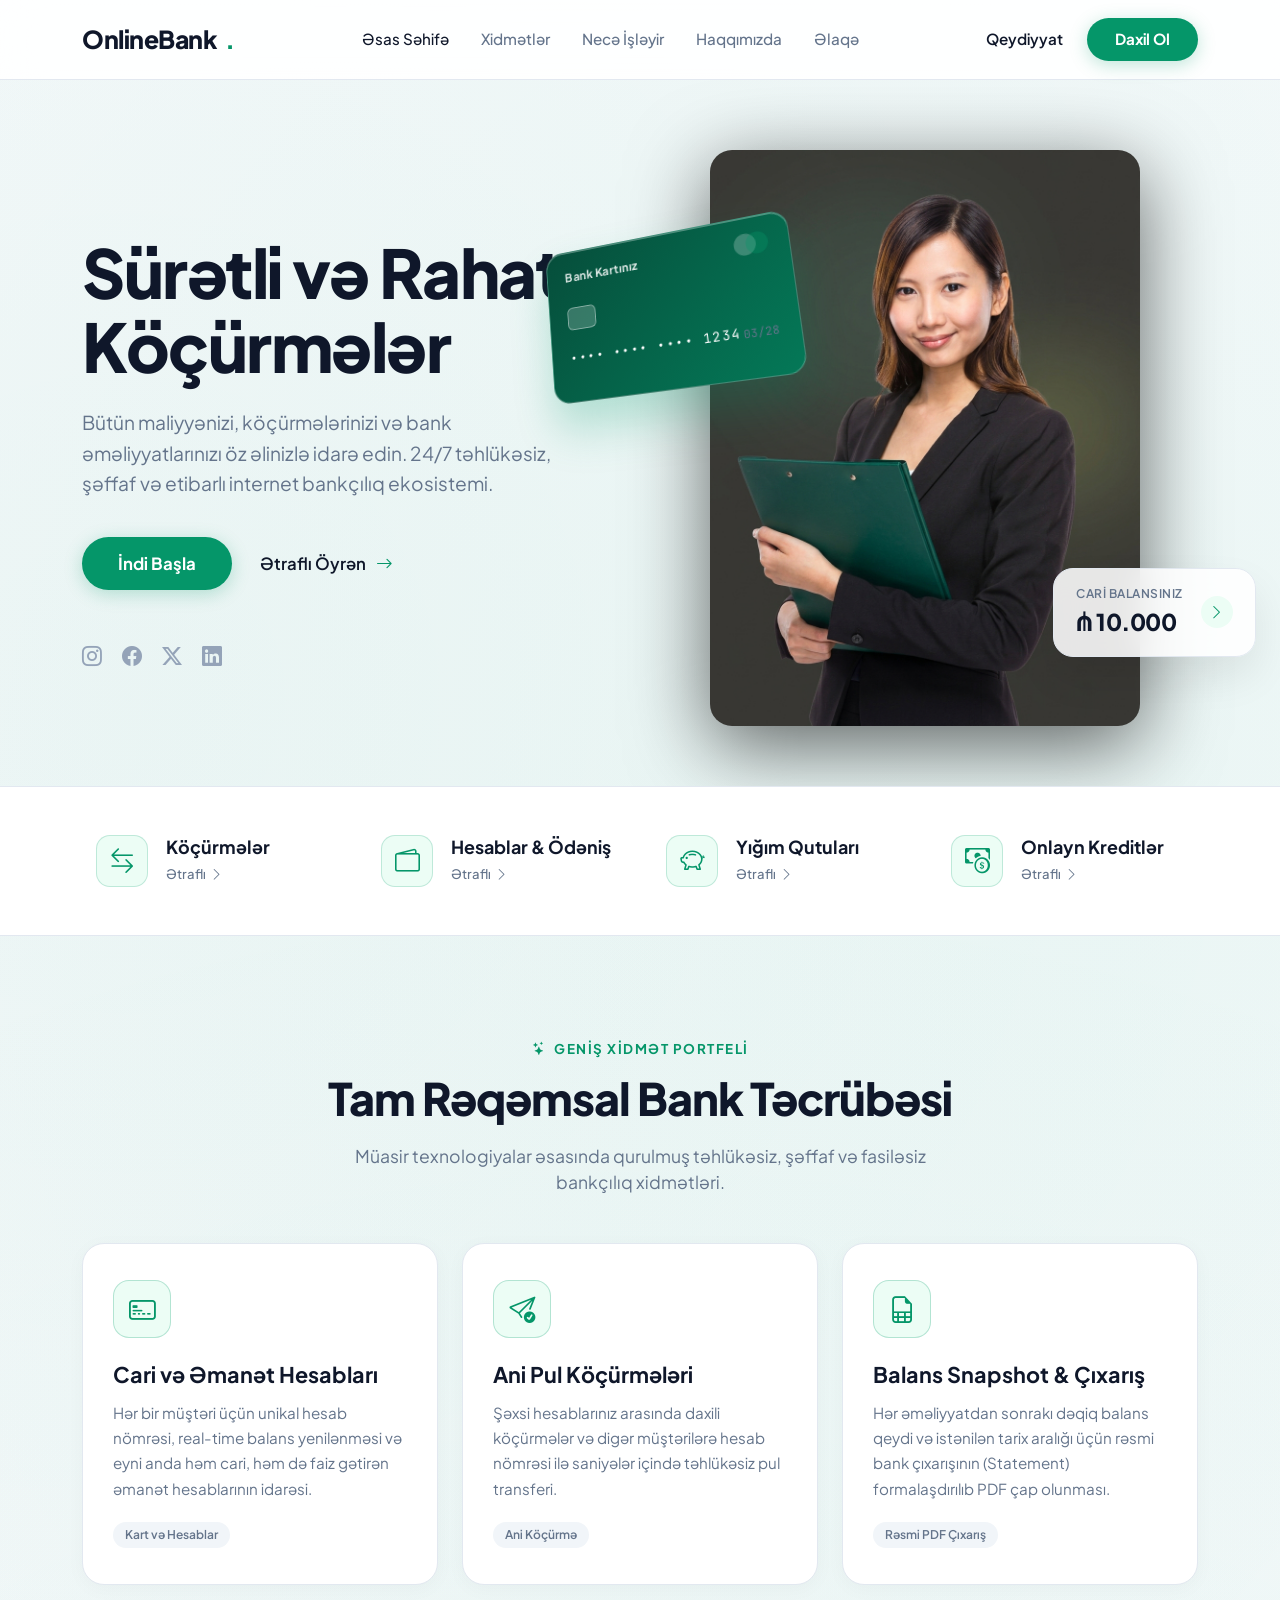
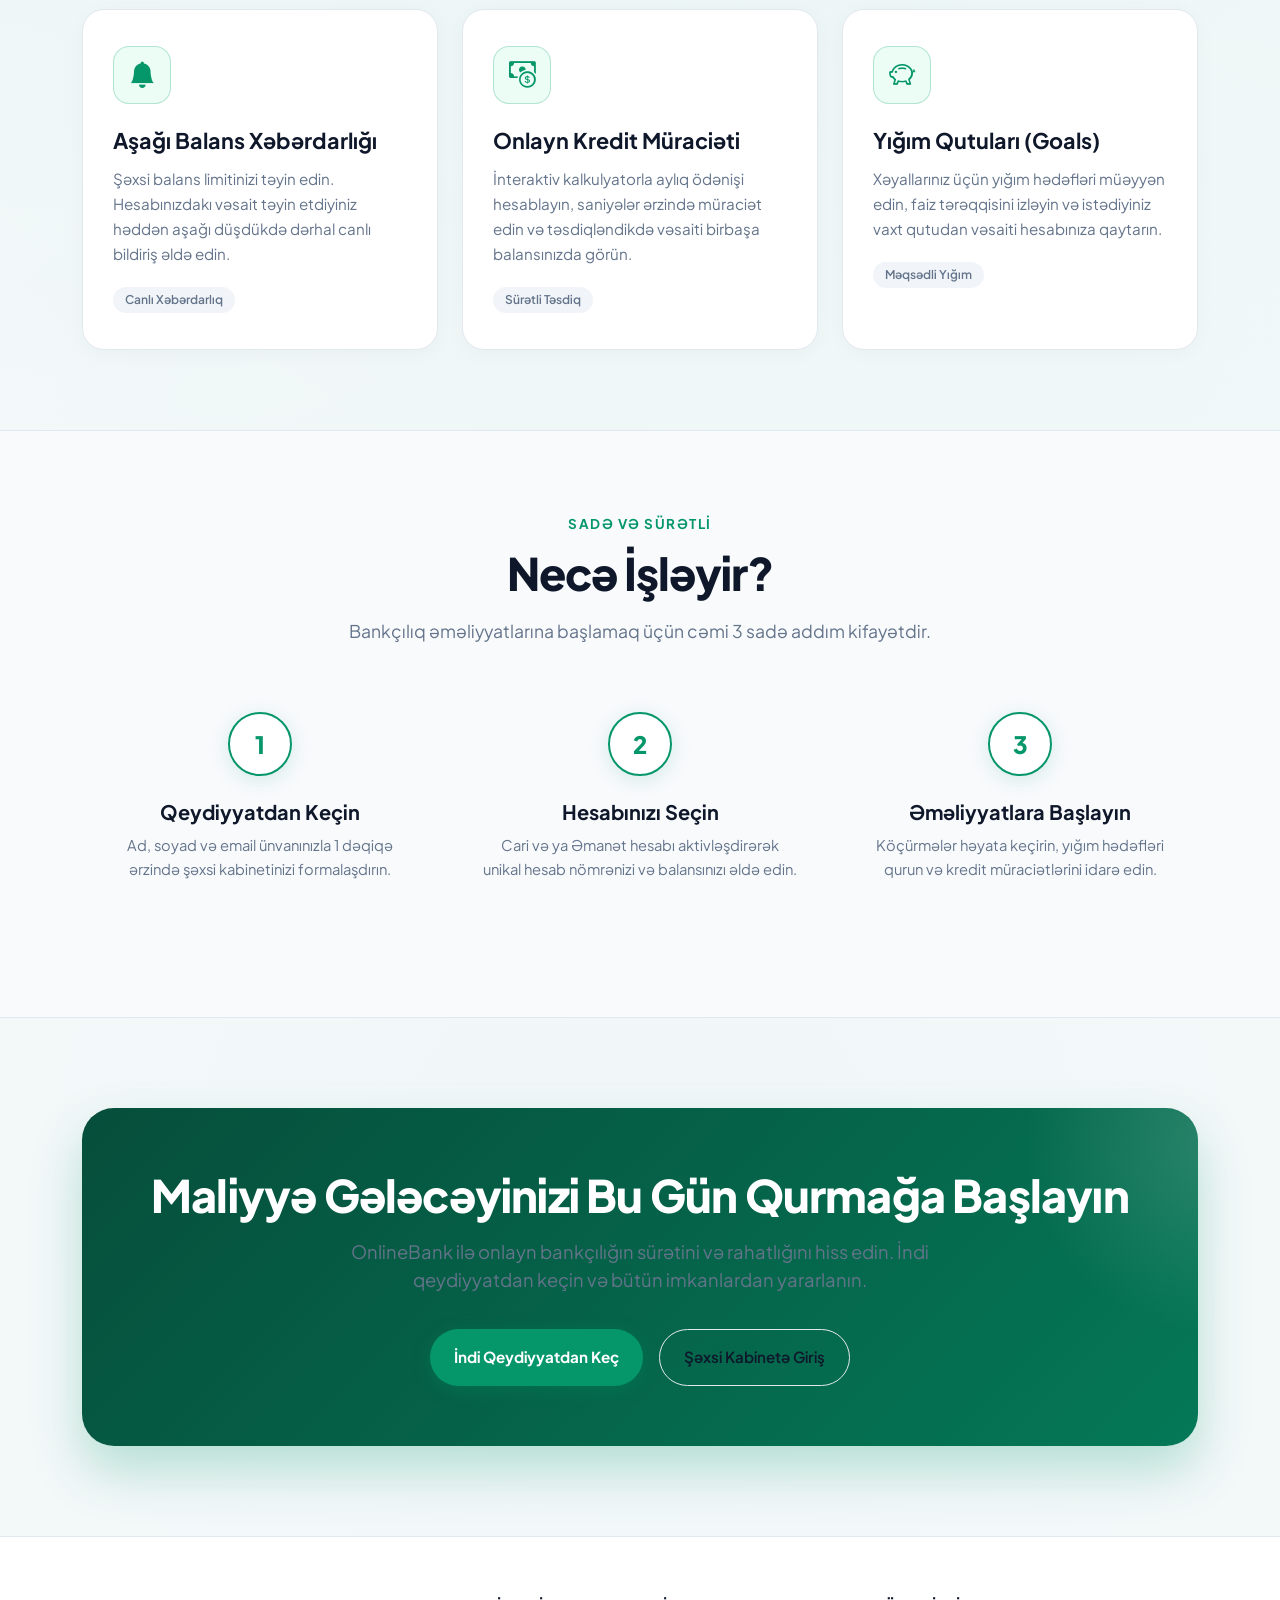
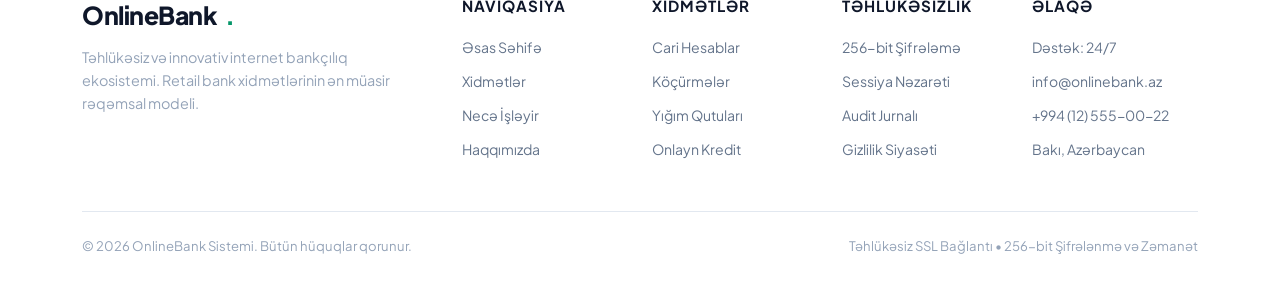
<file: Online Banking Frontend/index.html>
<!DOCTYPE html>
<html lang="az" data-bs-theme="light">
<head>
    <meta charset="UTF-8">
    <meta name="viewport" content="width=device-width, initial-scale=1.0">
    <title>OnlineBank | Modern Onlayn Bankçılıq Sistemi</title>

    <!-- Google Fonts: Plus Jakarta Sans & JetBrains Mono -->
    <link rel="preconnect" href="https://fonts.googleapis.com">
    <link rel="preconnect" href="https://fonts.gstatic.com" crossorigin>
    <link href="https://fonts.googleapis.com/css2?family=JetBrains+Mono:wght@400;600;700&family=Plus+Jakarta+Sans:wght@300;400;500;600;700;800&display=swap" rel="stylesheet">

    <!-- Bootstrap 5 CSS -->
    <link href="https://cdn.jsdelivr.net/npm/bootstrap@5.3.3/dist/css/bootstrap.min.css" rel="stylesheet">
    
    <!-- Bootstrap Icons -->
    <link rel="stylesheet" href="https://cdn.jsdelivr.net/npm/bootstrap-icons@1.11.3/font/bootstrap-icons.css">

    <!-- Custom Design System Stylesheet -->
    <link rel="stylesheet" href="css/style.css">
</head>
<body>

    <!-- ======================================================================
         SITE HEADER / NAVBAR (OnlineBank Style)
         ====================================================================== -->
    <header class="site-header">
        <div class="container">
            <div class="d-flex align-items-center justify-content-between">
                
                <!-- Left: Brand Logo -->
                <a href="index.html" class="brand-logo">
                    OnlineBank<span class="brand-dot">.</span>
                </a>

                <!-- Center: Navigation Links -->
                <ul class="nav-links-center">
                    <li><a href="#" class="active">Əsas Səhifə</a></li>
                    <li><a href="#services">Xidmətlər</a></li>
                    <li><a href="#how-it-works">Necə İşləyir</a></li>
                    <li><a href="#about">Haqqımızda</a></li>
                    <li><a href="#contact">Əlaqə</a></li>
                </ul>

                <!-- Right: Action Buttons -->
                <div class="nav-action-right" id="navAuthArea">
                    <a href="#" class="btn-link-create" data-bs-toggle="modal" data-bs-target="#registerModal">Qeydiyyat</a>
                    <button type="button" class="btn-pill-lime" data-bs-toggle="modal" data-bs-target="#loginModal">
                        Daxil Ol
                    </button>
                </div>

            </div>
        </div>
    </header>

    <!-- ======================================================================
         HERO SECTION (Matching Reference Screenshot)
         ====================================================================== -->
    <section class="hero-section">
        <div class="container">
            <div class="row align-items-center">
                
                <!-- Left: Hero Content -->
                <div class="col-lg-6 hero-content">
                    <h1 class="hero-title">
                        Sürətli və Rahat<br>
                        Köçürmələr
                    </h1>

                    <p class="hero-subtitle">
                        Bütün maliyyənizi, köçürmələrinizi və bank əməliyyatlarınızı öz əlinizlə idarə edin. 24/7 təhlükəsiz, şəffaf və etibarlı internet bankçılıq ekosistemi.
                    </p>

                    <!-- CTA Buttons -->
                    <div class="hero-cta-group">
                        <button type="button" class="btn-pill-lime hero-btn-started" data-bs-toggle="modal" data-bs-target="#registerModal">
                            İndi Başla
                        </button>
                        <a href="#services" class="hero-link-learn">
                            <span>Ətraflı Öyrən</span>
                            <i class="bi bi-arrow-right"></i>
                        </a>
                    </div>

                    <!-- Social Icons -->
                    <ul class="hero-social-list">
                        <li><a href="#" aria-label="Instagram"><i class="bi bi-instagram"></i></a></li>
                        <li><a href="#" aria-label="Facebook"><i class="bi bi-facebook"></i></a></li>
                        <li><a href="#" aria-label="Twitter"><i class="bi bi-twitter-x"></i></a></li>
                        <li><a href="#" aria-label="LinkedIn"><i class="bi bi-linkedin"></i></a></li>
                    </ul>
                </div>

                <!-- Right: Visual Composition with Banker, Floating Card & Balance Widget -->
                <div class="col-lg-6 hero-visual-wrapper">
                    
                    <!-- Floating 3D Credit Card -->
                    <div class="floating-card-3d">
                        <div class="fcard-top">
                            <span class="fcard-title">Bank Kartınız</span>
                            <div class="fcard-mc-circles">
                                <span class="mc-circle mc-red"></span>
                                <span class="mc-circle mc-yellow"></span>
                            </div>
                        </div>

                        <div class="fcard-chip"></div>

                        <div class="fcard-bottom">
                            <span class="fcard-number">•••• •••• •••• 1234</span>
                            <span class="fcard-expiry">03/28</span>
                        </div>
                    </div>

                    <!-- Hero Banker Image -->
                    <div class="hero-image-container">
                        <img src="images/hero_banker.jpg" alt="Bank Təmsilçisi" class="hero-person-img">
                    </div>

                    <!-- Floating Balance Pill Widget -->
                    <div class="floating-balance-pill" data-bs-toggle="modal" data-bs-target="#loginModal" title="Giriş edərək balansınızı görün">
                        <div>
                            <div class="fbal-label">Cari Balansınız</div>
                            <div class="fbal-amount">₼ 10.000</div>
                        </div>
                        <div class="fbal-arrow">
                            <i class="bi bi-chevron-right"></i>
                        </div>
                    </div>

                </div>

            </div>
        </div>
    </section>

    <!-- ======================================================================
         FEATURE STRIP (4 Pillars: Köçürmələr, Hesablar, Yığım, Kreditlər)
         ====================================================================== -->
    <section class="feature-strip-section" id="pillars">
        <div class="container">
            <div class="row g-4">
                
                <!-- 1. Transfer -->
                <div class="col-md-6 col-lg-3">
                    <div class="feature-pillar-item">
                        <div class="pillar-icon-box">
                            <i class="bi bi-arrow-left-right"></i>
                        </div>
                        <div>
                            <h3 class="pillar-title">Köçürmələr</h3>
                            <a href="#services" class="pillar-learn-link">
                                <span>Ətraflı</span>
                                <i class="bi bi-chevron-right"></i>
                            </a>
                        </div>
                    </div>
                </div>

                <!-- 2. Payment & Accounts -->
                <div class="col-md-6 col-lg-3">
                    <div class="feature-pillar-item">
                        <div class="pillar-icon-box">
                            <i class="bi bi-wallet2"></i>
                        </div>
                        <div>
                            <h3 class="pillar-title">Hesablar & Ödəniş</h3>
                            <a href="#services" class="pillar-learn-link">
                                <span>Ətraflı</span>
                                <i class="bi bi-chevron-right"></i>
                            </a>
                        </div>
                    </div>
                </div>

                <!-- 3. Online Shopping & Savings -->
                <div class="col-md-6 col-lg-3">
                    <div class="feature-pillar-item">
                        <div class="pillar-icon-box">
                            <i class="bi bi-piggy-bank"></i>
                        </div>
                        <div>
                            <h3 class="pillar-title">Yığım Qutuları</h3>
                            <a href="#services" class="pillar-learn-link">
                                <span>Ətraflı</span>
                                <i class="bi bi-chevron-right"></i>
                            </a>
                        </div>
                    </div>
                </div>

                <!-- 4. Investment & Loans -->
                <div class="col-md-6 col-lg-3">
                    <div class="feature-pillar-item">
                        <div class="pillar-icon-box">
                            <i class="bi bi-cash-coin"></i>
                        </div>
                        <div>
                            <h3 class="pillar-title">Onlayn Kreditlər</h3>
                            <a href="#services" class="pillar-learn-link">
                                <span>Ətraflı</span>
                                <i class="bi bi-chevron-right"></i>
                            </a>
                        </div>
                    </div>
                </div>

            </div>
        </div>
    </section>

            </div>
        </div>
    </section>

    <!-- ======================================================================
         EXTENDED SERVICES & MANDATORY FEATURES (F1 - F8)
         ====================================================================== -->
    <section class="services-section" id="services">
        <div class="container">
            
            <div class="text-center mb-5">
                <span class="section-header-tag">
                    <i class="bi bi-stars"></i>
                    Geniş Xidmət Portfeli
                </span>
                <h2 class="section-title">Tam Rəqəmsal Bank Təcrübəsi</h2>
                <p class="section-desc mx-auto">
                    Müasir texnologiyalar əsasında qurulmuş təhlükəsiz, şəffaf və fasiləsiz bankçılıq xidmətləri.
                </p>
            </div>

            <div class="row g-4">
                
                <!-- F2: Multiple Account Types -->
                <div class="col-md-6 col-lg-4">
                    <div class="feature-card-luxury">
                        <div class="feature-card-icon">
                            <i class="bi bi-credit-card-2-front"></i>
                        </div>
                        <h4 class="feature-card-title">Cari və Əmanət Hesabları</h4>
                        <p class="feature-card-text">
                            Hər bir müştəri üçün unikal hesab nömrəsi, real-time balans yenilənməsi və eyni anda həm cari, həm də faiz gətirən əmanət hesablarının idarəsi.
                        </p>
                        <span class="feature-badge-tag">Kart və Hesablar</span>
                    </div>
                </div>

                <!-- F3: Fund Transfer -->
                <div class="col-md-6 col-lg-4">
                    <div class="feature-card-luxury">
                        <div class="feature-card-icon">
                            <i class="bi bi-send-check"></i>
                        </div>
                        <h4 class="feature-card-title">Ani Pul Köçürmələri</h4>
                        <p class="feature-card-text">
                            Şəxsi hesablarınız arasında daxili köçürmələr və digər müştərilərə hesab nömrəsi ilə saniyələr içində təhlükəsiz pul transferi.
                        </p>
                        <span class="feature-badge-tag">Ani Köçürmə</span>
                    </div>
                </div>

                <!-- F4 & F5: Balance Snapshot & Statements -->
                <div class="col-md-6 col-lg-4">
                    <div class="feature-card-luxury">
                        <div class="feature-card-icon">
                            <i class="bi bi-file-earmark-spreadsheet"></i>
                        </div>
                        <h4 class="feature-card-title">Balans Snapshot & Çıxarış</h4>
                        <p class="feature-card-text">
                            Hər əməliyyatdan sonrakı dəqiq balans qeydi və istənilən tarix aralığı üçün rəsmi bank çıxarışının (Statement) formalaşdırılıb PDF çap olunması.
                        </p>
                        <span class="feature-badge-tag">Rəsmi PDF Çıxarış</span>
                    </div>
                </div>

                <!-- F7: Balance Alerts -->
                <div class="col-md-6 col-lg-4">
                    <div class="feature-card-luxury">
                        <div class="feature-card-icon">
                            <i class="bi bi-bell-fill"></i>
                        </div>
                        <h4 class="feature-card-title">Aşağı Balans Xəbərdarlığı</h4>
                        <p class="feature-card-text">
                            Şəxsi balans limitinizi təyin edin. Hesabınızdakı vəsait təyin etdiyiniz həddən aşağı düşdükdə dərhal canlı bildiriş əldə edin.
                        </p>
                        <span class="feature-badge-tag">Canlı Xəbərdarlıq</span>
                    </div>
                </div>

                <!-- F8: Loan Application -->
                <div class="col-md-6 col-lg-4">
                    <div class="feature-card-luxury">
                        <div class="feature-card-icon">
                            <i class="bi bi-cash-coin"></i>
                        </div>
                        <h4 class="feature-card-title">Onlayn Kredit Müraciəti</h4>
                        <p class="feature-card-text">
                            İnteraktiv kalkulyatorla aylıq ödənişi hesablayın, saniyələr ərzində müraciət edin və təsdiqləndikdə vəsaiti birbaşa balansınızda görün.
                        </p>
                        <span class="feature-badge-tag">Sürətli Təsdiq</span>
                    </div>
                </div>

                <!-- Savings Goals Tracker -->
                <div class="col-md-6 col-lg-4">
                    <div class="feature-card-luxury">
                        <div class="feature-card-icon">
                            <i class="bi bi-piggy-bank"></i>
                        </div>
                        <h4 class="feature-card-title">Yığım Qutuları (Goals)</h4>
                        <p class="feature-card-text">
                            Xəyallarınız üçün yığım hədəfləri müəyyən edin, faiz tərəqqisini izləyin və istədiyiniz vaxt qutudan vəsaiti hesabınıza qaytarın.
                        </p>
                        <span class="feature-badge-tag">Məqsədli Yığım</span>
                    </div>
                </div>

            </div>
        </div>
    </section>

    <!-- ======================================================================
         HOW IT WORKS (3 Steps)
         ====================================================================== -->
    <section class="steps-section" id="how-it-works">
        <div class="container">
            
            <div class="text-center mb-5">
                <span class="section-header-tag">Sadə Və Sürətli</span>
                <h2 class="section-title">Necə İşləyir?</h2>
                <p class="section-desc mx-auto">Bankçılıq əməliyyatlarına başlamaq üçün cəmi 3 sadə addım kifayətdir.</p>
            </div>

            <div class="row g-4">
                
                <div class="col-md-4">
                    <div class="step-card">
                        <div class="step-number-circle">1</div>
                        <h4 class="step-title">Qeydiyyatdan Keçin</h4>
                        <p class="step-text">Ad, soyad və email ünvanınızla 1 dəqiqə ərzində şəxsi kabinetinizi formalaşdırın.</p>
                    </div>
                </div>

                <div class="col-md-4">
                    <div class="step-card">
                        <div class="step-number-circle">2</div>
                        <h4 class="step-title">Hesabınızı Seçin</h4>
                        <p class="step-text">Cari və ya Əmanət hesabı aktivləşdirərək unikal hesab nömrənizi və balansınızı əldə edin.</p>
                    </div>
                </div>

                <div class="col-md-4">
                    <div class="step-card">
                        <div class="step-number-circle">3</div>
                        <h4 class="step-title">Əməliyyatlara Başlayın</h4>
                        <p class="step-text">Köçürmələr həyata keçirin, yığım hədəfləri qurun və kredit müraciətlərini idarə edin.</p>
                    </div>
                </div>

            </div>
        </div>
    </section>

    <!-- ======================================================================
         CTA BANNER
         ====================================================================== -->
    <section class="cta-banner-section" id="about">
        <div class="container">
            <div class="cta-banner-box">
                <h2 class="cta-heading">Maliyyə Gələcəyinizi Bu Gün Qurmağa Başlayın</h2>
                <p class="cta-subtext">
                    OnlineBank ilə onlayn bankçılığın sürətini və rahatlığını hiss edin. İndi qeydiyyatdan keçin və bütün imkanlardan yararlanın.
                </p>
                <div class="d-flex justify-content-center gap-3 flex-wrap">
                    <button type="button" class="btn-pill-lime px-4 py-3" data-bs-toggle="modal" data-bs-target="#registerModal">
                        İndi Qeydiyyatdan Keç
                    </button>
                    <button type="button" class="btn-pill-outline px-4 py-3" data-bs-toggle="modal" data-bs-target="#loginModal">
                        Şəxsi Kabinetə Giriş
                    </button>
                </div>
            </div>
        </div>
    </section>

    <!-- ======================================================================
         FOOTER
         ====================================================================== -->
    <footer class="site-footer" id="contact">
        <div class="container">
            <div class="row g-4">
                
                <div class="col-lg-4">
                    <a href="index.html" class="brand-logo">
                        OnlineBank<span class="brand-dot">.</span>
                    </a>
                    <p class="footer-brand-desc">
                        Təhlükəsiz və innovativ internet bankçılıq ekosistemi. Retail bank xidmətlərinin ən müasir rəqəmsal modeli.
                    </p>
                </div>

                <div class="col-6 col-md-3 col-lg-2">
                    <h5 class="footer-heading">Naviqasiya</h5>
                    <ul class="footer-links-list">
                        <li><a href="#">Əsas Səhifə</a></li>
                        <li><a href="#services">Xidmətlər</a></li>
                        <li><a href="#how-it-works">Necə İşləyir</a></li>
                        <li><a href="#about">Haqqımızda</a></li>
                    </ul>
                </div>

                <div class="col-6 col-md-3 col-lg-2">
                    <h5 class="footer-heading">Xidmətlər</h5>
                    <ul class="footer-links-list">
                        <li><a href="accounts.html">Cari Hesablar</a></li>
                        <li><a href="transfer.html">Köçürmələr</a></li>
                        <li><a href="savings-goal.html">Yığım Qutuları</a></li>
                        <li><a href="loans.html">Onlayn Kredit</a></li>
                    </ul>
                </div>

                <div class="col-6 col-md-3 col-lg-2">
                    <h5 class="footer-heading">Təhlükəsizlik</h5>
                    <ul class="footer-links-list">
                        <li><a href="#">256-bit Şifrələmə</a></li>
                        <li><a href="#">Sessiya Nəzarəti</a></li>
                        <li><a href="#">Audit Jurnalı</a></li>
                        <li><a href="#">Gizlilik Siyasəti</a></li>
                    </ul>
                </div>

                <div class="col-6 col-md-3 col-lg-2">
                    <h5 class="footer-heading">Əlaqə</h5>
                    <ul class="footer-links-list">
                        <li><span class="text-muted small">Dəstək: 24/7</span></li>
                        <li><span class="text-muted small">info@onlinebank.az</span></li>
                        <li><span class="text-muted small">+994 (12) 555-00-22</span></li>
                        <li><span class="text-muted small">Bakı, Azərbaycan</span></li>
                    </ul>
                </div>

            </div>

            <div class="footer-bottom-bar">
                <span>&copy; 2026 OnlineBank Sistemi. Bütün hüquqlar qorunur.</span>
                <span>Təhlükəsiz SSL Bağlantı • 256-bit Şifrələnmə və Zəmanət</span>
            </div>
        </div>
    </footer>

    <!-- ======================================================================
         MODAL 1: LOGIN (Daxil Ol)
         ====================================================================== -->
    <div class="modal fade" id="loginModal" tabindex="-1" aria-labelledby="loginModalLabel" aria-hidden="true">
        <div class="modal-dialog modal-dialog-centered">
            <div class="modal-content custom-auth-modal">
                
                <div class="modal-header auth-modal-header">
                    <div>
                        <h4 class="modal-title fw-bold text-white mb-1" id="loginModalLabel">Şəxsi Kabinetə Giriş</h4>
                        <div class="text-muted small">Məlumatlarınızı daxil edərək hesabınıza daxil olun</div>
                    </div>
                    <button type="button" class="btn-close btn-close-white" data-bs-dismiss="modal" aria-label="Bağla"></button>
                </div>

                <div class="modal-body auth-modal-body">
                    <!-- Error / Success Alert -->
                    <div id="loginAlert" class="alert auth-alert-box d-none" role="alert"></div>

                    <form id="loginForm">
                        <div class="mb-3">
                            <label for="loginEmail" class="form-label-custom">
                                <i class="bi bi-envelope"></i> Email Ünvanı
                            </label>
                            <input type="email" class="form-control form-control-custom" id="loginEmail" placeholder="adınız@example.com" required>
                        </div>

                        <div class="mb-3">
                            <label for="loginPassword" class="form-label-custom">
                                <i class="bi bi-key"></i> Şifrə
                            </label>
                            <div class="input-group input-group-custom">
                                <input type="password" class="form-control form-control-custom" id="loginPassword" placeholder="••••••••" required>
                                <button type="button" class="btn btn-toggle-pwd" id="toggleLoginPwd">
                                    <i class="bi bi-eye" id="toggleLoginPwdIcon"></i>
                                </button>
                            </div>
                        </div>

                        <div class="d-flex justify-content-between align-items-center mb-4">
                            <div class="form-check">
                                <input class="form-check-input" type="checkbox" id="loginRememberMe">
                                <label class="form-check-label small" for="loginRememberMe">
                                    Məni xatırla
                                </label>
                            </div>
                            <a href="#" class="text-decoration-none small hover-lime" id="forgotPasswordLink">Şifrəni unutmusunuz?</a>
                        </div>

                        <button type="submit" class="btn-pill-lime w-100 py-3" id="loginSubmitBtn">
                            <span>Daxil Ol</span>
                        </button>
                    </form>

                    <div class="text-center mt-4 pt-3 border-top border-secondary border-opacity-25">
                        <span class="text-muted small">Hələ hesabınız yoxdur?</span>
                        <a href="#" class="text-decoration-none fw-bold small ms-1 hover-lime" data-bs-toggle="modal" data-bs-target="#registerModal">
                            Qeydiyyatdan Keçin
                        </a>
                    </div>
                </div>

            </div>
        </div>
    </div>

    <!-- ======================================================================
         MODAL 2: REGISTER (Qeydiyyat)
         ====================================================================== -->
    <div class="modal fade" id="registerModal" tabindex="-1" aria-labelledby="registerModalLabel" aria-hidden="true">
        <div class="modal-dialog modal-dialog-centered modal-lg">
            <div class="modal-content custom-auth-modal">
                
                <div class="modal-header auth-modal-header">
                    <div>
                        <h4 class="modal-title fw-bold text-white mb-1" id="registerModalLabel">Yeni Hesab Yaradın</h4>
                        <div class="text-muted small">Onlayn Bankçılıq sisteminə 1 dəqiqə ərzində qoşulun</div>
                    </div>
                    <button type="button" class="btn-close btn-close-white" data-bs-dismiss="modal" aria-label="Bağla"></button>
                </div>

                <div class="modal-body auth-modal-body">
                    <!-- Error / Success Alert -->
                    <div id="registerAlert" class="alert auth-alert-box d-none" role="alert"></div>

                    <form id="registerForm">
                        <div class="row g-3">
                            
                            <div class="col-md-6">
                                <label for="regFirstName" class="form-label-custom">
                                    <i class="bi bi-person"></i> Ad
                                </label>
                                <input type="text" class="form-control form-control-custom" id="regFirstName" placeholder="Adınız" required>
                            </div>

                            <div class="col-md-6">
                                <label for="regLastName" class="form-label-custom">
                                    <i class="bi bi-person"></i> Soyad
                                </label>
                                <input type="text" class="form-control form-control-custom" id="regLastName" placeholder="Soyadınız" required>
                            </div>

                            <div class="col-md-6">
                                <label for="regUserName" class="form-label-custom">
                                    <i class="bi bi-at"></i> İstifadəçi Adı
                                </label>
                                <input type="text" class="form-control form-control-custom" id="regUserName" placeholder="istifadeci_adi" required>
                            </div>

                            <div class="col-md-6">
                                <label for="regPhone" class="form-label-custom">
                                    <i class="bi bi-telephone"></i> Mobil Nömrə
                                </label>
                                <input type="tel" class="form-control form-control-custom" id="regPhone" placeholder="+994 50 123 45 67" required>
                            </div>

                            <div class="col-12">
                                <label for="regEmail" class="form-label-custom">
                                    <i class="bi bi-envelope"></i> Email Ünvanı
                                </label>
                                <input type="email" class="form-control form-control-custom" id="regEmail" placeholder="adınız@example.com" required>
                            </div>

                            <div class="col-md-6">
                                <label for="regPassword" class="form-label-custom">
                                    <i class="bi bi-lock"></i> Şifrə
                                </label>
                                <div class="input-group input-group-custom">
                                    <input type="password" class="form-control form-control-custom" id="regPassword" placeholder="••••••••" required>
                                    <button type="button" class="btn btn-toggle-pwd" id="toggleRegPwd">
                                        <i class="bi bi-eye" id="toggleRegPwdIcon"></i>
                                    </button>
                                </div>
                            </div>

                            <div class="col-md-6">
                                <label for="regConfirmPassword" class="form-label-custom">
                                    <i class="bi bi-shield-lock"></i> Şifrənin Təkrarı
                                </label>
                                <div class="input-group input-group-custom">
                                    <input type="password" class="form-control form-control-custom" id="regConfirmPassword" placeholder="••••••••" required>
                                    <button type="button" class="btn btn-toggle-pwd" id="toggleRegConfirmPwd">
                                        <i class="bi bi-eye" id="toggleRegConfirmPwdIcon"></i>
                                    </button>
                                </div>
                            </div>

                        </div>

                        <div class="mt-4">
                            <button type="submit" class="btn-pill-lime w-100 py-3" id="regSubmitBtn">
                                <span>Qeydiyyatı Tamamla</span>
                            </button>
                        </div>
                    </form>

                    <div class="text-center mt-4 pt-3 border-top border-secondary border-opacity-25">
                        <span class="text-muted small">Artıq qeydiyyatınız var?</span>
                        <a href="#" class="text-decoration-none fw-bold small ms-1 hover-lime" data-bs-toggle="modal" data-bs-target="#loginModal">
                            Daxil Olun
                        </a>
                    </div>
                </div>

            </div>
        </div>
    </div>

    <!-- ======================================================================
         MODAL 3: FORGOT PASSWORD (Şifrənin Bərpası)
         ====================================================================== -->
    <div class="modal fade" id="forgotPasswordModal" tabindex="-1" aria-labelledby="forgotPasswordModalLabel" aria-hidden="true">
        <div class="modal-dialog modal-dialog-centered">
            <div class="modal-content custom-auth-modal">
                
                <div class="modal-header auth-modal-header">
                    <div>
                        <h4 class="modal-title fw-bold text-white mb-1" id="forgotPasswordModalLabel">
                            <i class="bi bi-shield-lock text-success me-2"></i>Şifrənin Bərpası
                        </h4>
                        <div class="text-muted small" id="forgotModalSubtitle">Hesabınızın şifrəsini 2 sadə addımda yeniləyin</div>
                    </div>
                    <button type="button" class="btn-close btn-close-white" data-bs-dismiss="modal" aria-label="Bağla"></button>
                </div>

                <div class="modal-body auth-modal-body">
                    <!-- Error / Success Alert -->
                    <div id="forgotAlert" class="alert auth-alert-box d-none" role="alert"></div>

                    <!-- STEP 1: Enter Email -->
                    <div id="forgotStep1">
                        <p class="text-muted small mb-3">
                            Narahat olmayın! Qeydiyyatdan keçdiyiniz email ünvanını yazın, sizə şifrəni yeniləmək üçün 6 rəqəmli təsdiq kodu göndərək.
                        </p>

                        <form id="forgotSendCodeForm">
                            <div class="mb-4">
                                <label for="forgotEmail" class="form-label-custom">
                                    <i class="bi bi-envelope"></i> Email Ünvanı
                                </label>
                                <input type="email" class="form-control form-control-custom" id="forgotEmail" placeholder="adınız@example.com" required>
                            </div>

                            <button type="submit" class="btn-pill-lime w-100 py-3" id="forgotSendCodeBtn">
                                <span>Kodu Göndər</span>
                                <i class="bi bi-arrow-right ms-1"></i>
                            </button>
                        </form>
                    </div>

                    <!-- STEP 2: Enter OTP & New Password -->
                    <div id="forgotStep2" class="d-none">
                        <div class="alert alert-info py-2 px-3 small mb-3 d-flex align-items-center gap-2">
                            <i class="bi bi-info-circle-fill"></i>
                            <span>Təsdiq kodu email ünvanınıza göndərildi. Gələn 6 rəqəmli kodu və yeni şifrənizi daxil edin.</span>
                        </div>

                        <form id="forgotResetPasswordForm">
                            <div class="mb-3">
                                <label for="resetOtpCode" class="form-label-custom">
                                    <i class="bi bi-shield-check"></i> 6 Rəqəmli Təsdiq Kodu
                                </label>
                                <input type="text" maxlength="6" class="form-control form-control-custom text-center font-monospace fs-5" id="resetOtpCode" placeholder="••••••" required>
                            </div>

                            <div class="mb-3">
                                <label for="resetNewPassword" class="form-label-custom">
                                    <i class="bi bi-lock"></i> Yeni Şifrə
                                </label>
                                <div class="input-group input-group-custom">
                                    <input type="password" class="form-control form-control-custom" id="resetNewPassword" placeholder="Ən azı 6 simvol" required minlength="6">
                                    <button type="button" class="btn btn-toggle-pwd" id="toggleResetPwd">
                                        <i class="bi bi-eye" id="toggleResetPwdIcon"></i>
                                    </button>
                                </div>
                            </div>

                            <div class="mb-4">
                                <label for="resetConfirmPassword" class="form-label-custom">
                                    <i class="bi bi-shield-lock"></i> Yeni Şifrənin Təkrarı
                                </label>
                                <div class="input-group input-group-custom">
                                    <input type="password" class="form-control form-control-custom" id="resetConfirmPassword" placeholder="Şifrəni təkrar daxil edin" required minlength="6">
                                    <button type="button" class="btn btn-toggle-pwd" id="toggleResetConfirmPwd">
                                        <i class="bi bi-eye" id="toggleResetConfirmPwdIcon"></i>
                                    </button>
                                </div>
                            </div>

                            <button type="submit" class="btn-pill-lime w-100 py-3" id="resetPasswordSubmitBtn">
                                <span>Şifrəni Yenilə</span>
                                <i class="bi bi-check2-circle ms-1"></i>
                            </button>
                        </form>
                    </div>

                    <div class="text-center mt-4 pt-3 border-top border-secondary border-opacity-25">
                        <a href="#" class="text-decoration-none small hover-lime" id="backToLoginFromForgot">
                            <i class="bi bi-arrow-left me-1"></i> Giriş ekranına qayıt
                        </a>
                    </div>
                </div>

            </div>
        </div>
    </div>

    <!-- Bootstrap 5 JS Bundle -->
    <script src="https://cdn.jsdelivr.net/npm/bootstrap@5.3.3/dist/js/bootstrap.bundle.min.js"></script>

    <!-- API Config & Landing Page Auth Controller -->
    <script src="js/config.js"></script>
    <script>
        document.addEventListener("DOMContentLoaded", function () {
            // Check if already authenticated (strict per-tab session isolation)
            const token = getAuthToken();
            const fullName = getAuthFullName();
            const navAuthArea = document.getElementById("navAuthArea");

            if (token && navAuthArea) {
                const roles = getAuthRoles();
                const targetPage = roles.includes("Admin") ? "admin.html" : "dashboard.html";
                const userInitial = fullName ? fullName.charAt(0).toUpperCase() : "U";

                navAuthArea.innerHTML = `
                    <div class="d-flex align-items-center gap-3">
                        <a href="${targetPage}" class="btn-pill-lime">
                            <i class="bi bi-speedometer2 me-1"></i> Panelə Keç
                        </a>
                        <div class="dropdown">
                            <button class="btn btn-sm btn-outline-secondary rounded-pill px-3 dropdown-toggle text-white" type="button" data-bs-toggle="dropdown">
                                <span class="badge bg-light text-dark rounded-circle me-1">${userInitial}</span> ${fullName || 'Hesab'}
                            </button>
                            <ul class="dropdown-menu dropdown-menu-end dropdown-menu-dark">
                                <li><a class="dropdown-item" href="${targetPage}">İdarəetmə Paneli</a></li>
                                <li><a class="dropdown-item" href="accounts.html">Hesablarım</a></li>
                                <li><hr class="dropdown-divider"></li>
                                <li><a class="dropdown-item text-danger" href="#" id="landingLogoutBtn">Çıxış</a></li>
                            </ul>
                        </div>
                    </div>
                `;

                const landingLogoutBtn = document.getElementById("landingLogoutBtn");
                if (landingLogoutBtn) {
                    landingLogoutBtn.addEventListener("click", function (e) {
                        e.preventDefault();
                        localStorage.clear();
                        sessionStorage.clear();
                        window.location.reload();
                    });
                }
            }

            // Password Toggle Helper
            function setupPwdToggle(btnId, inputId, iconId) {
                const btn = document.getElementById(btnId);
                const input = document.getElementById(inputId);
                const icon = document.getElementById(iconId);
                if (btn && input && icon) {
                    btn.addEventListener("click", function () {
                        const isPwd = input.getAttribute("type") === "password";
                        input.setAttribute("type", isPwd ? "text" : "password");
                        icon.classList.replace(isPwd ? "bi-eye" : "bi-eye-slash", isPwd ? "bi-eye-slash" : "bi-eye");
                    });
                }
            }

            setupPwdToggle("toggleLoginPwd", "loginPassword", "toggleLoginPwdIcon");
            setupPwdToggle("toggleRegPwd", "regPassword", "toggleRegPwdIcon");
            setupPwdToggle("toggleRegConfirmPwd", "regConfirmPassword", "toggleRegConfirmPwdIcon");

            // Handle Login Form Submit
            const loginForm = document.getElementById("loginForm");
            const loginAlert = document.getElementById("loginAlert");
            const loginSubmitBtn = document.getElementById("loginSubmitBtn");

            if (loginForm) {
                loginForm.addEventListener("submit", async function (e) {
                    e.preventDefault();
                    if (loginAlert) loginAlert.classList.add("d-none");

                    const email = document.getElementById("loginEmail").value.trim();
                    const password = document.getElementById("loginPassword").value;
                    const rememberMe = document.getElementById("loginRememberMe").checked;

                    const originalBtnHtml = loginSubmitBtn.innerHTML;
                    loginSubmitBtn.disabled = true;
                    loginSubmitBtn.innerHTML = `<span>Daxil olunur...</span> <span class="spinner-border spinner-border-sm ms-2"></span>`;

                    try {
                        const response = await fetch(`${API_BASE_URL}/auth/login`, {
                            method: "POST",
                            headers: { "Content-Type": "application/json" },
                            body: JSON.stringify({ email, password, rememberMe })
                        });

                        const data = await response.json();

                        if (!response.ok) {
                            throw new Error(data.message || "Email və ya şifrə yanlışdır.");
                        }

                        // Save tokens (always in sessionStorage, in localStorage only if rememberMe)
                        sessionStorage.setItem("token", data.token);
                        sessionStorage.setItem("fullName", data.fullName);
                        sessionStorage.setItem("roles", JSON.stringify(data.roles));

                        if (rememberMe) {
                            localStorage.setItem("token", data.token);
                            localStorage.setItem("fullName", data.fullName);
                            localStorage.setItem("roles", JSON.stringify(data.roles));
                        } else {
                            localStorage.removeItem("token");
                            localStorage.removeItem("fullName");
                            localStorage.removeItem("roles");
                        }

                        loginAlert.className = "alert alert-success auth-alert-box";
                        loginAlert.textContent = "Uğurla daxil oldunuz! Yönləndirilirsiniz...";
                        loginAlert.classList.remove("d-none");

                        setTimeout(() => {
                            if (data.roles && data.roles.includes("Admin")) {
                                window.location.href = "admin.html";
                            } else {
                                window.location.href = "dashboard.html";
                            }
                        }, 700);

                    } catch (error) {
                        loginAlert.className = "alert alert-danger auth-alert-box";
                        loginAlert.textContent = error.message;
                        loginAlert.classList.remove("d-none");
                    } finally {
                        loginSubmitBtn.disabled = false;
                        loginSubmitBtn.innerHTML = originalBtnHtml;
                    }
                });
            }

            // Handle Register Form Submit
            const registerForm = document.getElementById("registerForm");
            const registerAlert = document.getElementById("registerAlert");
            const regSubmitBtn = document.getElementById("regSubmitBtn");

            if (registerForm) {
                registerForm.addEventListener("submit", async function (e) {
                    e.preventDefault();
                    if (registerAlert) registerAlert.classList.add("d-none");

                    const firstName = document.getElementById("regFirstName").value.trim();
                    const lastName = document.getElementById("regLastName").value.trim();
                    const userName = document.getElementById("regUserName").value.trim();
                    const phoneNumber = document.getElementById("regPhone").value.trim();
                    const email = document.getElementById("regEmail").value.trim();
                    const password = document.getElementById("regPassword").value;
                    const confirmPassword = document.getElementById("regConfirmPassword").value;

                    if (password !== confirmPassword) {
                        registerAlert.className = "alert alert-danger auth-alert-box";
                        registerAlert.textContent = "Daxil edilən şifrələr bir-biri ilə uyğun gəlmir.";
                        registerAlert.classList.remove("d-none");
                        return;
                    }

                    const originalBtnHtml = regSubmitBtn.innerHTML;
                    regSubmitBtn.disabled = true;
                    regSubmitBtn.innerHTML = `<span>Hesab yaradılır...</span> <span class="spinner-border spinner-border-sm ms-2"></span>`;

                    try {
                        const response = await fetch(`${API_BASE_URL}/auth/register`, {
                            method: "POST",
                            headers: { "Content-Type": "application/json" },
                            body: JSON.stringify({
                                userName, firstName, lastName, email, password, phoneNumber
                            })
                        });

                        const data = await response.json();

                        if (!response.ok) {
                            throw new Error(data.message || "Qeydiyyat zamanı xəta baş verdi.");
                        }

                        // Save tokens
                        localStorage.setItem("token", data.token);
                        localStorage.setItem("fullName", data.fullName);
                        localStorage.setItem("roles", JSON.stringify(data.roles));
                        sessionStorage.setItem("token", data.token);
                        sessionStorage.setItem("fullName", data.fullName);
                        sessionStorage.setItem("roles", JSON.stringify(data.roles));

                        registerAlert.className = "alert alert-success auth-alert-box";
                        registerAlert.textContent = "Qeydiyyat uğurla tamamlandı! Yönləndirilirsiniz...";
                        registerAlert.classList.remove("d-none");

                        setTimeout(() => {
                            window.location.href = "dashboard.html";
                        }, 800);

                    } catch (error) {
                        registerAlert.className = "alert alert-danger auth-alert-box";
                        registerAlert.textContent = error.message;
                        registerAlert.classList.remove("d-none");
                    } finally {
                        regSubmitBtn.disabled = false;
                        regSubmitBtn.innerHTML = originalBtnHtml;
                    }
                });
            }

            // ======================================================================
            // FORGOT & RESET PASSWORD CONTROLLER
            // ======================================================================
            setupPwdToggle("toggleResetPwd", "resetNewPassword", "toggleResetPwdIcon");
            setupPwdToggle("toggleResetConfirmPwd", "resetConfirmPassword", "toggleResetConfirmPwdIcon");

            const forgotPasswordLink = document.getElementById("forgotPasswordLink");
            const forgotModalEl = document.getElementById("forgotPasswordModal");
            const loginModalEl = document.getElementById("loginModal");
            const backToLoginFromForgot = document.getElementById("backToLoginFromForgot");

            const forgotStep1 = document.getElementById("forgotStep1");
            const forgotStep2 = document.getElementById("forgotStep2");
            const forgotAlert = document.getElementById("forgotAlert");
            const forgotEmailInput = document.getElementById("forgotEmail");
            const resetOtpCodeInput = document.getElementById("resetOtpCode");
            const resetNewPasswordInput = document.getElementById("resetNewPassword");
            const resetConfirmPasswordInput = document.getElementById("resetConfirmPassword");

            const forgotSendCodeForm = document.getElementById("forgotSendCodeForm");
            const forgotSendCodeBtn = document.getElementById("forgotSendCodeBtn");
            const forgotResetPasswordForm = document.getElementById("forgotResetPasswordForm");
            const resetPasswordSubmitBtn = document.getElementById("resetPasswordSubmitBtn");

            let activeRecoveryEmail = "";

            function showForgotAlert(msg, type = "danger") {
                if (!forgotAlert) return;
                forgotAlert.className = `alert alert-${type} auth-alert-box`;
                forgotAlert.textContent = msg;
                forgotAlert.classList.remove("d-none");
            }

            function hideForgotAlert() {
                if (forgotAlert) forgotAlert.classList.add("d-none");
            }

            // 1. Open Forgot Password Modal
            if (forgotPasswordLink && forgotModalEl && loginModalEl) {
                forgotPasswordLink.addEventListener("click", function (e) {
                    e.preventDefault();
                    hideForgotAlert();

                    const loginModalInstance = bootstrap.Modal.getInstance(loginModalEl);
                    if (loginModalInstance) loginModalInstance.hide();

                    // Pre-fill email if entered in login
                    const loginEmailVal = document.getElementById("loginEmail")?.value.trim() || "";
                    if (forgotEmailInput && loginEmailVal) {
                        forgotEmailInput.value = loginEmailVal;
                    }

                    // Reset to Step 1
                    if (forgotStep1) forgotStep1.classList.remove("d-none");
                    if (forgotStep2) forgotStep2.classList.add("d-none");

                    const forgotModalInstance = bootstrap.Modal.getOrCreateInstance(forgotModalEl);
                    forgotModalInstance.show();
                });
            }

            // 2. Back to Login
            if (backToLoginFromForgot && forgotModalEl && loginModalEl) {
                backToLoginFromForgot.addEventListener("click", function (e) {
                    e.preventDefault();
                    const forgotModalInstance = bootstrap.Modal.getInstance(forgotModalEl);
                    if (forgotModalInstance) forgotModalInstance.hide();

                    const loginModalInstance = bootstrap.Modal.getOrCreateInstance(loginModalEl);
                    loginModalInstance.show();
                });
            }

            // 3. Step 1: Send OTP Code
            if (forgotSendCodeForm) {
                forgotSendCodeForm.addEventListener("submit", async function (e) {
                    e.preventDefault();
                    hideForgotAlert();

                    const email = forgotEmailInput.value.trim();
                    if (!email) {
                        showForgotAlert("Zəhmət olmasa email ünvanınızı daxil edin.");
                        return;
                    }

                    activeRecoveryEmail = email;
                    const originalBtnHtml = forgotSendCodeBtn.innerHTML;
                    forgotSendCodeBtn.disabled = true;
                    forgotSendCodeBtn.innerHTML = `<span>Kod göndərilir...</span> <span class="spinner-border spinner-border-sm ms-2"></span>`;

                    try {
                        const res = await fetch(`${API_BASE_URL}/auth/forgot-password`, {
                            method: "POST",
                            headers: { "Content-Type": "application/json" },
                            body: JSON.stringify({ email })
                        });

                        const data = await res.json();
                        if (!res.ok) {
                            throw new Error(data.message || "Təsdiq kodu göndərilərkən xəta baş verdi.");
                        }

                        // Switch to Step 2
                        forgotStep1.classList.add("d-none");
                        forgotStep2.classList.remove("d-none");

                        if (resetOtpCodeInput) {
                            resetOtpCodeInput.value = "";
                            resetOtpCodeInput.focus();
                        }

                    } catch (err) {
                        showForgotAlert(err.message);
                    } finally {
                        forgotSendCodeBtn.disabled = false;
                        forgotSendCodeBtn.innerHTML = originalBtnHtml;
                    }
                });
            }

            // 4. Step 2: Reset Password with OTP
            if (forgotResetPasswordForm) {
                forgotResetPasswordForm.addEventListener("submit", async function (e) {
                    e.preventDefault();
                    hideForgotAlert();

                    const otpCode = resetOtpCodeInput.value.trim();
                    const newPassword = resetNewPasswordInput.value;
                    const confirmPassword = resetConfirmPasswordInput.value;

                    if (!otpCode || otpCode.length < 6) {
                        showForgotAlert("Zəhmət olmasa 6 rəqəmli təsdiq kodunu tam daxil edin.");
                        return;
                    }

                    if (newPassword.length < 6) {
                        showForgotAlert("Yeni şifrə ən azı 6 simvoldan ibarət olmalıdır.");
                        return;
                    }

                    if (newPassword !== confirmPassword) {
                        showForgotAlert("Daxil edilən yeni şifrələr bir-biri ilə uyğun gəlmir.");
                        return;
                    }

                    const originalBtnHtml = resetPasswordSubmitBtn.innerHTML;
                    resetPasswordSubmitBtn.disabled = true;
                    resetPasswordSubmitBtn.innerHTML = `<span>Yenilənir...</span> <span class="spinner-border spinner-border-sm ms-2"></span>`;

                    try {
                        const res = await fetch(`${API_BASE_URL}/auth/reset-password`, {
                            method: "POST",
                            headers: { "Content-Type": "application/json" },
                            body: JSON.stringify({
                                email: activeRecoveryEmail,
                                otpCode,
                                newPassword
                            })
                        });

                        const data = await res.json();
                        if (!res.ok) {
                            throw new Error(data.message || "Şifrə yenilənərkən xəta baş verdi.");
                        }

                        showForgotAlert(data.message || "Şifrəniz uğurla yeniləndi! Giriş ekranına yönləndirilirsiniz...", "success");

                        // Pre-populate login form
                        const loginEmailInput = document.getElementById("loginEmail");
                        const loginPasswordInput = document.getElementById("loginPassword");
                        if (loginEmailInput) loginEmailInput.value = activeRecoveryEmail;
                        if (loginPasswordInput) loginPasswordInput.value = newPassword;

                        // After 1.2 seconds, close modal and open Login Modal
                        setTimeout(() => {
                            const forgotModalInstance = bootstrap.Modal.getInstance(forgotModalEl);
                            if (forgotModalInstance) forgotModalInstance.hide();

                            const loginModalInstance = bootstrap.Modal.getOrCreateInstance(loginModalEl);
                            loginModalInstance.show();

                            if (loginAlert) {
                                loginAlert.className = "alert alert-success auth-alert-box";
                                loginAlert.textContent = "Şifrəniz uğurla yeniləndi! Daxil ol düyməsini sıxın.";
                                loginAlert.classList.remove("d-none");
                            }
                        }, 1300);

                    } catch (err) {
                        showForgotAlert(err.message);
                    } finally {
                        resetPasswordSubmitBtn.disabled = false;
                        resetPasswordSubmitBtn.innerHTML = originalBtnHtml;
                    }
                });
            }
        });
    </script>
</body>
</html>
</file>
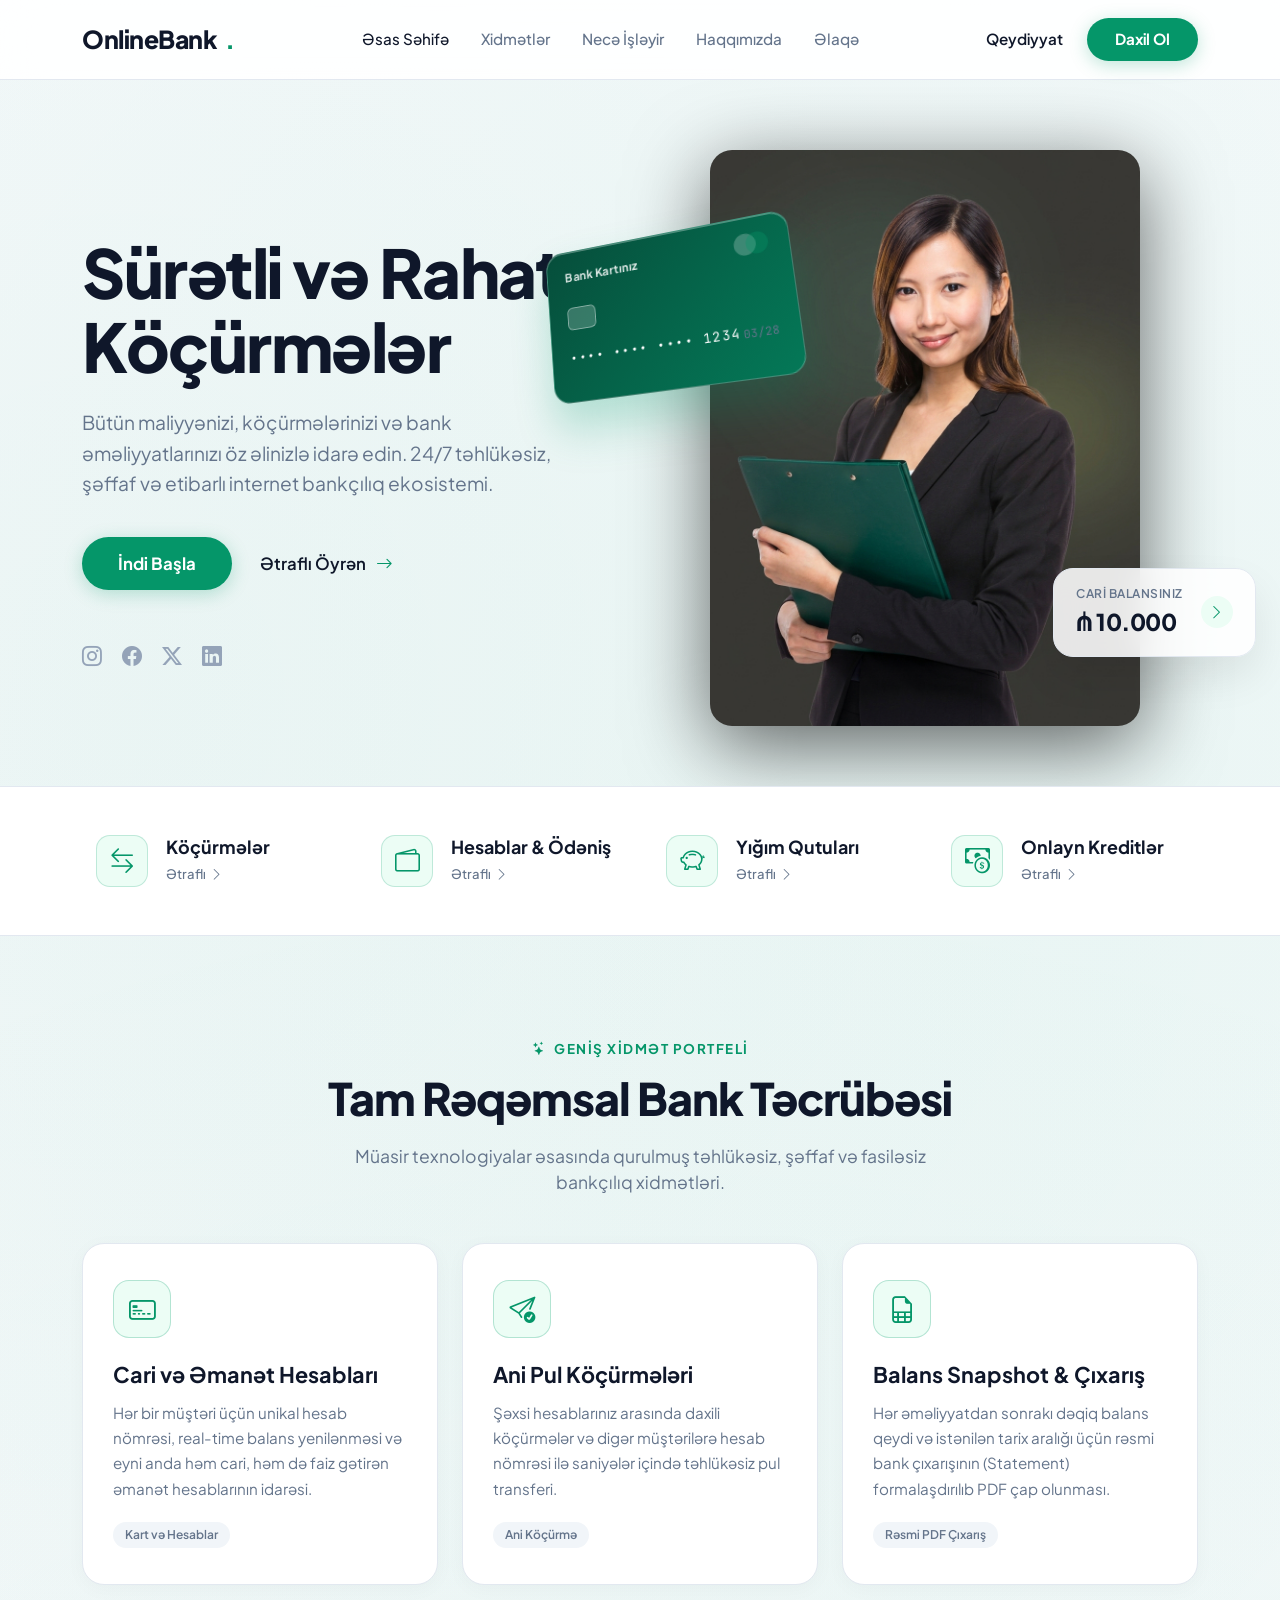
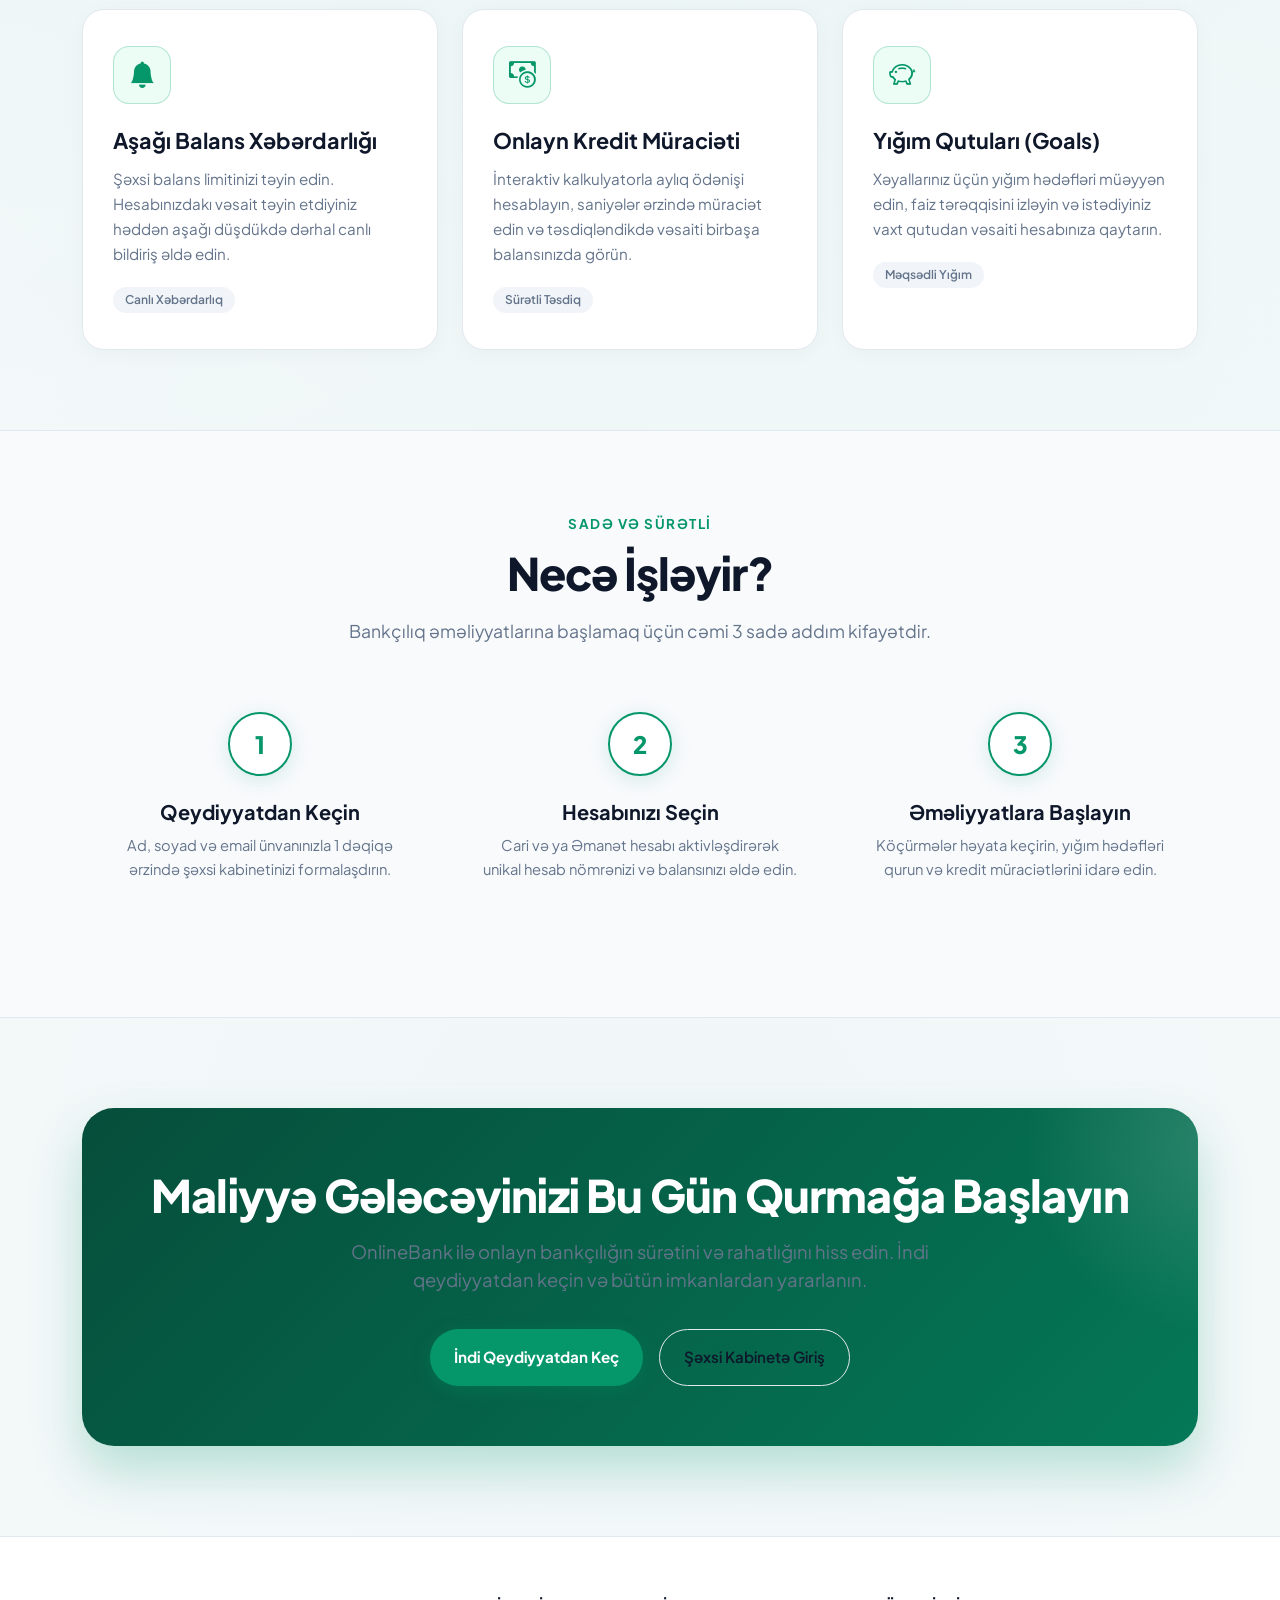
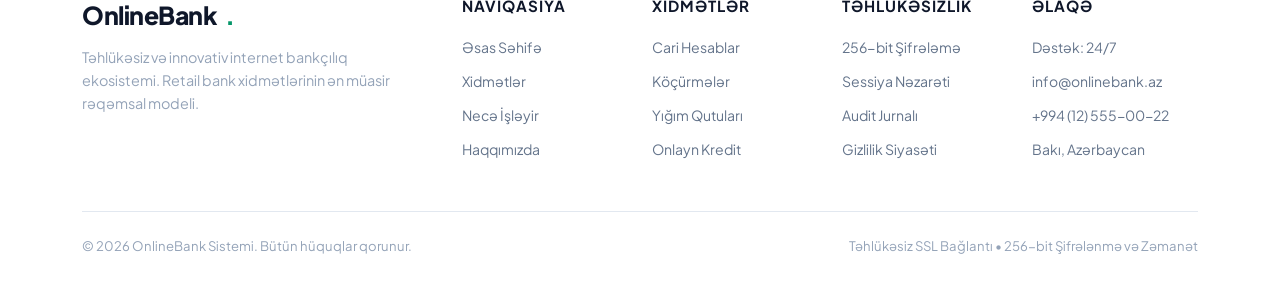
<file: Online Banking Frontend/accounts.html>
<!DOCTYPE html>
<html lang="az">
<head>
    <meta charset="UTF-8">
    <meta name="viewport" content="width=device-width, initial-scale=1.0">
    <title>OnlineBank | Hesablarım və Kartlarım</title>

    <!-- Google Fonts: Plus Jakarta Sans & JetBrains Mono -->
    <link rel="preconnect" href="https://fonts.googleapis.com">
    <link rel="preconnect" href="https://fonts.gstatic.com" crossorigin>
    <link href="https://fonts.googleapis.com/css2?family=JetBrains+Mono:wght@400;600;700&family=Plus+Jakarta+Sans:wght@300;400;500;600;700;800&display=swap" rel="stylesheet">

    <!-- Bootstrap 5 CSS -->
    <link href="https://cdn.jsdelivr.net/npm/bootstrap@5.3.3/dist/css/bootstrap.min.css" rel="stylesheet">
    
    <!-- Bootstrap Icons -->
    <link rel="stylesheet" href="https://cdn.jsdelivr.net/npm/bootstrap-icons@1.11.3/font/bootstrap-icons.css">

    <!-- Unified Project Stylesheet -->
    <link rel="stylesheet" href="css/style.css">
</head>
<body class="dashboard-body">

    <!-- ======================================================================
         1. LEFT SIDEBAR NAVIGATION (Zentro Structure)
         ====================================================================== -->
    <aside class="dash-sidebar" id="dashSidebar">
        <div>
            <!-- Brand Logo -->
            <a href="dashboard.html" class="sidebar-brand">
                <div class="brand-icon-box">
                    <i class="bi bi-shield-check"></i>
                </div>
                <span>OnlineBank</span>
            </a>

            <!-- Section 1: Əsas Menyu -->
            <div class="sidebar-section-title">ƏSAS MENYU</div>
            <ul class="sidebar-nav">
                <li>
                    <a href="dashboard.html" class="sidebar-link">
                        <i class="bi bi-grid-fill"></i>
                        <span>İdarəetmə Paneli</span>
                    </a>
                </li>
                <li>
                    <a href="transfer.html" class="sidebar-link">
                        <i class="bi bi-arrow-left-right"></i>
                        <span>Köçürmələr</span>
                    </a>
                </li>
                <li>
                    <a href="transactions.html" class="sidebar-link">
                        <i class="bi bi-clock-history"></i>
                        <span>Əməliyyatlar</span>
                    </a>
                </li>
                <li>
                    <a href="accounts.html" class="sidebar-link active">
                        <i class="bi bi-credit-card-2-front"></i>
                        <span>Kartlar & Hesablar</span>
                    </a>
                </li>
            </ul>

            <!-- Section 2: Dəstək & Xidmətlər -->
            <div class="sidebar-section-title mt-4">XİDMƏTLƏR & DƏSTƏK</div>
            <ul class="sidebar-nav">
                <li>
                    <a href="loans.html" class="sidebar-link">
                        <i class="bi bi-bank"></i>
                        <span>Kreditlər</span>
                    </a>
                </li>
                <li>
                    <a href="savings-goal.html" class="sidebar-link">
                        <i class="bi bi-piggy-bank"></i>
                        <span>Yığım Qutuları</span>
                    </a>
                </li>
                <li>
                    <a href="notifications.html" class="sidebar-link">
                        <i class="bi bi-bell"></i>
                        <span>Bildirişlər</span>
                        <span class="badge-nav" id="sidebarNotificationBadge" style="display: none;">0</span>
                    </a>
                </li>
                <li id="adminNavWrapper" style="display: none;">
                    <a href="admin.html" class="sidebar-link text-warning">
                        <i class="bi bi-shield-lock"></i>
                        <span>Admin Paneli</span>
                    </a>
                </li>
            </ul>
        </div>

        <!-- Sidebar Footer -->
        <div class="sidebar-footer">
            <a href="balance-alert.html" class="sidebar-link">
                <i class="bi bi-gear"></i>
                <span>Tənzimləmələr</span>
            </a>
            <a href="#" class="sidebar-link text-danger" id="dashLogoutBtn">
                <i class="bi bi-box-arrow-right"></i>
                <span>Çıxış</span>
            </a>
        </div>
    </aside>

    <!-- ======================================================================
         2. MAIN CONTENT AREA: MY ACCOUNTS & CARDS
         ====================================================================== -->
    <main class="dash-main">

        <!-- Topbar Toolbar -->
        <header class="dash-topbar">
            <!-- Header Title (Matching Screenshot: My Accounts) -->
            <div>
                <h1 class="h4 fw-bold text-white mb-1">Hesablarım və Kartlarım (My Accounts)</h1>
                <p class="text-muted small mb-0">Bütün maliyyə hesablarınızı və kartlarınızı vahid mərkəzdən idarə edin.</p>
            </div>

            <!-- Right Actions -->
            <div class="topbar-actions">
                <!-- Date Pill -->
                <div class="date-pill-btn">
                    <i class="bi bi-calendar3"></i>
                    <span id="currentDateDisplay">Bu ay</span>
                </div>

                <!-- Eye Toggle -->
                <button class="icon-btn" id="toggleBalanceVisibilityBtn" title="Balansları Gizlət / Göstər">
                    <i class="bi bi-eye" id="toggleEyeIcon"></i>
                </button>

                <!-- Notification Bell -->
                <a href="notifications.html" class="icon-btn" title="Bildirişlər">
                    <i class="bi bi-bell"></i>
                    <span class="badge-dot" id="unreadBadgeDot" style="display: none;"></span>
                </a>

                <!-- User Profile Dropdown -->
                <div class="dropdown">
                    <div class="user-profile-badge" data-bs-toggle="dropdown" aria-expanded="false">
                        <div class="user-avatar-circle" id="userAvatar">U</div>
                        <div class="user-meta-info d-none d-md-flex">
                            <span class="name" id="userFullName">İstifadəçi</span>
                            <span class="role" id="userRole">Müştəri</span>
                        </div>
                        <i class="bi bi-chevron-down ms-1 text-muted small"></i>
                    </div>
                    <ul class="dropdown-menu dropdown-menu-dark-custom dropdown-menu-end">
                        <li><a class="dropdown-item-dark" href="accounts.html"><i class="bi bi-wallet2"></i> Hesablarım</a></li>
                        <li><a class="dropdown-item-dark" href="balance-alert.html"><i class="bi bi-bell"></i> Balans Xəbərdarlıqları</a></li>
                        <li><hr class="dropdown-divider-dark"></li>
                        <li><a class="dropdown-item-dark text-danger" href="#" id="dropdownLogoutBtn"><i class="bi bi-box-arrow-right"></i> Sistemdən Çıxış</a></li>
                    </ul>
                </div>
            </div>
        </header>

        <!-- ======================================================================
             3. CARDS SECTION (Cards Row + "+ Add Account" button)
             ====================================================================== -->
        <section class="mb-4">
            <div class="d-flex justify-content-between align-items-center mb-3">
                <h2 class="h5 fw-bold text-white mb-0">
                    <i class="bi bi-credit-card text-success me-2"></i>Bank Kartlarım (Cards)
                </h2>
                <!-- "+ Add Account" CTA (Matching Screenshot) -->
                <button type="button" class="btn-action-lime" data-bs-toggle="modal" data-bs-target="#createAccountModal">
                    <i class="bi bi-plus-lg"></i>
                    <span>+ Yeni Hesab Aç (Add Account)</span>
                </button>
            </div>

            <!-- Cards Horizontal Grid (Populated Dynamically from API) -->
            <div class="accounts-cards-slider" id="accountsCardsContainer">
                <div class="text-center py-5 text-muted w-100">
                    <div class="spinner-border spinner-border-sm text-success me-2" role="status"></div>
                    Hesablar yüklənir...
                </div>
            </div>
        </section>

        <!-- ======================================================================
             4. BOTTOM 2 COLUMNS: ACCOUNT DETAILS & IN-PLACE TRANSFER
             ====================================================================== -->
        <div class="row g-4">
            <!-- Left Column: Account Details (Matching Screenshot) -->
            <div class="col-lg-6">
                <div class="account-details-card">
                    <div>
                        <div class="d-flex justify-content-between align-items-center mb-3">
                            <h3 class="h6 fw-bold text-white mb-0">
                                <i class="bi bi-card-checklist text-success me-2"></i>Hesab Detalları (Account Details)
                            </h3>
                            <span class="badge bg-success-subtle text-success small px-2 py-1" id="detailAccountStatusBadge">Aktiv</span>
                        </div>

                        <!-- Details List -->
                        <div class="detail-item-row">
                            <span class="detail-item-label">Hesab Növü (Account Type):</span>
                            <span class="detail-item-val" id="detailAccountType">Cari Hesab</span>
                        </div>

                        <div class="detail-item-row">
                            <span class="detail-item-label">Hesab Nömrəsi / IBAN:</span>
                            <div class="d-flex align-items-center gap-2">
                                <span class="detail-item-val font-monospace" id="detailAccountNumber">AZ28••••••••••••4821</span>
                                <button type="button" class="btn btn-sm btn-outline-secondary py-0 px-2" id="copyAccNumberBtn" title="Kopyala">
                                    <i class="bi bi-copy"></i>
                                </button>
                            </div>
                        </div>

                        <div class="detail-item-row">
                            <span class="detail-item-label">Hesab ID (Routing/ID):</span>
                            <span class="detail-item-val font-monospace" id="detailAccountId">#0000</span>
                        </div>

                        <div class="detail-item-row">
                            <span class="detail-item-label">Mövcud Balans (Balance):</span>
                            <span class="detail-item-val highlight text-success font-monospace fs-5" id="detailAccountBalance">0.00 ₼</span>
                        </div>

                        <div class="detail-item-row">
                            <span class="detail-item-label">Yaranma Tarixi:</span>
                            <span class="detail-item-val" id="detailAccountCreated">01.09.2026</span>
                        </div>

                        <!-- Quick Actions for selected account -->
                        <div class="d-flex gap-2 mt-4">
                            <button type="button" class="btn btn-outline-secondary rounded-pill w-50 py-2" id="btnDepositSelected">
                                <i class="bi bi-plus-circle text-success me-1"></i> Balansı Artır
                            </button>
                            <a href="transactions.html" class="btn btn-outline-secondary rounded-pill w-50 py-2 text-center" id="btnStatementSelected">
                                <i class="bi bi-file-earmark-text text-info me-1"></i> Çıxarış Al
                            </a>
                        </div>
                    </div>

                    <!-- Security Tip Box (Matching Screenshot) -->
                    <div class="security-tip-strip">
                        <i class="bi bi-shield-lock-fill fs-5"></i>
                        <span><strong>Təhlükəsizlik qeydi (Security tip):</strong> Hesab və kart məlumatlarınızı (PIN, CVV və s.) heç vaxt kənar şəxslərlə paylaşmayın.</span>
                    </div>
                </div>
            </div>

            <!-- Right Column: Transfer Between Accounts (Matching Screenshot) -->
            <div class="col-lg-6">
                <div class="quick-transfer-card">
                    <div class="d-flex justify-content-between align-items-center mb-3">
                        <h3 class="h6 fw-bold text-white mb-0">
                            <i class="bi bi-arrow-left-right text-success me-2"></i>Hesablararası Köçürmə (Transfer Between Accounts)
                        </h3>
                        <span class="text-success small fw-bold">Komissiya: 0%</span>
                    </div>

                    <form id="quickTransferForm">
                        <!-- From Account (Auto-selected to Active Card) -->
                        <div class="mb-3">
                            <label class="form-label-muted">Göndərən Hesab (From Account)</label>
                            <select class="form-select dark-select" id="quickFromAccountSelect" required>
                                <option value="" disabled selected>Hesab seçilir...</option>
                            </select>
                        </div>

                        <!-- To Account -->
                        <div class="mb-3">
                            <label class="form-label-muted">Alan Hesab (To Account)</label>
                            <select class="form-select dark-select" id="quickToAccountSelect" required>
                                <option value="" disabled selected>Digər hesabınızı seçin...</option>
                            </select>
                        </div>

                        <!-- Amount -->
                        <div class="mb-3">
                            <label class="form-label-muted">Məbləğ (Amount)</label>
                            <div class="input-group">
                                <input type="number" step="0.01" min="0.01" class="form-control dark-input font-monospace fs-5 fw-bold" id="quickAmountInput" placeholder="0.00" required>
                                <span class="input-group-text bg-dark border-secondary text-white fw-bold">₼ AZN</span>
                            </div>

                            <!-- Quick Amount Pills -->
                            <div class="quick-amt-pills-row mt-2">
                                <button type="button" class="quick-amt-pill" data-amt="10">10 ₼</button>
                                <button type="button" class="quick-amt-pill" data-amt="25">25 ₼</button>
                                <button type="button" class="quick-amt-pill" data-amt="50">50 ₼</button>
                                <button type="button" class="quick-amt-pill" data-amt="100">100 ₼</button>
                                <button type="button" class="quick-amt-pill" data-amt="max">Bütün Balans</button>
                            </div>
                        </div>

                        <div id="quickTransferAlert" class="alert d-none mt-3" role="alert"></div>

                        <!-- Submit Button (Transfer Funds) -->
                        <button type="submit" class="btn-action-lime w-100 py-3 mt-3 fs-6 justify-content-center" id="quickTransferSubmitBtn">
                            <i class="bi bi-arrow-right-circle me-2"></i>
                            <span>Vəsaiti Köçür (Transfer Funds)</span>
                        </button>
                    </form>
                </div>
            </div>
        </div>

    </main>

    <!-- ======================================================================
         MODAL 1: YENİ HESAB AÇ (+ Add Account Modal)
         ====================================================================== -->
    <div class="modal fade" id="createAccountModal" tabindex="-1" aria-labelledby="createAccountModalLabel" aria-hidden="true">
        <div class="modal-dialog modal-dialog-centered">
            <div class="modal-content dark-modal">
                <div class="modal-header">
                    <h5 class="modal-title fw-bold" id="createAccountModalLabel">
                        <i class="bi bi-credit-card-2-front text-success me-2"></i>Yeni Bank Hesabı Aç (Add Account)
                    </h5>
                    <button type="button" class="btn-close btn-close-white" data-bs-dismiss="modal" aria-label="Close"></button>
                </div>
                <form id="createAccountModalForm">
                    <div class="modal-body p-4">
                        <div class="mb-3">
                            <label class="form-label-muted">Hesab Növü (Account Type)</label>
                            <select class="form-select dark-select" id="newAccType" required>
                                <option value="1" selected>Cari Hesab (Gündəlik xərclər və ödənişlər üçün)</option>
                                <option value="0">Əmanət Hesabı (Faiz gəliri və yığımlar üçün)</option>
                            </select>
                        </div>
                        <div class="mb-3">
                            <label class="form-label-muted">İlkin Mədaxil Məbləği (₼)</label>
                            <input type="number" step="0.01" min="0" class="form-control dark-input" id="newAccInitialBalance" value="0.00" required>
                            <small class="text-muted">İlkin balans olmadan da (0 ₼) hesab açıla bilər.</small>
                        </div>
                        <div id="createAccModalAlert" class="alert d-none mt-3" role="alert"></div>
                    </div>
                    <div class="modal-footer">
                        <button type="button" class="btn btn-outline-secondary rounded-pill px-4" data-bs-dismiss="modal">Ləğv et</button>
                        <button type="submit" class="btn-action-lime px-4" id="createAccSubmitBtn">
                            <i class="bi bi-plus-lg"></i> Hesab Aç
                        </button>
                    </div>
                </form>
            </div>
        </div>
    </div>

    <!-- ======================================================================
         MODAL 2: BALANSI ARTIR (Deposit Modal)
         ====================================================================== -->
    <div class="modal fade" id="depositModal" tabindex="-1" aria-labelledby="depositModalLabel" aria-hidden="true">
        <div class="modal-dialog modal-dialog-centered">
            <div class="modal-content dark-modal">
                <div class="modal-header">
                    <h5 class="modal-title fw-bold" id="depositModalLabel">
                        <i class="bi bi-plus-circle text-success me-2"></i>Balansı Artır (Mədaxil)
                    </h5>
                    <button type="button" class="btn-close btn-close-white" data-bs-dismiss="modal" aria-label="Close"></button>
                </div>
                <form id="depositModalForm">
                    <div class="modal-body p-4">
                        <div class="mb-3">
                            <label class="form-label-muted">Hesab</label>
                            <select class="form-select dark-select" id="depositTargetAccountSelect" required></select>
                        </div>
                        <div class="mb-3">
                            <label class="form-label-muted">Məbləğ (₼)</label>
                            <input type="number" step="0.01" min="1" max="50000" class="form-control dark-input" id="depositModalAmount" placeholder="250.00" required>
                        </div>
                        <div class="mb-3">
                            <label class="form-label-muted">Mənbə / Qeyd</label>
                            <input type="text" class="form-control dark-input" id="depositModalDescription" placeholder="Məs: Terminal və ya Maaş kartı">
                        </div>
                        <div id="depositModalAlert" class="alert d-none mt-3" role="alert"></div>
                    </div>
                    <div class="modal-footer">
                        <button type="button" class="btn btn-outline-secondary rounded-pill px-4" data-bs-dismiss="modal">Bağla</button>
                        <button type="submit" class="btn-action-lime px-4" id="depositModalSubmitBtn">
                            <i class="bi bi-check2-circle"></i> Təsdiq et
                        </button>
                    </div>
                </form>
            </div>
        </div>
    </div>

    <!-- Bootstrap 5 JS -->
    <script src="https://cdn.jsdelivr.net/npm/bootstrap@5.3.3/dist/js/bootstrap.bundle.min.js"></script>

    <!-- Configuration & Helpers -->
    <script src="js/config.js"></script>

    <!-- Accounts Controller -->
    <script src="js/accounts.js"></script>
</body>
</html>
</file>
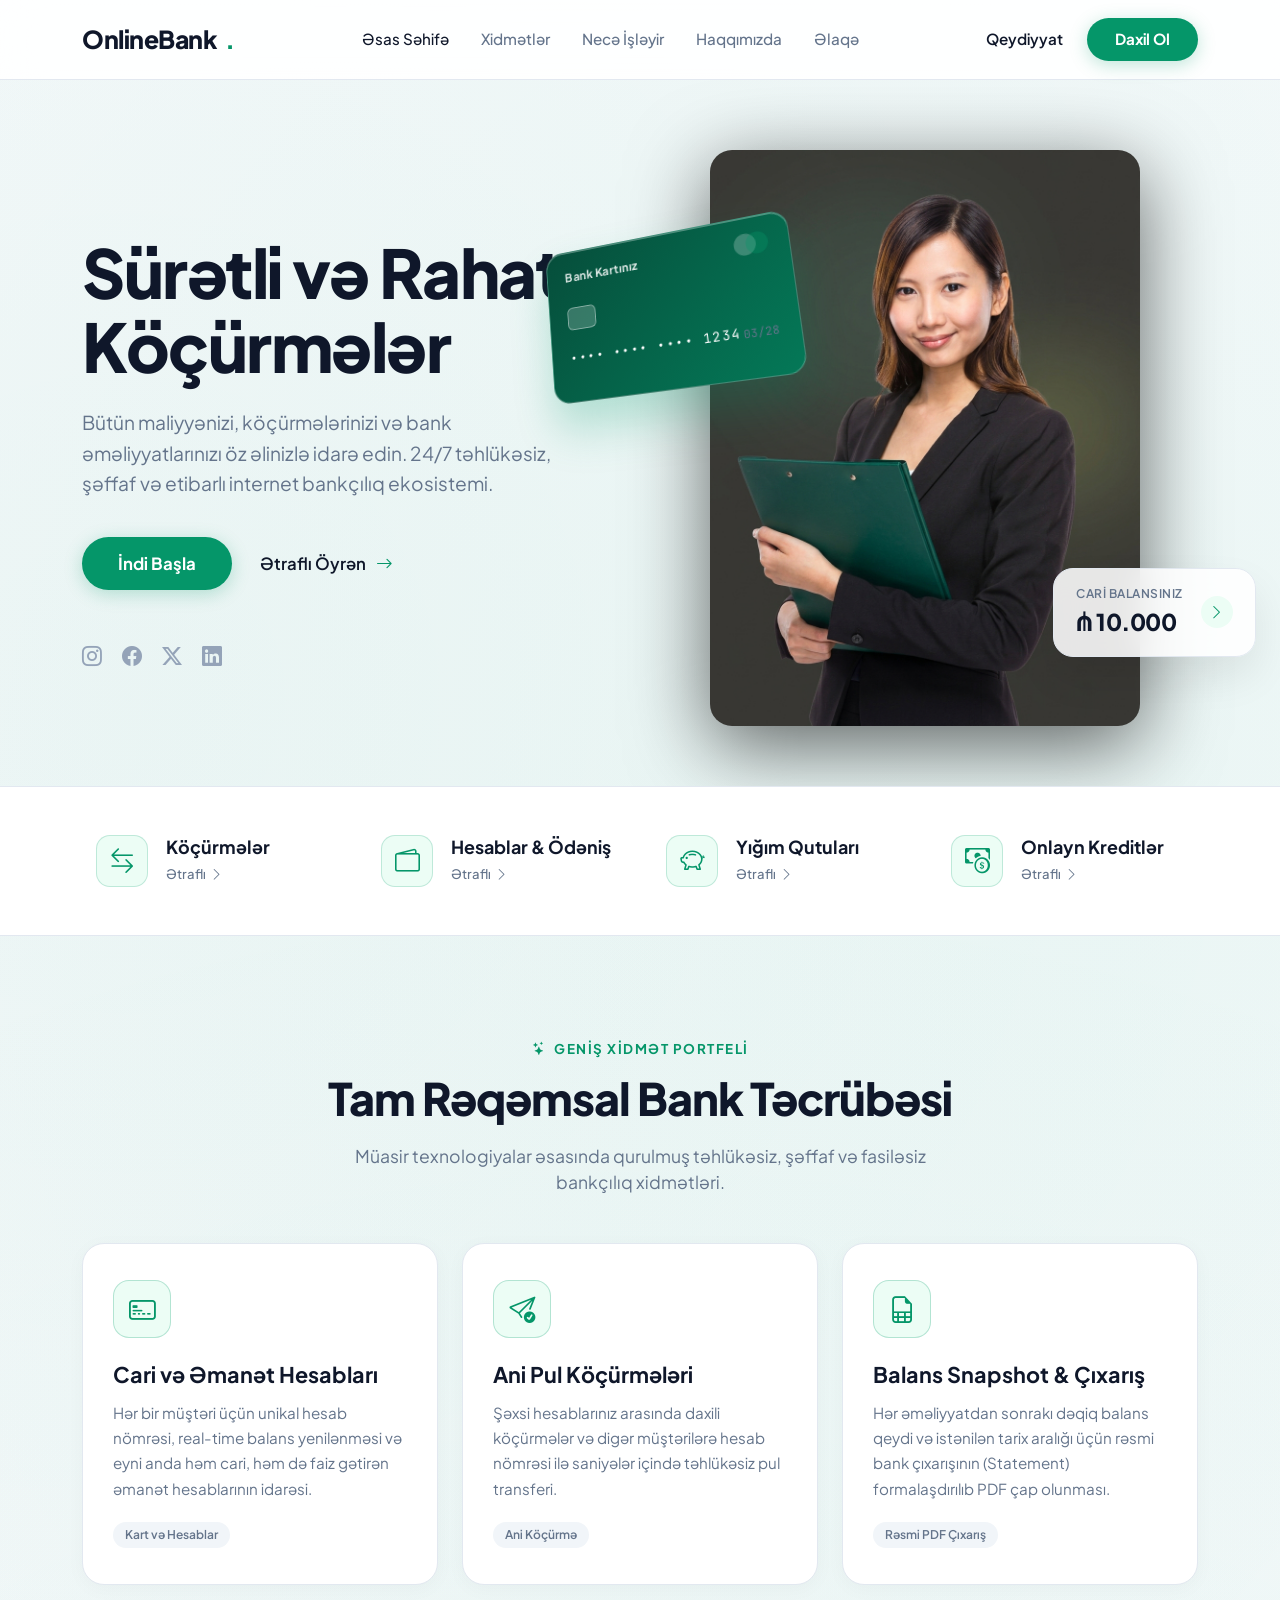
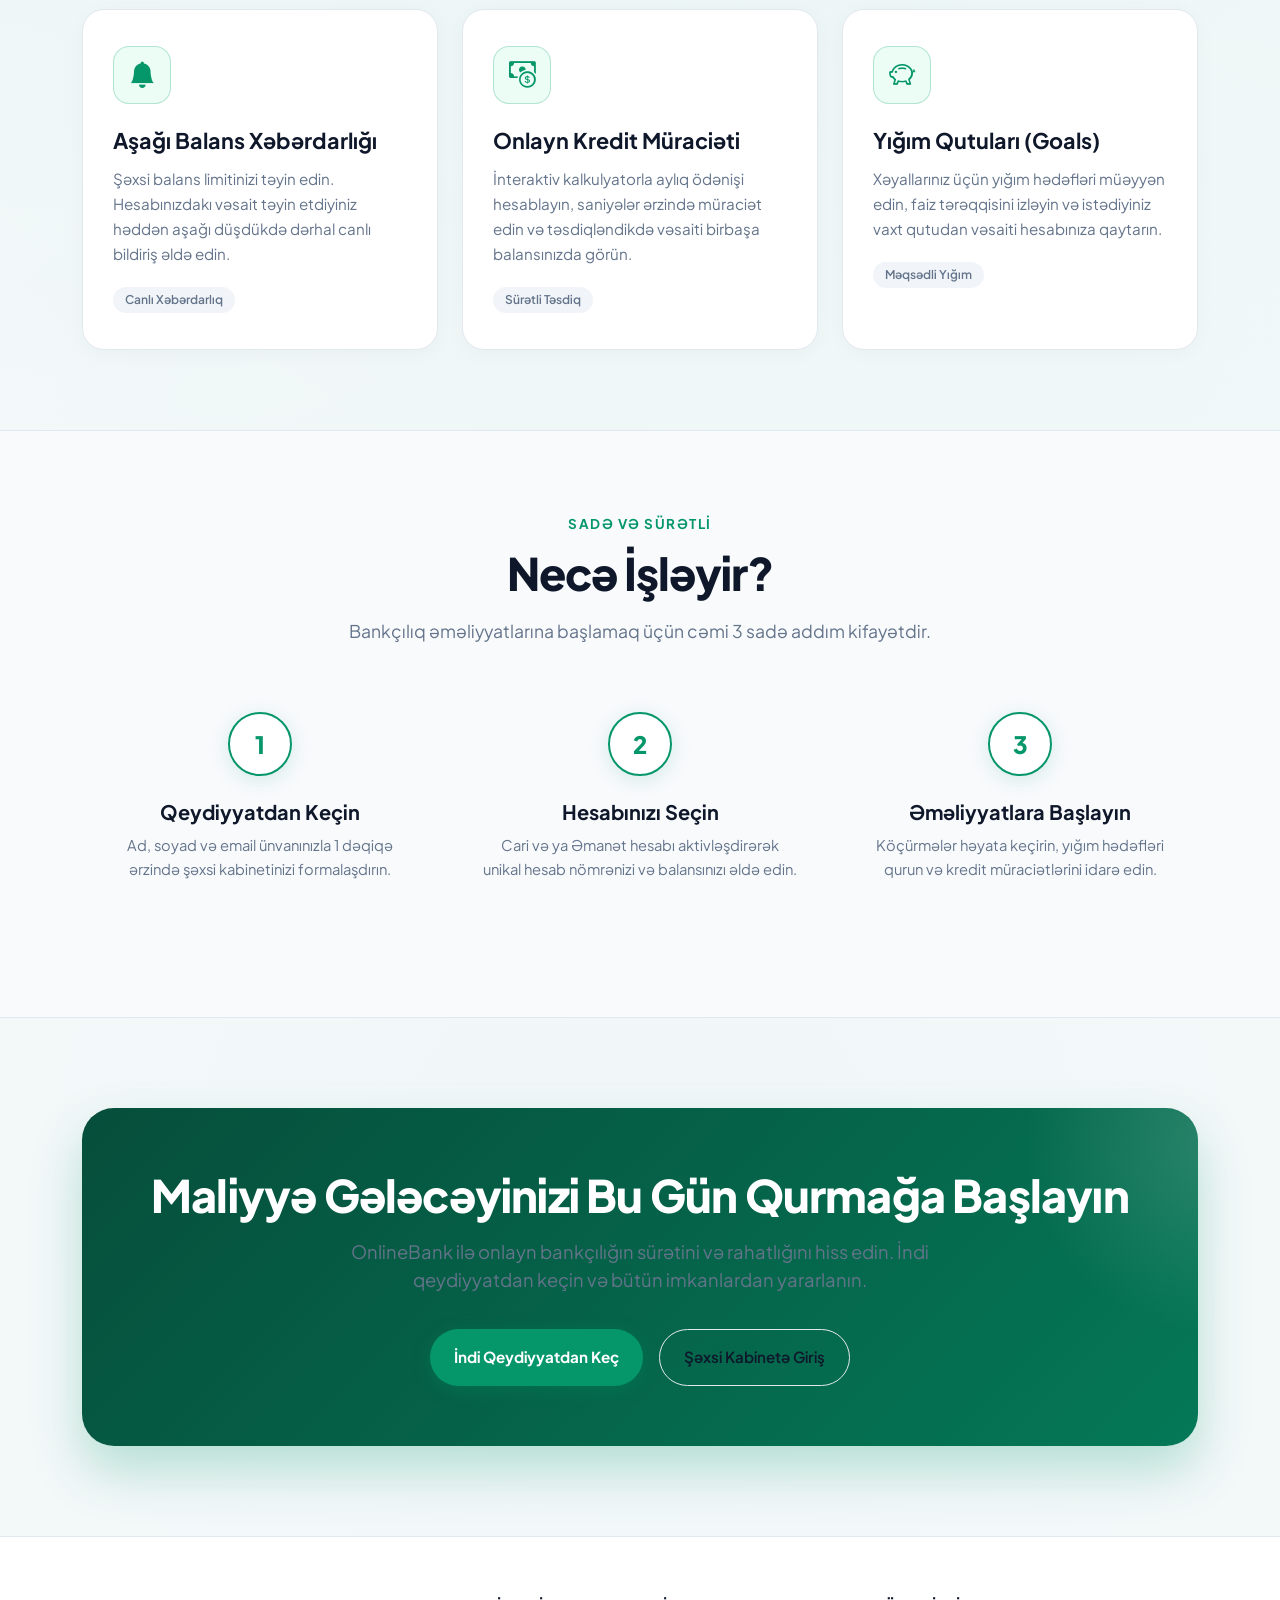
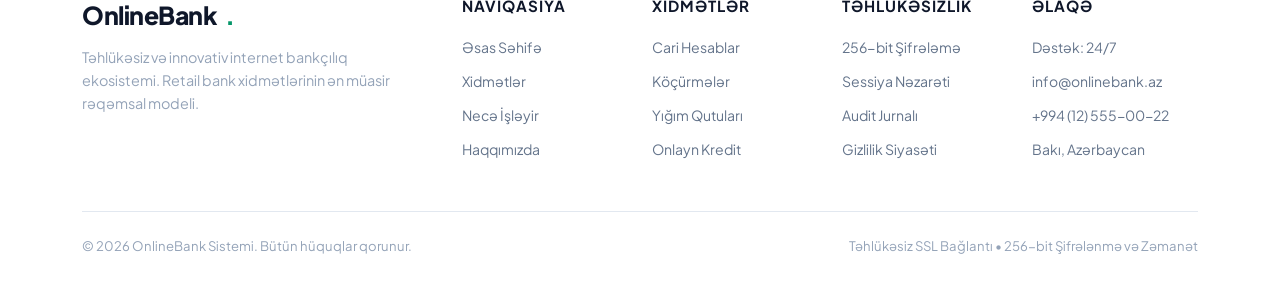
<file: Online Banking Frontend/admin.html>
<!DOCTYPE html>
<html lang="az">
<head>
    <meta charset="UTF-8">
    <meta name="viewport" content="width=device-width, initial-scale=1.0">
    <title>OnlineBank | Administrator Paneli</title>

    <!-- Google Fonts: Plus Jakarta Sans & JetBrains Mono -->
    <link rel="preconnect" href="https://fonts.googleapis.com">
    <link rel="preconnect" href="https://fonts.gstatic.com" crossorigin>
    <link href="https://fonts.googleapis.com/css2?family=JetBrains+Mono:wght@400;600;700&family=Plus+Jakarta+Sans:wght@300;400;500;600;700;800&display=swap" rel="stylesheet">

    <!-- Bootstrap 5 CSS -->
    <link href="https://cdn.jsdelivr.net/npm/bootstrap@5.3.3/dist/css/bootstrap.min.css" rel="stylesheet">
    
    <!-- Bootstrap Icons -->
    <link rel="stylesheet" href="https://cdn.jsdelivr.net/npm/bootstrap-icons@1.11.3/font/bootstrap-icons.css">

    <!-- Unified Project Stylesheet -->
    <link rel="stylesheet" href="css/style.css">
</head>
<body class="dashboard-body">

    <!-- ======================================================================
         1. LEFT SIDEBAR NAVIGATION (Zentro Structure)
         ====================================================================== -->
    <aside class="dash-sidebar" id="dashSidebar">
        <div>
            <!-- Brand Logo -->
            <a href="dashboard.html" class="sidebar-brand">
                <div class="brand-icon-box">
                    <i class="bi bi-shield-check"></i>
                </div>
                <span>OnlineBank</span>
            </a>

            <!-- Section 1: Əsas Menyu -->
            <div class="sidebar-section-title">ADMIN MENYU</div>
            <ul class="sidebar-nav">
                <li>
                    <a href="admin.html" class="sidebar-link active text-warning">
                        <i class="bi bi-shield-lock"></i>
                        <span>Admin Paneli</span>
                    </a>
                </li>
                <li>
                    <a href="dashboard.html" class="sidebar-link">
                        <i class="bi bi-grid-fill"></i>
                        <span>Müştəri Paneli</span>
                    </a>
                </li>
                <li>
                    <a href="accounts.html" class="sidebar-link">
                        <i class="bi bi-credit-card-2-front"></i>
                        <span>Kartlar & Hesablar</span>
                    </a>
                </li>
                <li>
                    <a href="transactions.html" class="sidebar-link">
                        <i class="bi bi-clock-history"></i>
                        <span>Əməliyyatlar</span>
                    </a>
                </li>
            </ul>

            <!-- Section 2: Dəstək & Xidmətlər -->
            <div class="sidebar-section-title mt-4">XİDMƏTLƏR</div>
            <ul class="sidebar-nav">
                <li>
                    <a href="loans.html" class="sidebar-link">
                        <i class="bi bi-bank"></i>
                        <span>Kreditlər</span>
                    </a>
                </li>
                <li>
                    <a href="notifications.html" class="sidebar-link">
                        <i class="bi bi-bell"></i>
                        <span>Bildirişlər</span>
                    </a>
                </li>
            </ul>
        </div>

        <!-- Sidebar Footer -->
        <div class="sidebar-footer">
            <a href="balance-alert.html" class="sidebar-link">
                <i class="bi bi-gear"></i>
                <span>Tənzimləmələr</span>
            </a>
            <a href="#" class="sidebar-link text-danger" id="dashLogoutBtn">
                <i class="bi bi-box-arrow-right"></i>
                <span>Çıxış</span>
            </a>
        </div>
    </aside>

    <!-- ======================================================================
         2. MAIN CONTENT: ADMIN MANAGEMENT PANEL (F6)
         ====================================================================== -->
    <main class="dash-main">

        <!-- Topbar Toolbar -->
        <header class="dash-topbar">
            <div>
                <h1 class="h4 fw-bold mb-1" style="color: var(--dash-text-main);">
                    <i class="bi bi-shield-lock text-success me-2"></i>Sistem Administrator Paneli
                </h1>
                <p class="text-muted small mb-0">İstifadəçilərin idarə edilməsi, bank hesablarının dondurulması və kredit təsdiqi.</p>
            </div>

            <!-- Right Actions -->
            <div class="topbar-actions">
                <!-- User Profile Dropdown -->
                <div class="dropdown">
                    <div class="user-profile-badge" data-bs-toggle="dropdown" aria-expanded="false">
                        <div class="user-avatar-circle" id="userAvatar">A</div>
                        <div class="user-meta-info d-none d-md-flex">
                            <span class="name" id="userFullName">Administrator</span>
                            <span class="role text-success" id="userRole">Sistem Admini</span>
                        </div>
                        <i class="bi bi-chevron-down ms-1 text-muted small"></i>
                    </div>
                    <ul class="dropdown-menu dropdown-menu-dark-custom dropdown-menu-end">
                        <li><a class="dropdown-item-dark" href="dashboard.html"><i class="bi bi-grid"></i> Müştəri Paneli</a></li>
                        <li><hr class="dropdown-divider-dark"></li>
                        <li><a class="dropdown-item-dark text-danger" href="#" id="dropdownLogoutBtn"><i class="bi bi-box-arrow-right"></i> Sistemdən Çıxış</a></li>
                    </ul>
                </div>
            </div>
        </header>

        <!-- Global Alert Box -->
        <div id="globalAlertBox" class="alert alert-danger d-none mb-4" role="alert"></div>

        <!-- Admin Overview Metrics Row -->
        <div class="row g-3 mb-4">
            <div class="col-md-4">
                <div class="card p-3 border rounded-3 bg-white shadow-sm h-100">
                    <div class="d-flex align-items-center justify-content-between">
                        <div>
                            <div class="text-muted small fw-semibold">Qeydiyyatlı Müştərilər</div>
                            <div class="fs-4 fw-bold font-monospace mt-1" id="metricTotalUsers" style="color: var(--dash-text-main);">-</div>
                        </div>
                        <div class="zcard-icon-wrap" style="width: 44px; height: 44px; background: #ECFDF5; color: #059669; border-radius: var(--radius-sm); display: flex; align-items: center; justify-content: center;">
                            <i class="bi bi-people-fill fs-5"></i>
                        </div>
                    </div>
                </div>
            </div>
            <div class="col-md-4">
                <div class="card p-3 border rounded-3 bg-white shadow-sm h-100">
                    <div class="d-flex align-items-center justify-content-between">
                        <div>
                            <div class="text-muted small fw-semibold">Bank Hesabları</div>
                            <div class="fs-4 fw-bold font-monospace mt-1" id="metricTotalAccounts" style="color: var(--dash-text-main);">-</div>
                        </div>
                        <div class="zcard-icon-wrap" style="width: 44px; height: 44px; background: #F0F9FF; color: #0284C7; border-radius: var(--radius-sm); display: flex; align-items: center; justify-content: center;">
                            <i class="bi bi-wallet2 fs-5"></i>
                        </div>
                    </div>
                </div>
            </div>
            <div class="col-md-4">
                <div class="card p-3 border rounded-3 bg-white shadow-sm h-100">
                    <div class="d-flex align-items-center justify-content-between">
                        <div>
                            <div class="text-muted small fw-semibold">Gözləyən Kreditlər</div>
                            <div class="fs-4 fw-bold font-monospace mt-1" id="metricPendingLoans" style="color: var(--dash-text-main);">-</div>
                        </div>
                        <div class="zcard-icon-wrap" style="width: 44px; height: 44px; background: #FFFBEB; color: #D97706; border-radius: var(--radius-sm); display: flex; align-items: center; justify-content: center;">
                            <i class="bi bi-hourglass-split fs-5"></i>
                        </div>
                    </div>
                </div>
            </div>
        </div>

        <!-- 3 Segmented Tabs: Users / Accounts / Loans -->
        <div class="transfer-tabs-wrapper mb-4">
            <button type="button" class="transfer-tab-btn active" id="tabUsers">
                <i class="bi bi-people-fill me-1"></i>İstifadəçilər
            </button>
            <button type="button" class="transfer-tab-btn" id="tabAccounts">
                <i class="bi bi-wallet2 me-1"></i>Hesablar & Dondurma
            </button>
            <button type="button" class="transfer-tab-btn" id="tabLoans">
                <i class="bi bi-bank me-1"></i>Gözləyən Kreditlər
            </button>
        </div>

        <!-- ==========================================
             TAB 1: USERS
             ========================================== -->
        <section id="usersTab">
            <div class="recent-activity-card">
                <div class="d-flex flex-column flex-md-row justify-content-between align-items-md-center gap-3 mb-4">
                    <div>
                        <h4 class="h5 fw-bold mb-1" style="color: var(--dash-text-main);">
                            <i class="bi bi-people text-success me-2"></i>Qeydiyyatdan Keçmiş İstifadəçilər
                        </h4>
                        <p class="text-muted small mb-0">Sistemdəki bütün müştərilər və təyin olunmuş istifadəçi rolları.</p>
                    </div>
                    <div style="min-width: 280px;">
                        <div class="input-group">
                            <span class="input-group-text bg-light border text-muted"><i class="bi bi-search"></i></span>
                            <input type="text" class="form-control" id="usersSearch" placeholder="Ad, soyad və ya email axtar...">
                        </div>
                    </div>
                </div>

                <!-- Loading State -->
                <div id="usersLoading" class="text-center py-5">
                    <div class="spinner-border text-success" role="status"></div>
                    <p class="text-muted small mt-2">İstifadəçilər yüklənir...</p>
                </div>

                <!-- Error State -->
                <div id="usersError" class="alert alert-danger d-none"></div>

                <!-- Table Container -->
                <div id="usersTableContainer" class="table-responsive d-none">
                    <table class="table-custom">
                        <thead>
                            <tr>
                                <th>Müştəri / Ad & Soyad</th>
                                <th>Email Ünvanı</th>
                                <th>Telefon</th>
                                <th>Rollar</th>
                                <th>Hesab Statusu</th>
                            </tr>
                        </thead>
                        <tbody id="usersTableBody"></tbody>
                    </table>
                </div>
            </div>
        </section>

        <!-- ==========================================
             TAB 2: ACCOUNTS & FREEZE / UNFREEZE
             ========================================== -->
        <section id="accountsTab" class="d-none">
            <div class="recent-activity-card">
                <div class="d-flex flex-column flex-md-row justify-content-between align-items-md-center gap-3 mb-4">
                    <div>
                        <h4 class="h5 fw-bold mb-1" style="color: var(--dash-text-main);">
                            <i class="bi bi-wallet2 text-success me-2"></i>Müştəri Bank Hesabları
                        </h4>
                        <p class="text-muted small mb-0">Bütün hesabların monitorinqi, aktiv və ya dondurulmuş vəziyyətə keçirilməsi.</p>
                    </div>
                    <div style="min-width: 280px;">
                        <div class="input-group">
                            <span class="input-group-text bg-light border text-muted"><i class="bi bi-search"></i></span>
                            <input type="text" class="form-control" id="accountsSearch" placeholder="Hesab nömrəsi ilə axtar...">
                        </div>
                    </div>
                </div>

                <!-- Loading State -->
                <div id="accountsLoading" class="text-center py-5">
                    <div class="spinner-border text-success" role="status"></div>
                    <p class="text-muted small mt-2">Hesablar yüklənir...</p>
                </div>

                <!-- Error State -->
                <div id="accountsError" class="alert alert-danger d-none"></div>

                <!-- Table Container -->
                <div id="accountsTableContainer" class="table-responsive d-none">
                    <table class="table-custom">
                        <thead>
                            <tr>
                                <th>Hesab Nömrəsi</th>
                                <th>Hesab Növü</th>
                                <th>Balans</th>
                                <th>Status</th>
                                <th>Əməliyyat</th>
                            </tr>
                        </thead>
                        <tbody id="accountsTableBody"></tbody>
                    </table>
                </div>
            </div>
        </section>

        <!-- ==========================================
             TAB 3: PENDING LOANS & REVIEW
             ========================================== -->
        <section id="loansTab" class="d-none">
            <div class="recent-activity-card">
                <div class="d-flex flex-column flex-md-row justify-content-between align-items-md-center gap-3 mb-4">
                    <div>
                        <h4 class="h5 fw-bold mb-1" style="color: var(--dash-text-main);">
                            <i class="bi bi-bank text-success me-2"></i>Gözləyən Kredit Müraciətləri
                        </h4>
                        <p class="text-muted small mb-0">Müştərilərin təqdim etdiyi kredit müraciətlərini nəzərdən keçirin və təsdiq edin.</p>
                    </div>
                    <div style="min-width: 280px;">
                        <div class="input-group">
                            <span class="input-group-text bg-light border text-muted"><i class="bi bi-search"></i></span>
                            <input type="text" class="form-control" id="loansSearch" placeholder="Səbəb və ya ID ilə axtar...">
                        </div>
                    </div>
                </div>

                <!-- Loading State -->
                <div id="loansLoading" class="text-center py-5">
                    <div class="spinner-border text-success" role="status"></div>
                    <p class="text-muted small mt-2">Kredit müraciətləri yüklənir...</p>
                </div>

                <!-- Error State -->
                <div id="loansError" class="alert alert-danger d-none"></div>

                <!-- Empty State -->
                <div id="loansEmpty" class="text-center py-5 d-none">
                    <div class="mb-3">
                        <i class="bi bi-check-circle fs-1 text-success opacity-75"></i>
                    </div>
                    <h5 class="fw-bold" style="color: var(--dash-text-main);">Hazırda gözləyən müraciət yoxdur</h5>
                    <p class="text-muted small">Bütün kredit müraciətlərinə baxılıb və qərar verilib.</p>
                </div>

                <!-- Table Container -->
                <div id="loansTableContainer" class="table-responsive d-none">
                    <table class="table-custom">
                        <thead>
                            <tr>
                                <th>Kredit Məbləği</th>
                                <th>Müddət</th>
                                <th>Kreditin Məqsədi</th>
                                <th>Müraciət Tarixi</th>
                                <th>Qərar</th>
                            </tr>
                        </thead>
                        <tbody id="loansTableBody"></tbody>
                    </table>
                </div>
            </div>
        </section>

    </main>

    <!-- Bootstrap 5 JS -->
    <script src="https://cdn.jsdelivr.net/npm/bootstrap@5.3.3/dist/js/bootstrap.bundle.min.js"></script>

    <!-- Configuration & Helpers -->
    <script src="js/config.js"></script>

    <!-- Admin Controller -->
    <script src="js/admin.js"></script>
</body>
</html>
</file>
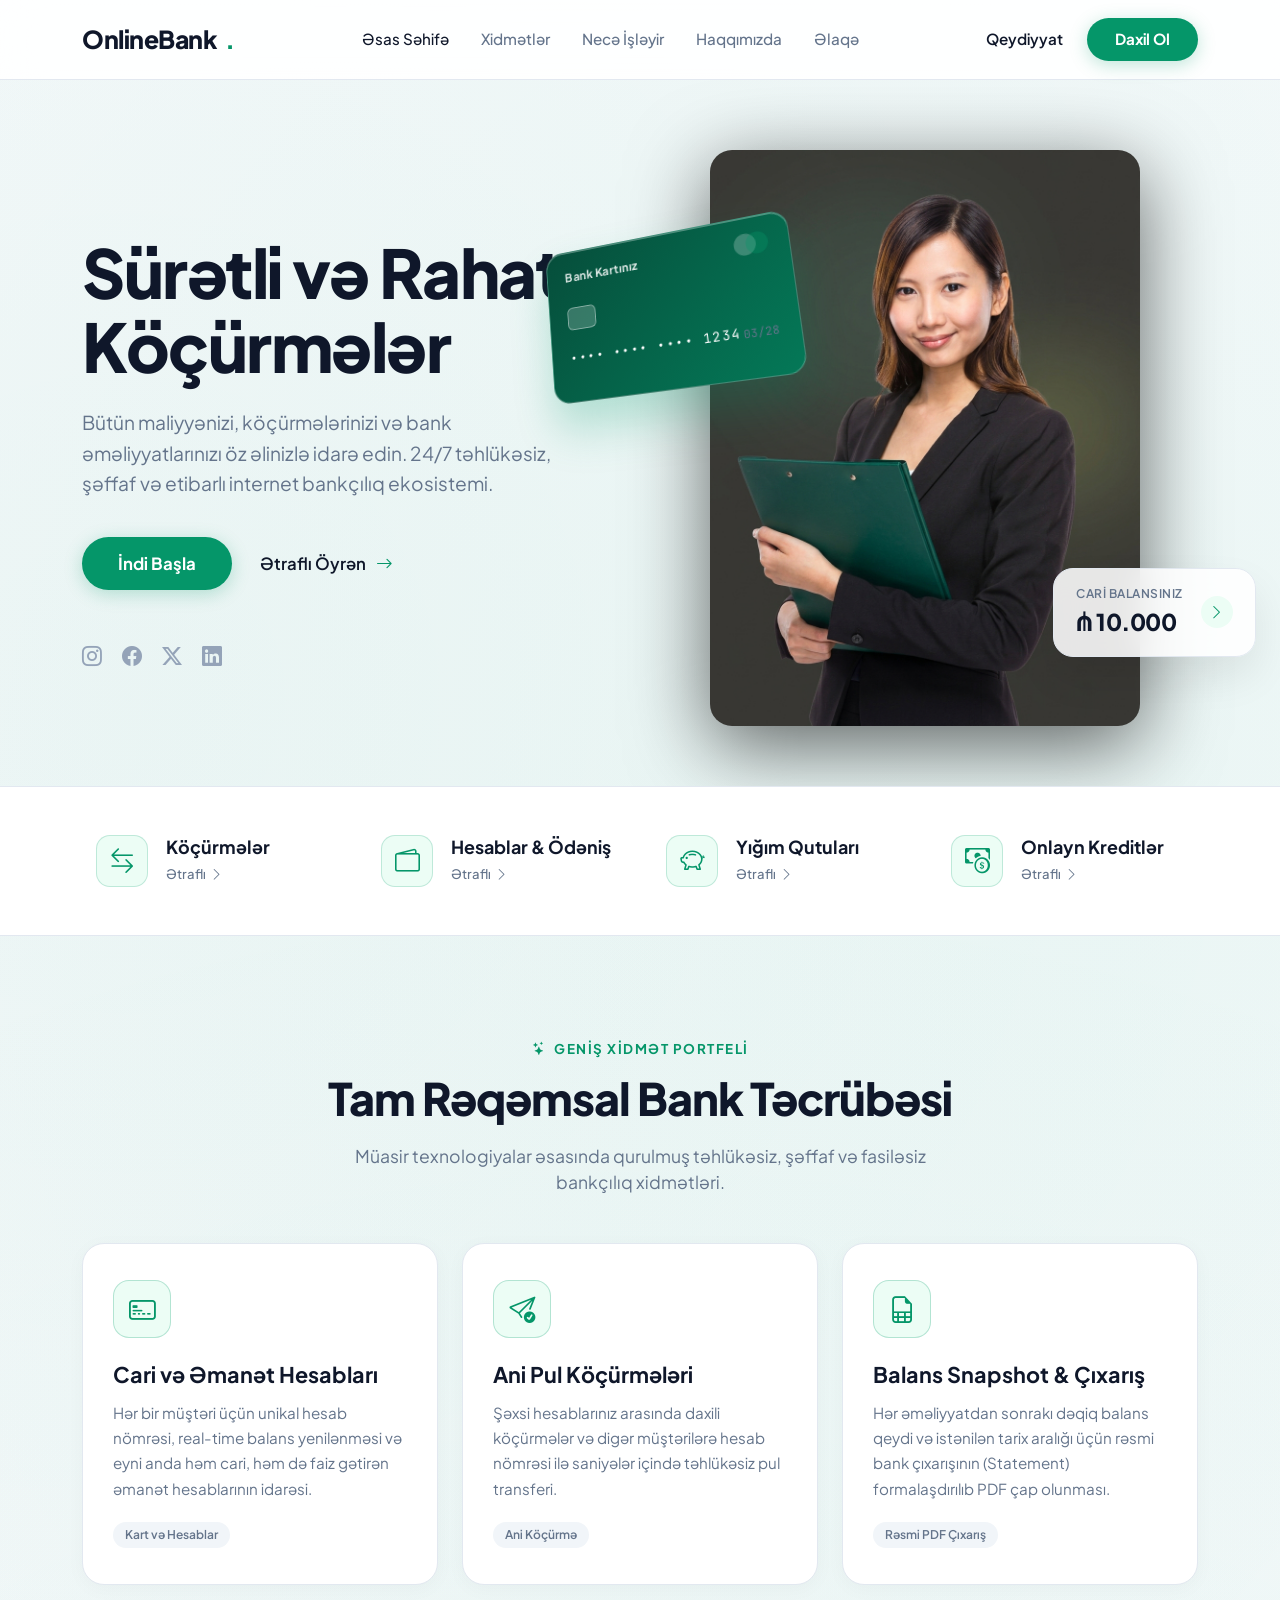
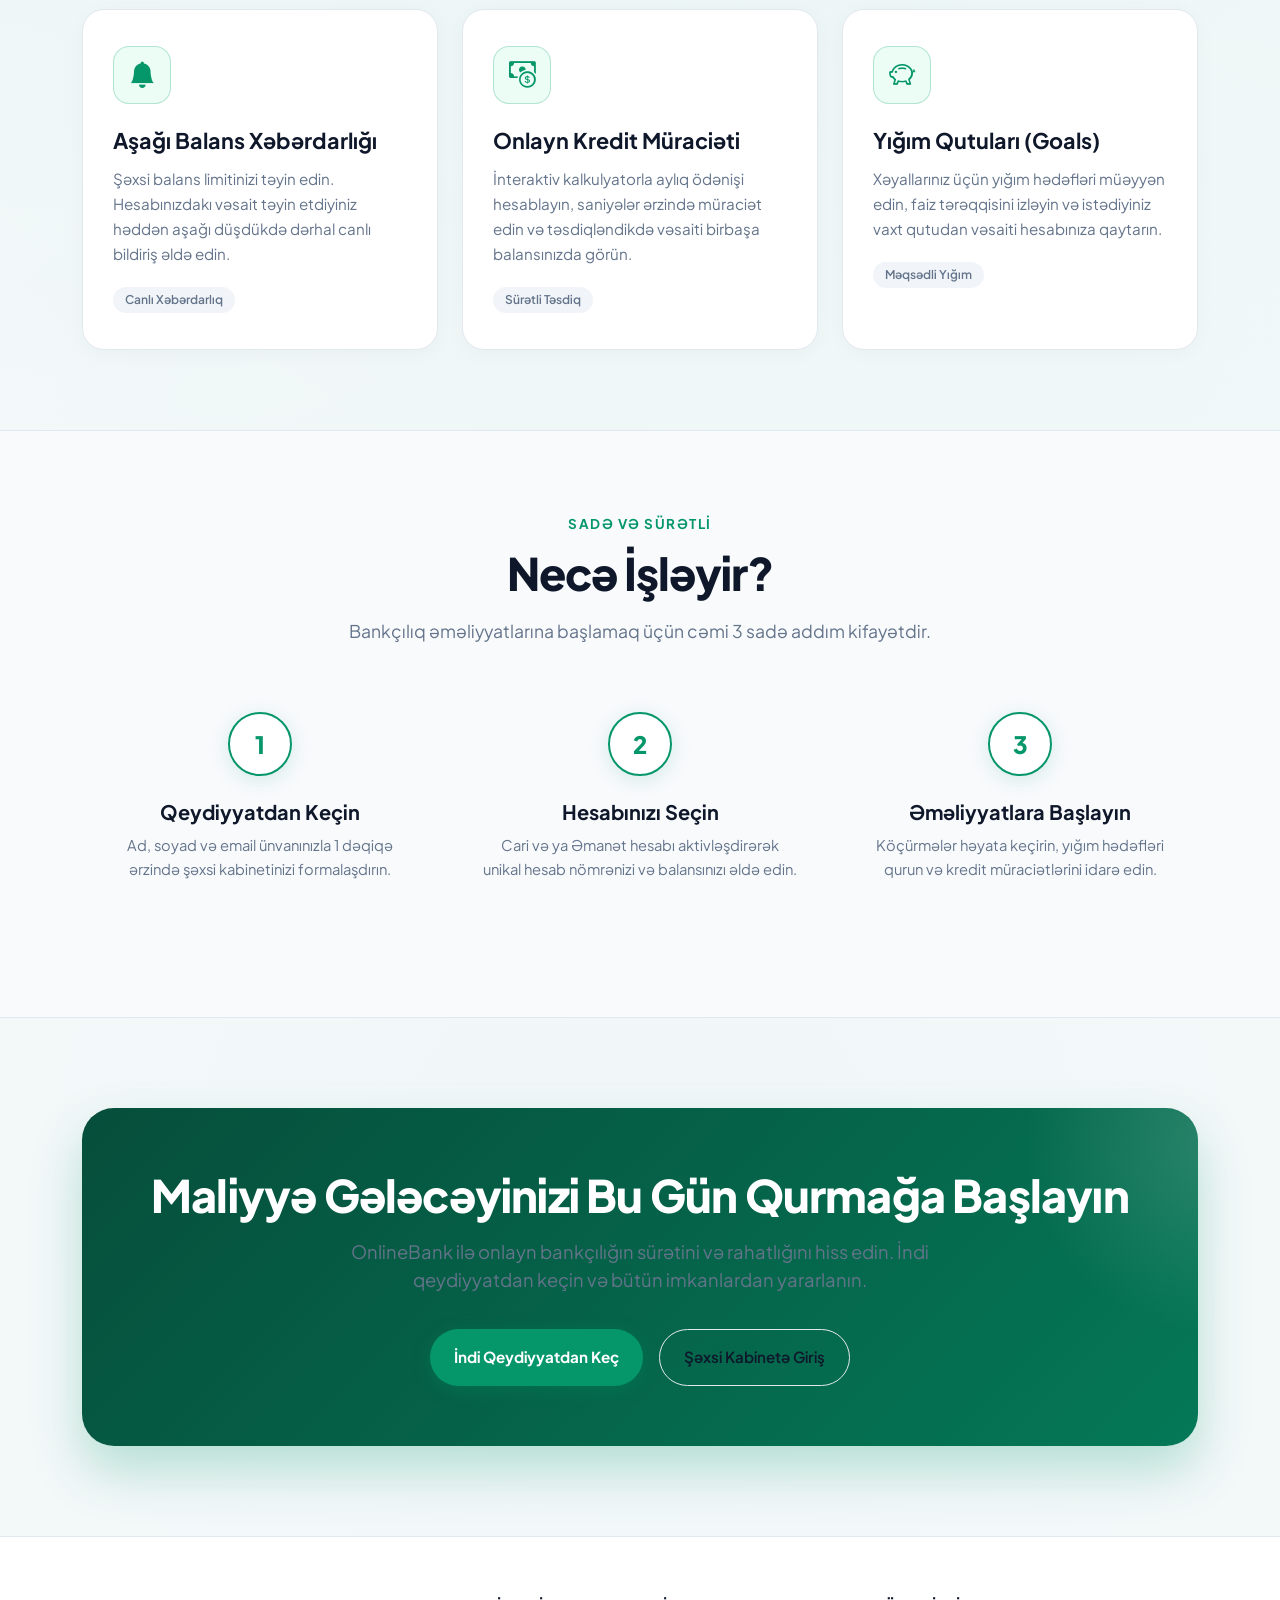
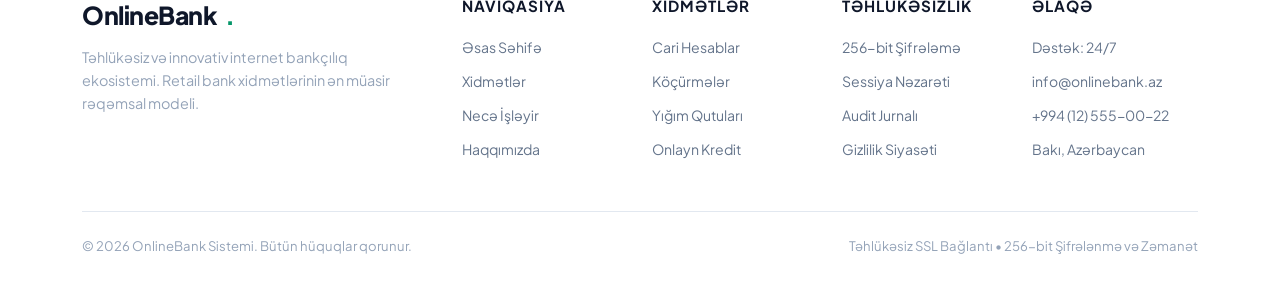
<file: Online Banking Frontend/balance-alert.html>
<!DOCTYPE html>
<html lang="az">
<head>
    <meta charset="UTF-8">
    <meta name="viewport" content="width=device-width, initial-scale=1.0">
    <title>OnlineBank | Balans Xəbərdarlıqları (Alert Settings)</title>

    <!-- Google Fonts: Plus Jakarta Sans & JetBrains Mono -->
    <link rel="preconnect" href="https://fonts.googleapis.com">
    <link rel="preconnect" href="https://fonts.gstatic.com" crossorigin>
    <link href="https://fonts.googleapis.com/css2?family=JetBrains+Mono:wght@400;600;700&family=Plus+Jakarta+Sans:wght@300;400;500;600;700;800&display=swap" rel="stylesheet">

    <!-- Bootstrap 5 CSS -->
    <link href="https://cdn.jsdelivr.net/npm/bootstrap@5.3.3/dist/css/bootstrap.min.css" rel="stylesheet">
    
    <!-- Bootstrap Icons -->
    <link rel="stylesheet" href="https://cdn.jsdelivr.net/npm/bootstrap-icons@1.11.3/font/bootstrap-icons.css">

    <!-- Unified Project Stylesheet -->
    <link rel="stylesheet" href="css/style.css">
</head>
<body class="dashboard-body">

    <!-- ======================================================================
         1. LEFT SIDEBAR NAVIGATION (Zentro Structure)
         ====================================================================== -->
    <aside class="dash-sidebar" id="dashSidebar">
        <div>
            <!-- Brand Logo -->
            <a href="dashboard.html" class="sidebar-brand">
                <div class="brand-icon-box">
                    <i class="bi bi-shield-check"></i>
                </div>
                <span>OnlineBank</span>
            </a>

            <!-- Section 1: Əsas Menyu -->
            <div class="sidebar-section-title">ƏSAS MENYU</div>
            <ul class="sidebar-nav">
                <li>
                    <a href="dashboard.html" class="sidebar-link">
                        <i class="bi bi-grid-fill"></i>
                        <span>İdarəetmə Paneli</span>
                    </a>
                </li>
                <li>
                    <a href="transfer.html" class="sidebar-link">
                        <i class="bi bi-arrow-left-right"></i>
                        <span>Köçürmələr</span>
                    </a>
                </li>
                <li>
                    <a href="transactions.html" class="sidebar-link">
                        <i class="bi bi-clock-history"></i>
                        <span>Əməliyyatlar</span>
                    </a>
                </li>
                <li>
                    <a href="accounts.html" class="sidebar-link">
                        <i class="bi bi-credit-card-2-front"></i>
                        <span>Kartlar & Hesablar</span>
                    </a>
                </li>
            </ul>

            <!-- Section 2: Dəstək & Xidmətlər -->
            <div class="sidebar-section-title mt-4">XİDMƏTLƏR & DƏSTƏK</div>
            <ul class="sidebar-nav">
                <li>
                    <a href="loans.html" class="sidebar-link">
                        <i class="bi bi-bank"></i>
                        <span>Kreditlər</span>
                    </a>
                </li>
                <li>
                    <a href="savings-goal.html" class="sidebar-link">
                        <i class="bi bi-piggy-bank"></i>
                        <span>Yığım Qutuları</span>
                    </a>
                </li>
                <li>
                    <a href="notifications.html" class="sidebar-link">
                        <i class="bi bi-bell"></i>
                        <span>Bildirişlər</span>
                        <span class="badge-nav" id="sidebarNotificationBadge" style="display: none;">0</span>
                    </a>
                </li>
                <li id="adminNavWrapper" style="display: none;">
                    <a href="admin.html" class="sidebar-link text-warning">
                        <i class="bi bi-shield-lock"></i>
                        <span>Admin Paneli</span>
                    </a>
                </li>
            </ul>
        </div>

        <!-- Sidebar Footer (Active Link: Tənzimləmələr) -->
        <div class="sidebar-footer">
            <a href="balance-alert.html" class="sidebar-link active">
                <i class="bi bi-gear-fill"></i>
                <span>Tənzimləmələr</span>
            </a>
            <a href="#" class="sidebar-link text-danger" id="dashLogoutBtn">
                <i class="bi bi-box-arrow-right"></i>
                <span>Çıxış</span>
            </a>
        </div>
    </aside>

    <!-- ======================================================================
         2. MAIN CONTENT: BALANCE ALERT SETTINGS (Desktop Web Banking Layout)
         ====================================================================== -->
    <main class="dash-main">

        <!-- Topbar Toolbar -->
        <header class="dash-topbar">
            <!-- Header Title -->
            <div>
                <h1 class="h4 fw-bold text-white mb-1">
                    <i class="bi bi-sliders text-success me-2"></i>Balans Xəbərdarlığı Tənzimləmələri
                </h1>
                <p class="text-muted small mb-0">Hesablarınız üzrə kritik balans hədlərini və maliyyə bildirişlərini fərdiləşdirin.</p>
            </div>

            <!-- Right Actions -->
            <div class="topbar-actions">
                <!-- Date Pill -->
                <div class="date-pill-btn">
                    <i class="bi bi-calendar3"></i>
                    <span id="currentDateDisplay">Bu ay</span>
                </div>

                <!-- Eye Toggle -->
                <button class="icon-btn" id="toggleBalanceVisibilityBtn" title="Balansları Gizlət / Göstər">
                    <i class="bi bi-eye" id="toggleEyeIcon"></i>
                </button>

                <!-- Notification Bell -->
                <a href="notifications.html" class="icon-btn" title="Bildirişlər">
                    <i class="bi bi-bell"></i>
                    <span class="badge-dot" id="unreadBadgeDot" style="display: none;"></span>
                </a>

                <!-- User Profile Dropdown -->
                <div class="dropdown">
                    <div class="user-profile-badge" data-bs-toggle="dropdown" aria-expanded="false">
                        <div class="user-avatar-circle" id="userAvatar">U</div>
                        <div class="user-meta-info d-none d-md-flex">
                            <span class="name" id="userFullName">İstifadəçi</span>
                            <span class="role" id="userRole">Müştəri</span>
                        </div>
                        <i class="bi bi-chevron-down ms-1 text-muted small"></i>
                    </div>
                    <ul class="dropdown-menu dropdown-menu-dark-custom dropdown-menu-end">
                        <li><a class="dropdown-item-dark" href="accounts.html"><i class="bi bi-wallet2"></i> Hesablarım</a></li>
                        <li><a class="dropdown-item-dark" href="balance-alert.html"><i class="bi bi-bell"></i> Balans Xəbərdarlıqları</a></li>
                        <li><hr class="dropdown-divider-dark"></li>
                        <li><a class="dropdown-item-dark text-danger" href="#" id="dropdownLogoutBtn"><i class="bi bi-box-arrow-right"></i> Sistemdən Çıxış</a></li>
                    </ul>
                </div>
            </div>
        </header>

        <!-- Account Selection Bar (Account seçimi) -->
        <div class="card bg-dark border-secondary p-3 mb-4">
            <div class="row align-items-center">
                <div class="col-md-3">
                    <label class="form-label-muted mb-0"><i class="bi bi-credit-card-2-front me-1"></i> Hesab Seçimi (Account):</label>
                </div>
                <div class="col-md-6">
                    <select class="form-select dark-select" id="alertAccountSelect">
                        <option value="" disabled selected>Hesablar yüklənir...</option>
                    </select>
                </div>
                <div class="col-md-3 text-end">
                    <span class="text-muted small">Cari Balans: </span>
                    <strong class="text-success font-monospace" id="selectedAccBalanceDisplay">0.00 ₼</strong>
                </div>
            </div>
        </div>

        <!-- 2 Columns Grid: Alert Settings Form + Recent Alerts Feed -->
        <div class="row g-4">
            <!-- Left Column (8 cols): Toggle Settings List -->
            <div class="col-lg-8">
                <div class="alert-setting-card">
                    <form id="balanceAlertForm">
                        <div id="saveAlertStatus" class="alert d-none mb-4" role="alert"></div>

                        <!-- 1. Balance drops below threshold (F7 Core Feature) -->
                        <div class="alert-setting-row">
                            <div class="alert-setting-left">
                                <div class="alert-icon-box text-warning">
                                    <i class="bi bi-exclamation-triangle-fill"></i>
                                </div>
                                <div class="w-100">
                                    <div class="alert-setting-title">Aşağı Balans Xəbərdarlığı (Balance drops below threshold)</div>
                                    <div class="alert-setting-sub">Hesabınızdakı vəsait bu kritik həddən aşağı düşdükdə dərhal SMS və sistem bildirişi göndərilir.</div>

                                    <!-- Threshold Input & Quick Pills -->
                                    <div class="mt-2" id="thresholdInputWrap">
                                        <div class="input-group" style="max-width: 280px;">
                                            <span class="input-group-text bg-dark border-secondary text-muted">Hədd (₼)</span>
                                            <input type="number" step="1" min="1" max="10000" class="form-control dark-input font-monospace fw-bold" id="thresholdAmountInput" value="50">
                                            <span class="input-group-text bg-dark border-secondary text-white fw-bold">AZN</span>
                                        </div>

                                        <div class="quick-amt-pills-row mt-2">
                                            <button type="button" class="quick-amt-pill threshold-pill" data-amt="25">25 ₼</button>
                                            <button type="button" class="quick-amt-pill threshold-pill active" data-amt="50">50 ₼</button>
                                            <button type="button" class="quick-amt-pill threshold-pill" data-amt="100">100 ₼</button>
                                            <button type="button" class="quick-amt-pill threshold-pill" data-amt="250">250 ₼</button>
                                            <button type="button" class="quick-amt-pill threshold-pill" data-amt="500">500 ₼</button>
                                        </div>
                                    </div>
                                </div>
                            </div>
                            <!-- Toggle ON/OFF -->
                            <div class="form-check form-switch ms-3">
                                <input class="form-check-input lime-switch" type="checkbox" id="lowBalanceToggle" checked>
                            </div>
                        </div>

                        <!-- 2. Large Deposit (İri Həcmli Mədaxil) -->
                        <div class="alert-setting-row">
                            <div class="alert-setting-left">
                                <div class="alert-icon-box text-success">
                                    <i class="bi bi-arrow-down-left-circle-fill"></i>
                                </div>
                                <div>
                                    <div class="alert-setting-title">İri Həcmli Mədaxil (Large deposit)</div>
                                    <div class="alert-setting-sub">Hesabınıza 1,000 ₼ və daha yuxarı məbləğdə vəsait köçürüldükdə anlıq xəbərdarlıq alırsınız.</div>
                                </div>
                            </div>
                            <!-- Toggle ON/OFF -->
                            <div class="form-check form-switch ms-3">
                                <input class="form-check-input lime-switch" type="checkbox" id="largeDepositToggle" checked>
                            </div>
                        </div>

                        <!-- 3. Large Withdrawal (İri Həcmli Məxaric / Təhlükəsizlik) -->
                        <div class="alert-setting-row">
                            <div class="alert-setting-left">
                                <div class="alert-icon-box text-danger">
                                    <i class="bi bi-shield-exclamation"></i>
                                </div>
                                <div>
                                    <div class="alert-setting-title">İri Həcmli Məxaric (Large withdrawal)</div>
                                    <div class="alert-setting-sub">500 ₼ və daha yuxarı xərcləmələr və ya köçürmələr zamanı təhlükəsizlik bildirişi təqdim olunur.</div>
                                </div>
                            </div>
                            <!-- Toggle ON/OFF -->
                            <div class="form-check form-switch ms-3">
                                <input class="form-check-input lime-switch" type="checkbox" id="largeWithdrawToggle" checked>
                            </div>
                        </div>

                        <!-- 4. Scheduled Payment (Planlaşdırılmış Ödənişlər) -->
                        <div class="alert-setting-row">
                            <div class="alert-setting-left">
                                <div class="alert-icon-box text-info">
                                    <i class="bi bi-calendar2-check-fill"></i>
                                </div>
                                <div>
                                    <div class="alert-setting-title">Planlaşdırılmış Ödənişlər (Scheduled payment)</div>
                                    <div class="alert-setting-sub">Kredit və ya avtomatik ödəniş tarixindən 3 gün öncə balansın yoxlanılması və ödəniş xatırlatması.</div>
                                </div>
                            </div>
                            <!-- Toggle ON/OFF -->
                            <div class="form-check form-switch ms-3">
                                <input class="form-check-input lime-switch" type="checkbox" id="scheduledPaymentToggle" checked>
                            </div>
                        </div>

                        <!-- 5. Statement Availability (Hesab Çıxarışı Hazır Olduqda) -->
                        <div class="alert-setting-row">
                            <div class="alert-setting-left">
                                <div class="alert-icon-box text-primary">
                                    <i class="bi bi-file-earmark-arrow-down-fill"></i>
                                </div>
                                <div>
                                    <div class="alert-setting-title">Aylıq Çıxarış Hazır Olduqda (Statement availability)</div>
                                    <div class="alert-setting-sub">Hər ayın sonunda rəsmi A4 bank çıxarışı sistemdə formalaşdıqda dərhal xəbərdarlıq alırsınız.</div>
                                </div>
                            </div>
                            <!-- Toggle ON/OFF -->
                            <div class="form-check form-switch ms-3">
                                <input class="form-check-input lime-switch" type="checkbox" id="statementReadyToggle" checked>
                            </div>
                        </div>

                        <!-- Save Changes Button -->
                        <div class="pt-4 border-top border-secondary border-opacity-25 d-flex justify-content-end">
                            <button type="submit" class="btn-action-lime px-5 py-3 fs-6" id="btnSaveAlertSettings">
                                <i class="bi bi-check2-circle me-1"></i>
                                <span>Dəyişiklikləri Saxla (Save Changes)</span>
                            </button>
                        </div>
                    </form>
                </div>
            </div>

            <!-- Right Column (4 cols): Recent Alerts Feed -->
            <div class="col-lg-4">
                <div class="recent-activity-card">
                    <div class="d-flex justify-content-between align-items-center mb-3">
                        <h4 class="h6 fw-bold text-white mb-0">
                            <i class="bi bi-bell-fill text-success me-2"></i>Son Bildirişlər
                        </h4>
                        <a href="notifications.html" class="view-all-link">Hamısı →</a>
                    </div>

                    <div id="recentAlertsList">
                        <div class="text-center py-4 text-muted small">
                            <div class="spinner-border spinner-border-sm text-success me-1"></div>
                            Bildirişlər yüklənir...
                        </div>
                    </div>
                </div>

                <!-- Info Tip -->
                <div class="info-tip-card mt-3">
                    <i class="bi bi-shield-check fs-5"></i>
                    <div>
                        <strong class="text-white d-block mb-1">24/7 Təhlükəsiz Nəzarət</strong>
                        OnlineBank bildiriş sistemi balansınızı daimi monitorinq edir və gözlənilməz kəsintilərin qarşısını almağa kömək edir.
                    </div>
                </div>
            </div>
        </div>

    </main>

    <!-- Bootstrap 5 JS -->
    <script src="https://cdn.jsdelivr.net/npm/bootstrap@5.3.3/dist/js/bootstrap.bundle.min.js"></script>

    <!-- Configuration & Helpers -->
    <script src="js/config.js"></script>

    <!-- Balance Alert Controller -->
    <script src="js/balance-alert.js"></script>
</body>
</html>
</file>
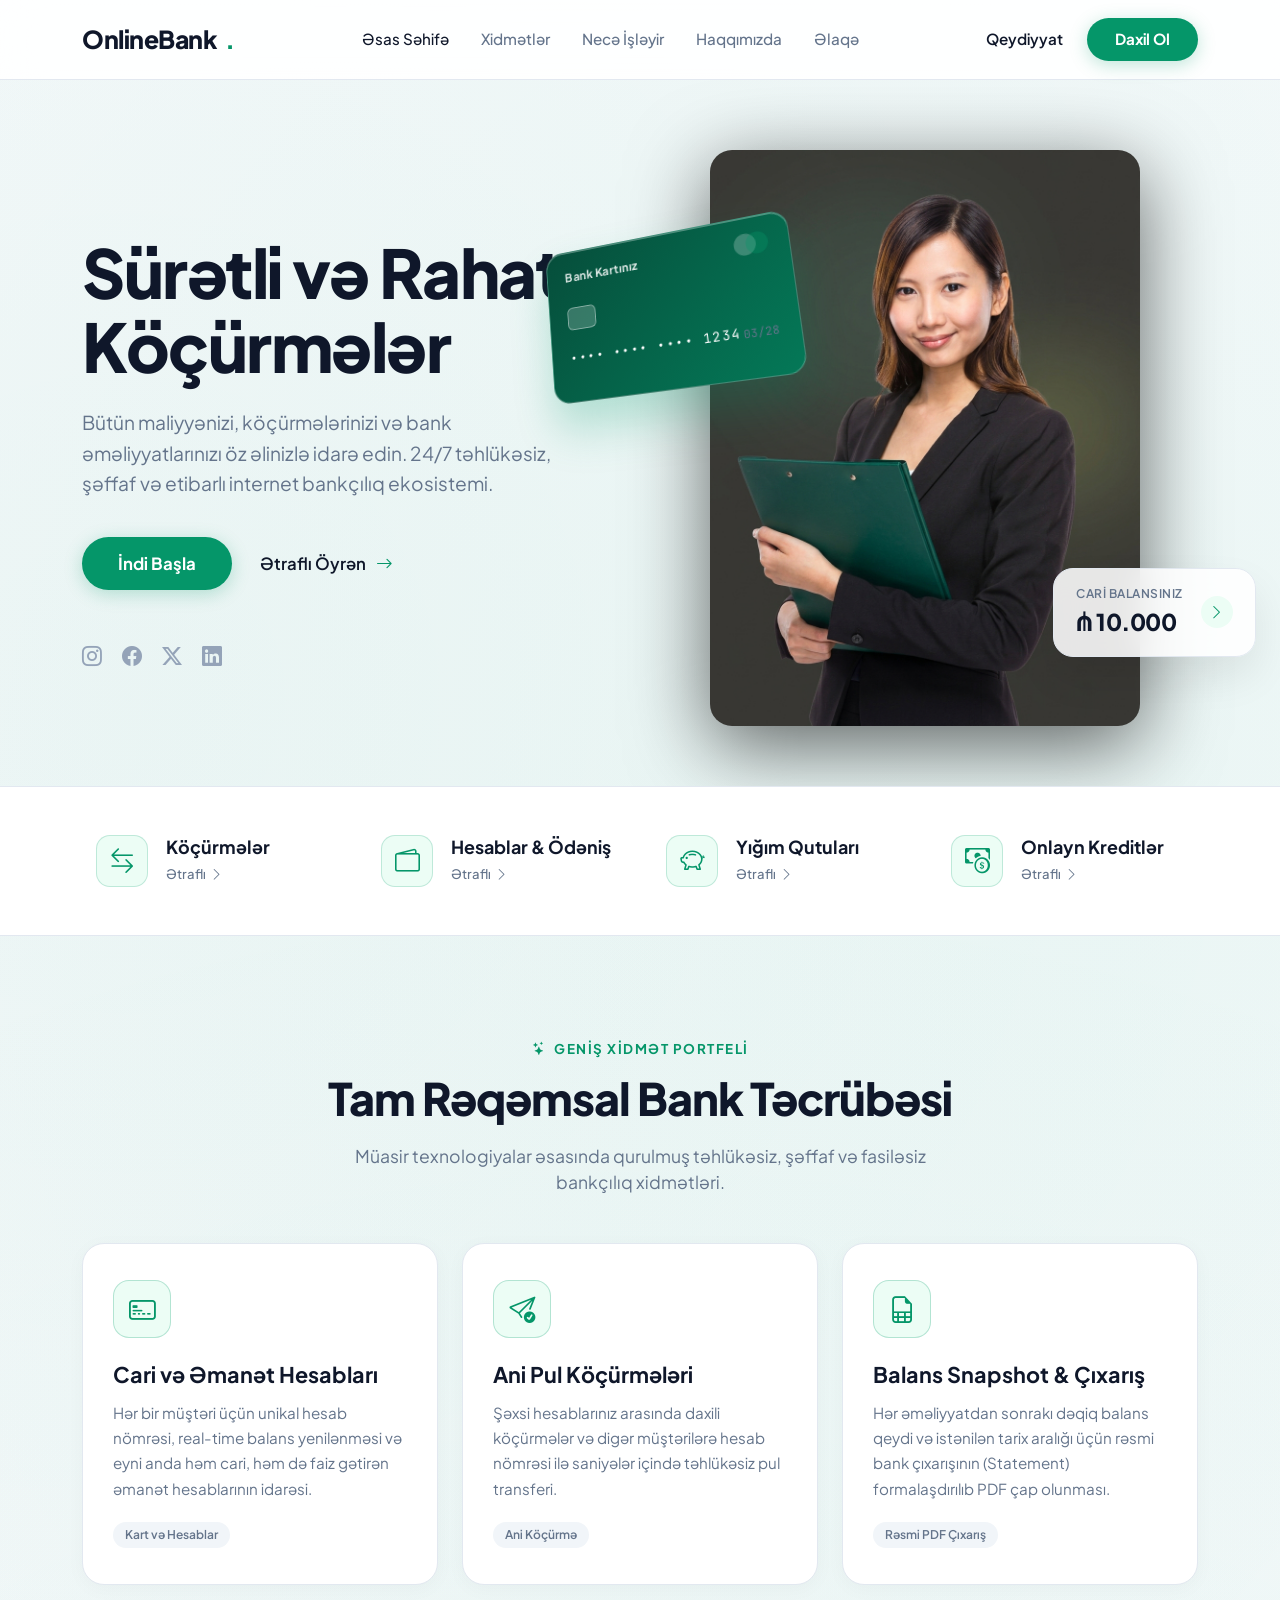
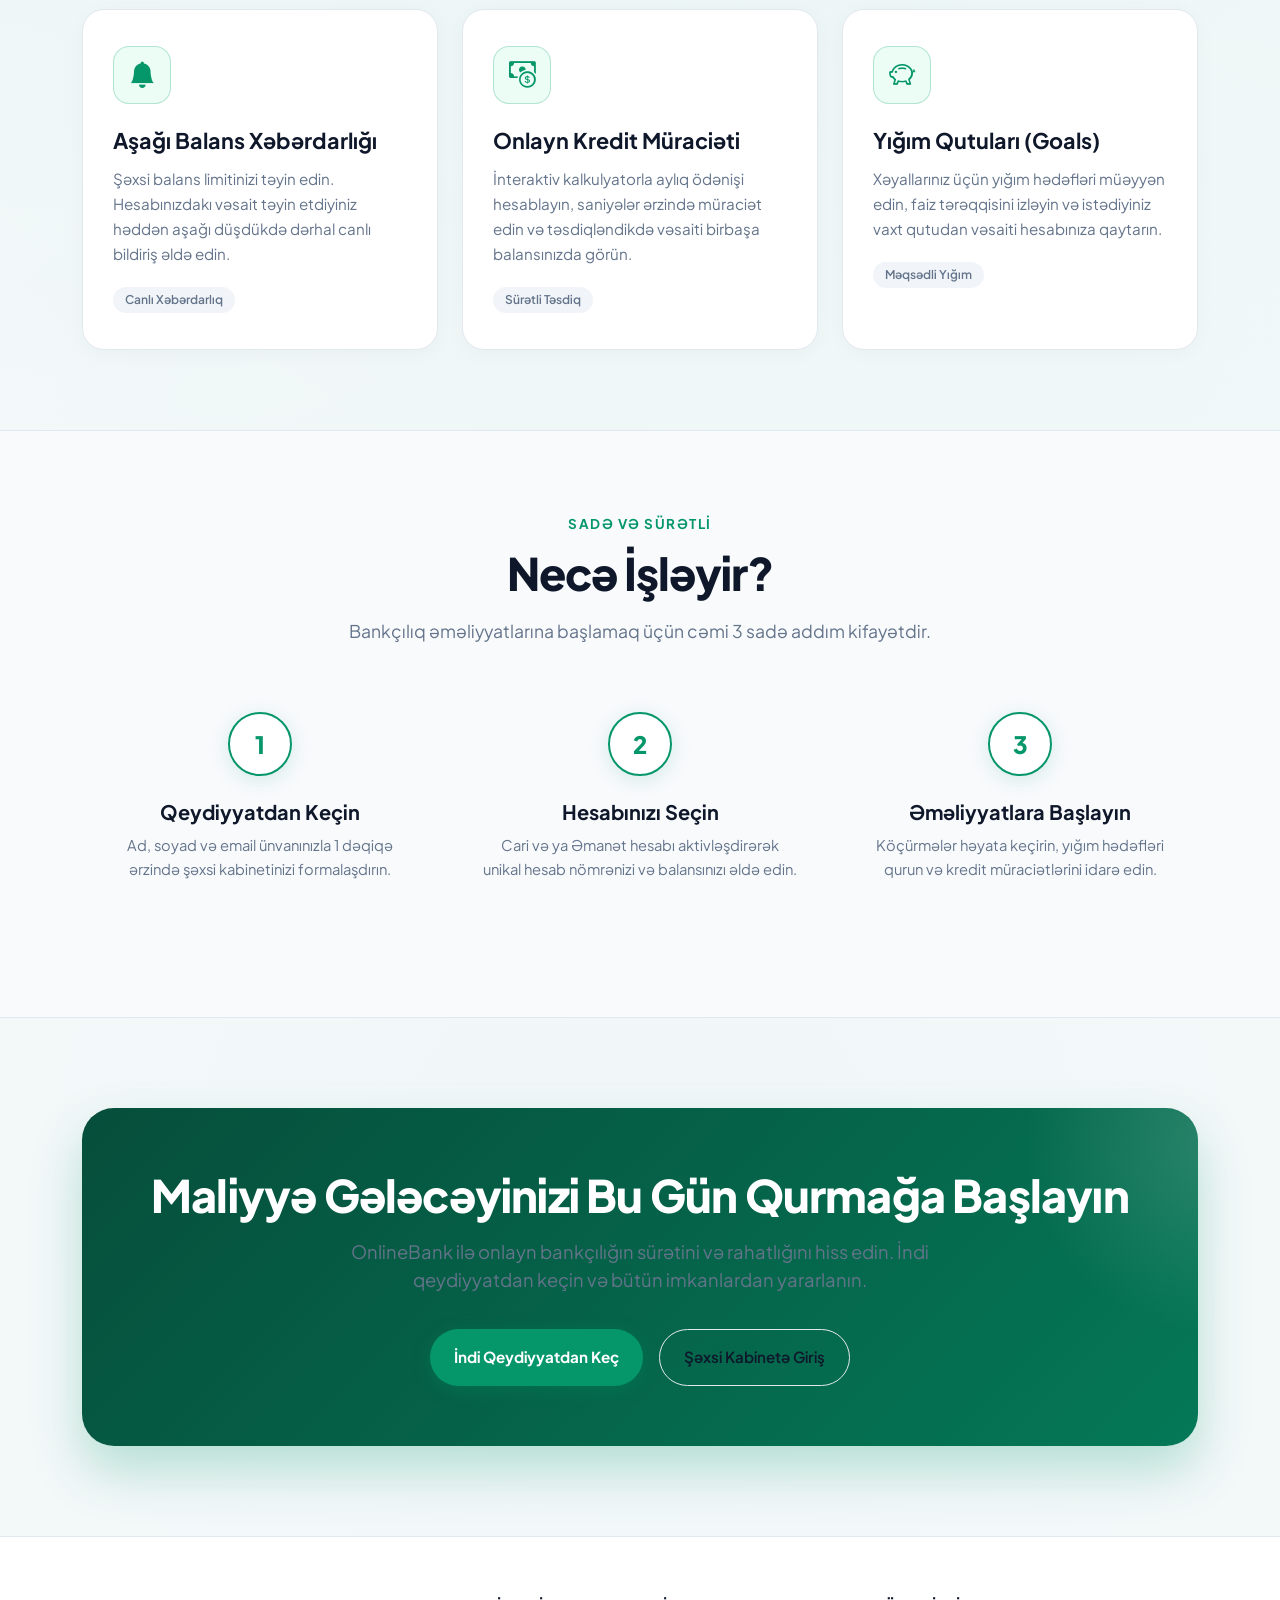
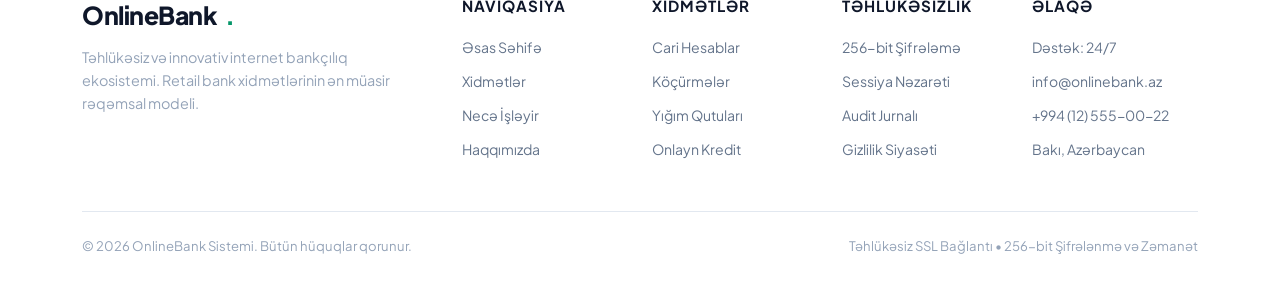
<file: Online Banking Frontend/loans.html>
<!DOCTYPE html>
<html lang="az">
<head>
    <meta charset="UTF-8">
    <meta name="viewport" content="width=device-width, initial-scale=1.0">
    <title>OnlineBank | Kreditlər</title>

    <!-- Google Fonts: Plus Jakarta Sans & JetBrains Mono -->
    <link rel="preconnect" href="https://fonts.googleapis.com">
    <link rel="preconnect" href="https://fonts.gstatic.com" crossorigin>
    <link href="https://fonts.googleapis.com/css2?family=JetBrains+Mono:wght@400;600;700&family=Plus+Jakarta+Sans:wght@300;400;500;600;700;800&display=swap" rel="stylesheet">

    <!-- Bootstrap 5 CSS -->
    <link href="https://cdn.jsdelivr.net/npm/bootstrap@5.3.3/dist/css/bootstrap.min.css" rel="stylesheet">
    
    <!-- Bootstrap Icons -->
    <link rel="stylesheet" href="https://cdn.jsdelivr.net/npm/bootstrap-icons@1.11.3/font/bootstrap-icons.css">

    <!-- Unified Project Stylesheet -->
    <link rel="stylesheet" href="css/style.css">
</head>
<body class="dashboard-body">

    <!-- ======================================================================
         1. LEFT SIDEBAR NAVIGATION (Zentro Structure)
         ====================================================================== -->
    <aside class="dash-sidebar" id="dashSidebar">
        <div>
            <!-- Brand Logo -->
            <a href="dashboard.html" class="sidebar-brand">
                <div class="brand-icon-box">
                    <i class="bi bi-shield-check"></i>
                </div>
                <span>OnlineBank</span>
            </a>

            <!-- Section 1: Əsas Menyu -->
            <div class="sidebar-section-title">ƏSAS MENYU</div>
            <ul class="sidebar-nav">
                <li>
                    <a href="dashboard.html" class="sidebar-link">
                        <i class="bi bi-grid-fill"></i>
                        <span>İdarəetmə Paneli</span>
                    </a>
                </li>
                <li>
                    <a href="transfer.html" class="sidebar-link">
                        <i class="bi bi-arrow-left-right"></i>
                        <span>Köçürmələr</span>
                    </a>
                </li>
                <li>
                    <a href="transactions.html" class="sidebar-link">
                        <i class="bi bi-clock-history"></i>
                        <span>Əməliyyatlar</span>
                    </a>
                </li>
                <li>
                    <a href="accounts.html" class="sidebar-link">
                        <i class="bi bi-credit-card-2-front"></i>
                        <span>Kartlar & Hesablar</span>
                    </a>
                </li>
            </ul>

            <!-- Section 2: Dəstək & Xidmətlər -->
            <div class="sidebar-section-title mt-4">XİDMƏTLƏR & DƏSTƏK</div>
            <ul class="sidebar-nav">
                <li>
                    <a href="loans.html" class="sidebar-link active">
                        <i class="bi bi-bank"></i>
                        <span>Kreditlər</span>
                    </a>
                </li>
                <li>
                    <a href="savings-goal.html" class="sidebar-link">
                        <i class="bi bi-piggy-bank"></i>
                        <span>Yığım Qutuları</span>
                    </a>
                </li>
                <li>
                    <a href="notifications.html" class="sidebar-link">
                        <i class="bi bi-bell"></i>
                        <span>Bildirişlər</span>
                        <span class="badge-nav" id="sidebarNotificationBadge" style="display: none;">0</span>
                    </a>
                </li>
                <li id="adminNavWrapper" style="display: none;">
                    <a href="admin.html" class="sidebar-link text-warning">
                        <i class="bi bi-shield-lock"></i>
                        <span>Admin Paneli</span>
                    </a>
                </li>
            </ul>
        </div>

        <!-- Sidebar Footer -->
        <div class="sidebar-footer">
            <a href="balance-alert.html" class="sidebar-link">
                <i class="bi bi-gear"></i>
                <span>Tənzimləmələr</span>
            </a>
            <a href="#" class="sidebar-link text-danger" id="dashLogoutBtn">
                <i class="bi bi-box-arrow-right"></i>
                <span>Çıxış</span>
            </a>
        </div>
    </aside>

    <!-- ======================================================================
         2. MAIN CONTENT AREA: LOANS (Matching User Mockup)
         ====================================================================== -->
    <main class="dash-main">

        <!-- Topbar Toolbar -->
        <header class="dash-topbar">
            <!-- Breadcrumbs / Title -->
            <div>
                <h1 class="h4 fw-bold text-white mb-1">
                    <i class="bi bi-bank text-success me-2"></i>Kreditlərim (My Loans)
                </h1>
                <p class="text-muted small mb-0">Aktiv kreditiniz, ödəniş cədvəli və yeni onlayn müraciətlər.</p>
            </div>

            <!-- Right Actions -->
            <div class="topbar-actions">
                <!-- Date Pill -->
                <div class="date-pill-btn">
                    <i class="bi bi-calendar3"></i>
                    <span id="currentDateDisplay">Bu ay</span>
                </div>

                <!-- Eye Toggle -->
                <button class="icon-btn" id="toggleBalanceVisibilityBtn" title="Balansları Gizlət / Göstər">
                    <i class="bi bi-eye" id="toggleEyeIcon"></i>
                </button>

                <!-- Notification Bell -->
                <a href="notifications.html" class="icon-btn" title="Bildirişlər">
                    <i class="bi bi-bell"></i>
                    <span class="badge-dot" id="unreadBadgeDot" style="display: none;"></span>
                </a>

                <!-- User Profile Dropdown -->
                <div class="dropdown">
                    <div class="user-profile-badge" data-bs-toggle="dropdown" aria-expanded="false">
                        <div class="user-avatar-circle" id="userAvatar">U</div>
                        <div class="user-meta-info d-none d-md-flex">
                            <span class="name" id="userFullName">İstifadəçi</span>
                            <span class="role" id="userRole">Müştəri</span>
                        </div>
                        <i class="bi bi-chevron-down ms-1 text-muted small"></i>
                    </div>
                    <ul class="dropdown-menu dropdown-menu-dark-custom dropdown-menu-end">
                        <li><a class="dropdown-item-dark" href="accounts.html"><i class="bi bi-wallet2"></i> Hesablarım</a></li>
                        <li><a class="dropdown-item-dark" href="balance-alert.html"><i class="bi bi-bell"></i> Balans Xəbərdarlıqları</a></li>
                        <li><hr class="dropdown-divider-dark"></li>
                        <li><a class="dropdown-item-dark text-danger" href="#" id="dropdownLogoutBtn"><i class="bi bi-box-arrow-right"></i> Sistemdən Çıxış</a></li>
                    </ul>
                </div>
            </div>
        </header>

        <!-- Top Header Row: "My Loans" + "+ Apply for Loan" CTA -->
        <div class="d-flex justify-content-between align-items-center mb-4">
            <div>
                <h2 class="h5 fw-bold text-white mb-0">Maliyyə Vəziyyəti</h2>
                <span class="text-muted small">Mövcud öhdəliklər və kredit tarixçəsi</span>
            </div>
            <!-- "+ Apply for Loan" Button (Matching Mockup) -->
            <button type="button" class="btn-action-lime" id="btnOpenApplyModal" data-bs-toggle="modal" data-bs-target="#applyLoanModal">
                <i class="bi bi-plus-lg"></i>
                <span>+ Yeni Müraciət (Apply for Loan)</span>
            </button>
        </div>

        <!-- ======================================================================
             3. ACTIVE LOAN CARD (Matching User Mockup)
             ====================================================================== -->
        <section id="activeLoanSection">
            <div class="active-loan-card" id="activeLoanCard">
                <span class="loan-card-badge">
                    <i class="bi bi-shield-fill-check"></i> Aktiv Kredit (Active Loan)
                </span>

                <div class="loan-big-amount" id="activeLoanAmount">
                    ₼ 10,000.00
                </div>

                <div class="loan-remaining-text">
                    Qalıq borc: <strong id="activeLoanRemaining">₼ 6,450.00</strong> (<span id="activeLoanPercent">65% ödənilib</span>)
                </div>

                <!-- Glowing Progress Bar: ███████████░░░░ 65% -->
                <div class="loan-progress-container">
                    <div class="loan-progress-bar" id="activeLoanProgressBar" style="width: 65%;"></div>
                </div>

                <!-- 3 Columns: Monthly Payment, Next Payment, Interest -->
                <div class="loan-metrics-3col">
                    <div class="loan-metric-item">
                        <span class="loan-metric-label">Aylıq Ödəniş (Monthly Payment)</span>
                        <span class="loan-metric-value text-success" id="activeLoanMonthly">₼ 450.00</span>
                    </div>
                    <div class="loan-metric-item">
                        <span class="loan-metric-label">Növbəti Ödəniş (Next Payment)</span>
                        <span class="loan-metric-value text-white" id="activeLoanNextDate">25 Sen 2026</span>
                    </div>
                    <div class="loan-metric-item">
                        <span class="loan-metric-label">İllik Faiz (Interest)</span>
                        <span class="loan-metric-value text-info" id="activeLoanInterest">12.0%</span>
                    </div>
                </div>
            </div>

            <!-- Empty State if no active loan -->
            <div class="active-loan-card d-none text-center py-5" id="noActiveLoanCard">
                <i class="bi bi-shield-check fs-1 text-success d-block mb-3"></i>
                <h4 class="text-white fw-bold">Hazırda aktiv kreditiniz yoxdur</h4>
                <p class="text-muted small mb-4">Sərfəli faiz dərəcəsi ilə cəmi bir neçə dəqiqəyə onlayn kredit əldə edə bilərsiniz.</p>
                <button type="button" class="btn-action-lime px-4 py-2" data-bs-toggle="modal" data-bs-target="#applyLoanModal">
                    <i class="bi bi-plus-lg me-1"></i> Kredit Müraciəti Göndər
                </button>
            </div>
        </section>

        <!-- ======================================================================
             4. LOAN APPLICATIONS LIST (Matching User Mockup)
             ====================================================================== -->
        <section class="loan-applications-card">
            <div class="d-flex justify-content-between align-items-center mb-3">
                <h3 class="h6 fw-bold text-white mb-0">
                    <i class="bi bi-journal-text text-success me-2"></i>Kredit Müraciətləri (Loan Applications)
                </h3>
                <span class="text-muted small" id="loanAppCountText">0 müraciət</span>
            </div>

            <!-- List of Applications -->
            <div id="loanApplicationsContainer">
                <div class="text-center py-4 text-muted">
                    <div class="spinner-border spinner-border-sm text-success me-2" role="status"></div>
                    Müraciətlər yüklənir...
                </div>
            </div>
        </section>

    </main>

    <!-- ======================================================================
         MODAL: ONLAYN KREDİT MÜRACİƏTİ (+ Apply for Loan)
         ====================================================================== -->
    <div class="modal fade" id="applyLoanModal" tabindex="-1" aria-labelledby="applyLoanModalLabel" aria-hidden="true">
        <div class="modal-dialog modal-dialog-centered modal-lg">
            <div class="modal-content dark-modal">
                <div class="modal-header">
                    <h5 class="modal-title fw-bold" id="applyLoanModalLabel">
                        <i class="bi bi-bank text-success me-2"></i>Onlayn Kredit Müraciəti (Apply for Loan)
                    </h5>
                    <button type="button" class="btn-close btn-close-white" data-bs-dismiss="modal" aria-label="Close"></button>
                </div>
                <form id="applyLoanForm">
                    <div class="modal-body p-4">
                        <!-- Alert for backend feedback -->
                        <div id="applyLoanAlert" class="alert d-none mb-3" role="alert"></div>

                        <!-- 1. Kredit Məbləği (100 - 50,000 AZN) -->
                        <div class="mb-4">
                            <div class="d-flex justify-content-between align-items-center mb-2">
                                <label class="form-label-muted mb-0">Kredit Məbləği (₼)</label>
                                <span class="fw-bold fs-5 text-success font-monospace" id="calcAmountDisplay">5,000 ₼</span>
                            </div>
                            <input type="range" class="form-range" id="loanAmountRange" min="100" max="50000" step="100" value="5000">
                            <div class="d-flex justify-content-between text-muted" style="font-size: 0.75rem;">
                                <span>Min: 100 ₼</span>
                                <span>Maks: 50,000 ₼</span>
                            </div>
                        </div>

                        <!-- 2. Kredit Müddəti (3 - 48 ay) -->
                        <div class="mb-4">
                            <div class="d-flex justify-content-between align-items-center mb-2">
                                <label class="form-label-muted mb-0">Kredit Müddəti (Ay)</label>
                                <span class="fw-bold fs-5 text-white font-monospace" id="calcTermDisplay">12 ay</span>
                            </div>
                            <input type="range" class="form-range" id="loanTermRange" min="3" max="48" step="1" value="12">
                            <div class="d-flex justify-content-between text-muted" style="font-size: 0.75rem;">
                                <span>Min: 3 ay</span>
                                <span>Maks: 48 ay</span>
                            </div>

                            <!-- Quick Term Buttons -->
                            <div class="quick-amt-pills-row mt-2">
                                <button type="button" class="quick-amt-pill" data-term="6">6 ay</button>
                                <button type="button" class="quick-amt-pill active" data-term="12">12 ay</button>
                                <button type="button" class="quick-amt-pill" data-term="24">24 ay</button>
                                <button type="button" class="quick-amt-pill" data-term="36">36 ay</button>
                                <button type="button" class="quick-amt-pill" data-term="48">48 ay</button>
                            </div>
                        </div>

                        <!-- 3. Məqsəd / Təyinat (Reason) -->
                        <div class="mb-4">
                            <label class="form-label-muted">Kreditin Məqsədi / Təyinatı</label>
                            <input type="text" class="form-control dark-input" id="loanReasonInput" placeholder="Məsələn: Fərdi ehtiyaclar (Personal Loan), Təmir və ya Təhsil" required>
                        </div>

                        <!-- Live Calculator Summary Box -->
                        <div class="loan-calc-preview-box">
                            <div class="d-flex justify-content-between align-items-center mb-2">
                                <span class="text-muted small">Təxmini Aylıq Ödəniş:</span>
                                <span class="fw-bold fs-5 text-success font-monospace" id="calcMonthlyPayment">₼ 441.67</span>
                            </div>
                            <div class="d-flex justify-content-between align-items-center mb-2">
                                <span class="text-muted small">İllik Faiz Dərəcəsi:</span>
                                <span class="text-white fw-bold font-monospace">12.0%</span>
                            </div>
                            <div class="receipt-divider-line my-2"></div>
                            <div class="d-flex justify-content-between align-items-center">
                                <span class="text-muted small">Yekun Qaytarılacaq Məbləğ:</span>
                                <span class="text-white fw-bold font-monospace fs-6" id="calcTotalPayment">₼ 5,300.00</span>
                            </div>
                        </div>

                    </div>
                    <div class="modal-footer">
                        <button type="button" class="btn btn-outline-secondary rounded-pill px-4" data-bs-dismiss="modal">Ləğv et</button>
                        <button type="submit" class="btn-action-lime px-4" id="btnSubmitLoanApplication">
                            <i class="bi bi-send me-1"></i> Müraciəti Göndər
                        </button>
                    </div>
                </form>
            </div>
        </div>
    </div>

    <!-- Bootstrap 5 JS -->
    <script src="https://cdn.jsdelivr.net/npm/bootstrap@5.3.3/dist/js/bootstrap.bundle.min.js"></script>

    <!-- Configuration & Helpers -->
    <script src="js/config.js"></script>

    <!-- Loans Controller -->
    <script src="js/loans.js"></script>
</body>
</html>
</file>
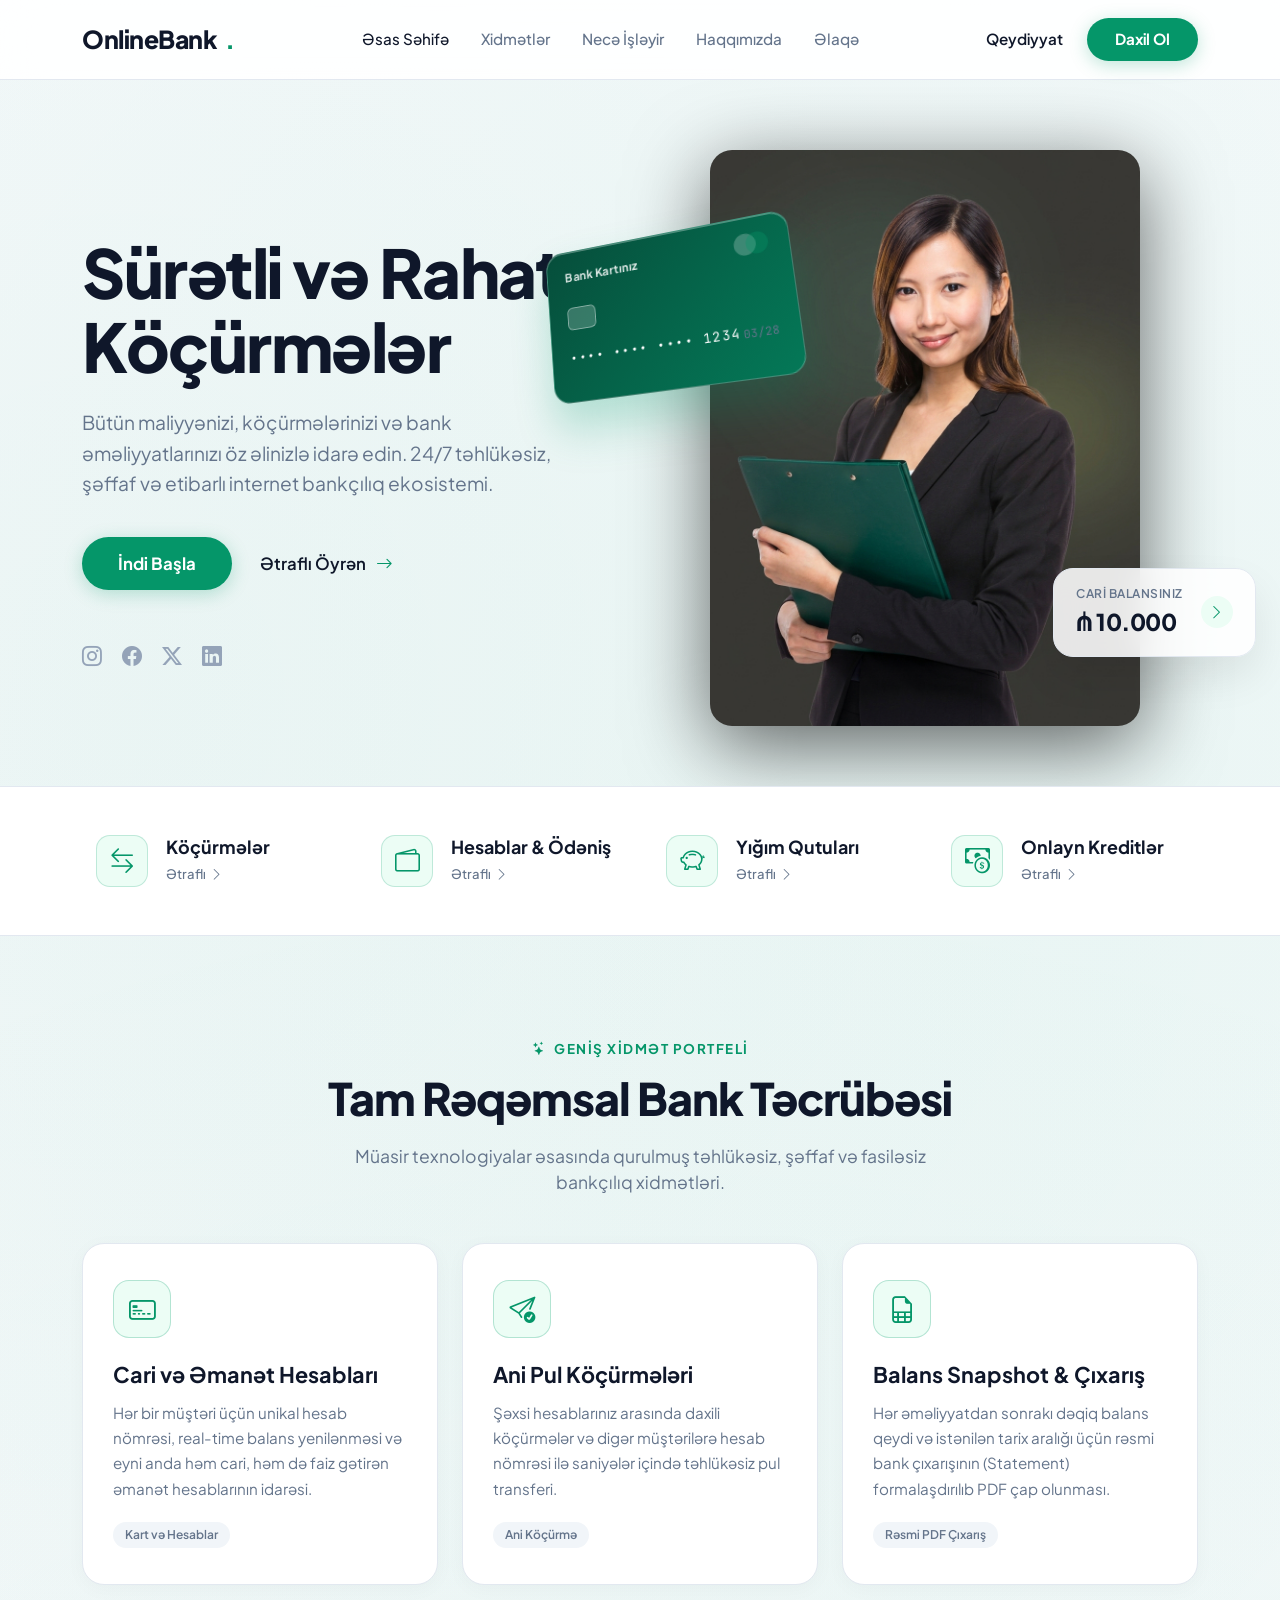
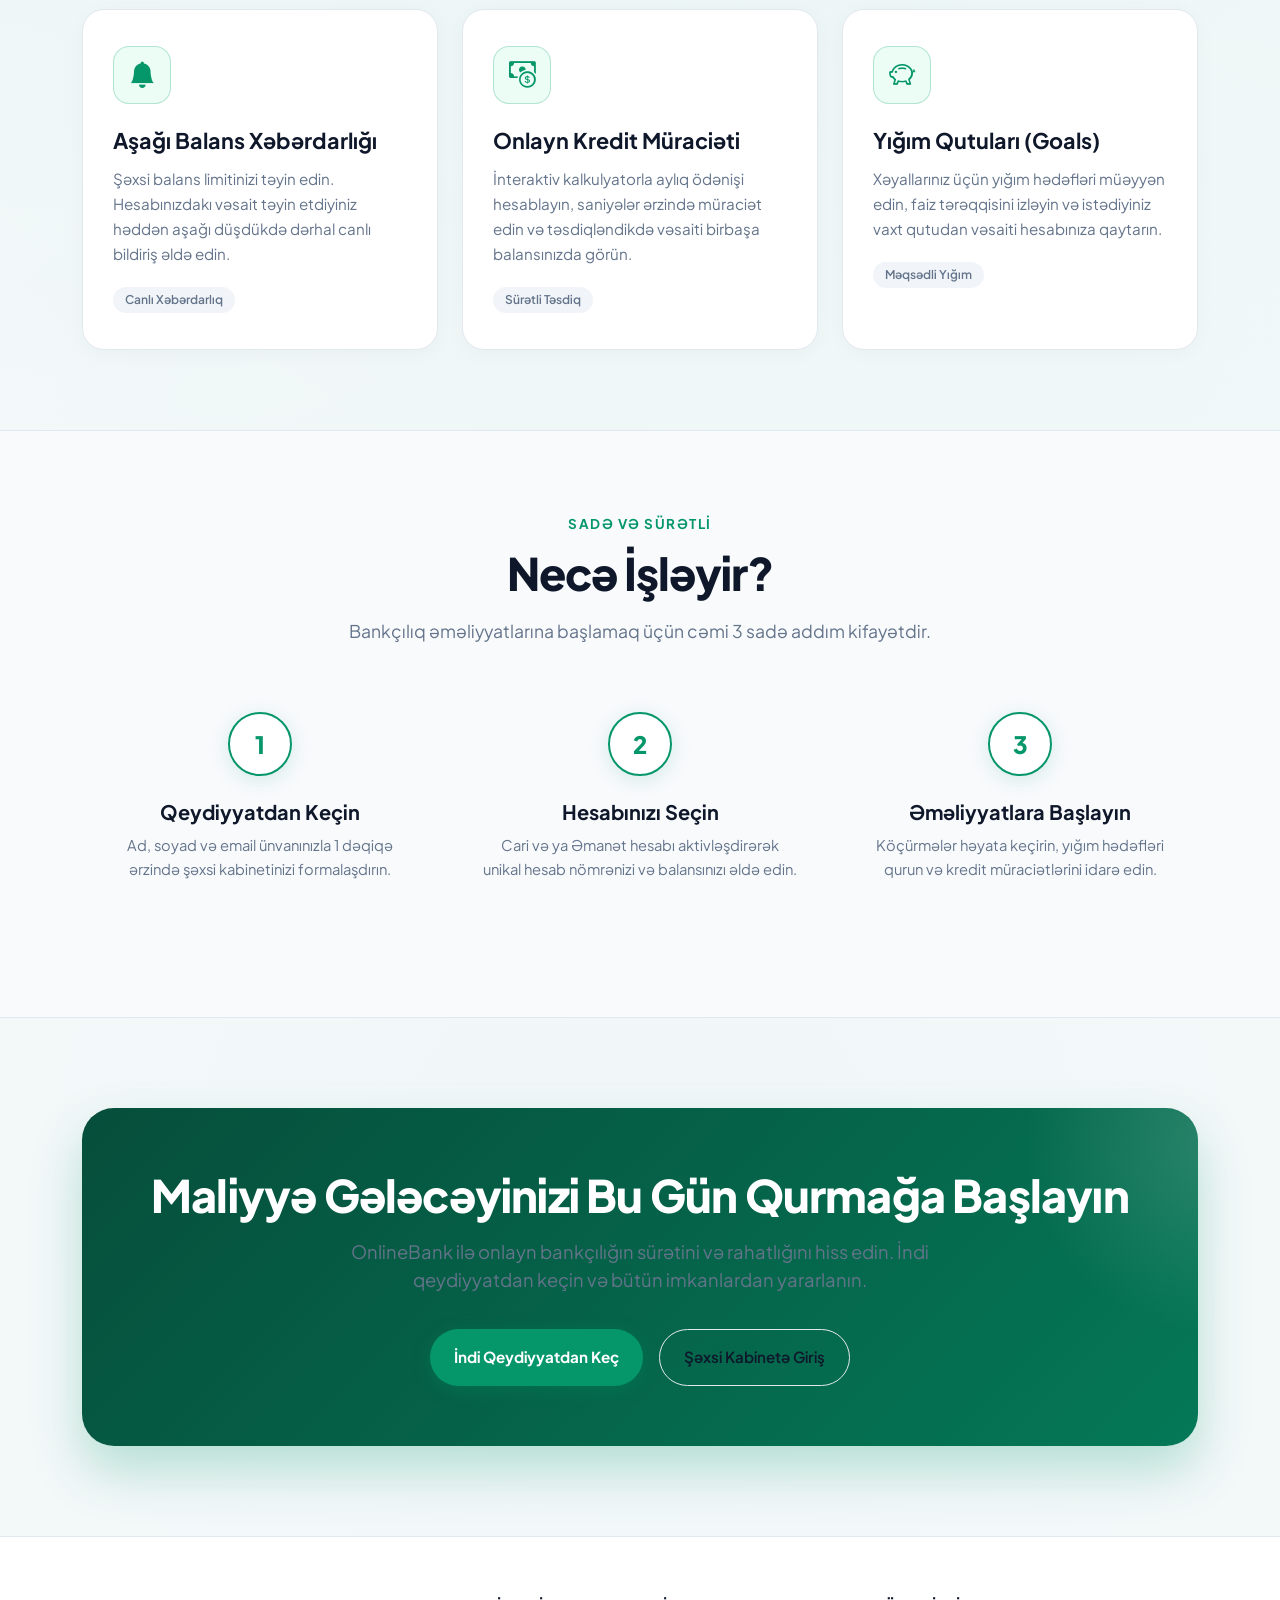
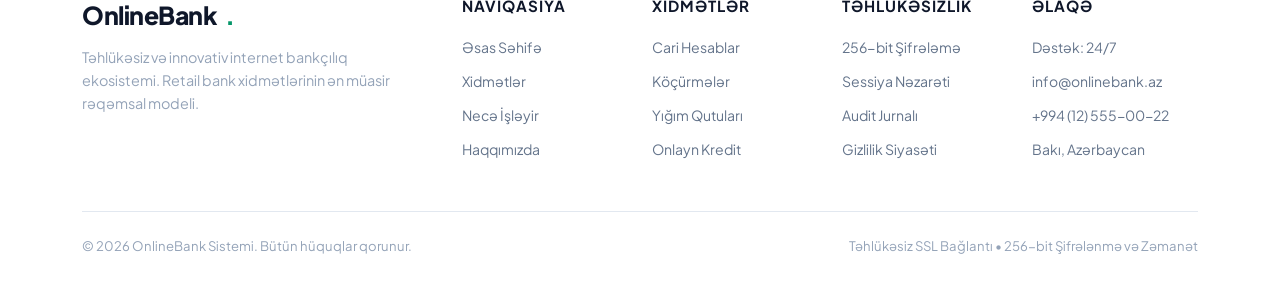
<file: Online Banking Frontend/notifications.html>
<!DOCTYPE html>
<html lang="az">
<head>
    <meta charset="UTF-8">
    <meta name="viewport" content="width=device-width, initial-scale=1.0">
    <title>OnlineBank | Bildirişlər Mərkəzi</title>

    <!-- Google Fonts: Plus Jakarta Sans & JetBrains Mono -->
    <link rel="preconnect" href="https://fonts.googleapis.com">
    <link rel="preconnect" href="https://fonts.gstatic.com" crossorigin>
    <link href="https://fonts.googleapis.com/css2?family=JetBrains+Mono:wght@400;600;700&family=Plus+Jakarta+Sans:wght@300;400;500;600;700;800&display=swap" rel="stylesheet">

    <!-- Bootstrap 5 CSS -->
    <link href="https://cdn.jsdelivr.net/npm/bootstrap@5.3.3/dist/css/bootstrap.min.css" rel="stylesheet">
    
    <!-- Bootstrap Icons -->
    <link rel="stylesheet" href="https://cdn.jsdelivr.net/npm/bootstrap-icons@1.11.3/font/bootstrap-icons.css">

    <!-- Unified Project Stylesheet -->
    <link rel="stylesheet" href="css/style.css">
</head>
<body class="dashboard-body">

    <!-- ======================================================================
         1. LEFT SIDEBAR NAVIGATION (Zentro Structure)
         ====================================================================== -->
    <aside class="dash-sidebar" id="dashSidebar">
        <div>
            <!-- Brand Logo -->
            <a href="dashboard.html" class="sidebar-brand">
                <div class="brand-icon-box">
                    <i class="bi bi-shield-check"></i>
                </div>
                <span>OnlineBank</span>
            </a>

            <!-- Section 1: Əsas Menyu -->
            <div class="sidebar-section-title">ƏSAS MENYU</div>
            <ul class="sidebar-nav">
                <li>
                    <a href="dashboard.html" class="sidebar-link">
                        <i class="bi bi-grid-fill"></i>
                        <span>İdarəetmə Paneli</span>
                    </a>
                </li>
                <li>
                    <a href="transfer.html" class="sidebar-link">
                        <i class="bi bi-arrow-left-right"></i>
                        <span>Köçürmələr</span>
                    </a>
                </li>
                <li>
                    <a href="transactions.html" class="sidebar-link">
                        <i class="bi bi-clock-history"></i>
                        <span>Əməliyyatlar</span>
                    </a>
                </li>
                <li>
                    <a href="accounts.html" class="sidebar-link">
                        <i class="bi bi-credit-card-2-front"></i>
                        <span>Kartlar & Hesablar</span>
                    </a>
                </li>
            </ul>

            <!-- Section 2: Dəstək & Xidmətlər -->
            <div class="sidebar-section-title mt-4">XİDMƏTLƏR & DƏSTƏK</div>
            <ul class="sidebar-nav">
                <li>
                    <a href="loans.html" class="sidebar-link">
                        <i class="bi bi-bank"></i>
                        <span>Kreditlər</span>
                    </a>
                </li>
                <li>
                    <a href="savings-goal.html" class="sidebar-link">
                        <i class="bi bi-piggy-bank"></i>
                        <span>Yığım Qutuları</span>
                    </a>
                </li>
                <li>
                    <a href="notifications.html" class="sidebar-link active">
                        <i class="bi bi-bell"></i>
                        <span>Bildirişlər</span>
                        <span class="badge-nav" id="sidebarNotificationBadge" style="display: none;">0</span>
                    </a>
                </li>
                <li id="adminNavWrapper" style="display: none;">
                    <a href="admin.html" class="sidebar-link text-warning">
                        <i class="bi bi-shield-lock"></i>
                        <span>Admin Paneli</span>
                    </a>
                </li>
            </ul>
        </div>

        <!-- Sidebar Footer -->
        <div class="sidebar-footer">
            <a href="balance-alert.html" class="sidebar-link">
                <i class="bi bi-gear"></i>
                <span>Tənzimləmələr</span>
            </a>
            <a href="#" class="sidebar-link text-danger" id="dashLogoutBtn">
                <i class="bi bi-box-arrow-right"></i>
                <span>Çıxış</span>
            </a>
        </div>
    </aside>

    <!-- ======================================================================
         2. MAIN CONTENT: NOTIFICATIONS CENTER
         ====================================================================== -->
    <main class="dash-main">

        <!-- Topbar Toolbar -->
        <header class="dash-topbar">
            <div>
                <h1 class="h4 fw-bold text-white mb-1">
                    <i class="bi bi-bell text-success me-2"></i>Bildirişlər Mərkəzi
                </h1>
                <p class="text-muted small mb-0">Hesab hərəkətləri, balans limitləri və kredit müraciətləri üzrə bildirişlər.</p>
            </div>

            <!-- Right Actions -->
            <div class="topbar-actions">
                <!-- Eye Toggle -->
                <button class="icon-btn" id="toggleBalanceVisibilityBtn" title="Balansları Gizlət / Göstər">
                    <i class="bi bi-eye" id="toggleEyeIcon"></i>
                </button>

                <!-- Notification Bell -->
                <a href="notifications.html" class="icon-btn active" title="Bildirişlər">
                    <i class="bi bi-bell-fill text-success"></i>
                    <span class="badge-dot" id="unreadBadgeDot" style="display: none;"></span>
                </a>

                <!-- User Profile Dropdown -->
                <div class="dropdown">
                    <div class="user-profile-badge" data-bs-toggle="dropdown" aria-expanded="false">
                        <div class="user-avatar-circle" id="userAvatar">U</div>
                        <div class="user-meta-info d-none d-md-flex">
                            <span class="name" id="userFullName">İstifadəçi</span>
                            <span class="role" id="userRole">Müştəri</span>
                        </div>
                        <i class="bi bi-chevron-down ms-1 text-muted small"></i>
                    </div>
                    <ul class="dropdown-menu dropdown-menu-dark-custom dropdown-menu-end">
                        <li><a class="dropdown-item-dark" href="accounts.html"><i class="bi bi-wallet2"></i> Hesablarım</a></li>
                        <li><a class="dropdown-item-dark" href="balance-alert.html"><i class="bi bi-gear"></i> Tənzimləmələr</a></li>
                        <li><hr class="dropdown-divider-dark"></li>
                        <li><a class="dropdown-item-dark text-danger" href="#" id="dropdownLogoutBtn"><i class="bi bi-box-arrow-right"></i> Sistemdən Çıxış</a></li>
                    </ul>
                </div>
            </div>
        </header>

        <!-- Global Alert Box -->
        <div id="alertBox" class="alert alert-danger d-none mb-4" role="alert"></div>

        <!-- Filter Bar & Search -->
        <div class="card bg-dark border-secondary p-3 mb-4">
            <div class="row g-3 align-items-center justify-content-between">
                <!-- Left: Tabs (All / Unread) -->
                <div class="col-md-6">
                    <div class="tx-filter-pills-row">
                        <button type="button" class="tx-filter-pill active" id="tabAll">
                            <i class="bi bi-list-check me-1"></i>Bütün Bildirişlər
                        </button>
                        <button type="button" class="tx-filter-pill" id="tabUnread">
                            <i class="bi bi-envelope me-1"></i>Oxunmamışlar
                        </button>
                    </div>
                </div>

                <!-- Right: Search Input -->
                <div class="col-md-5">
                    <div class="input-group">
                        <span class="input-group-text bg-dark border-secondary text-muted">
                            <i class="bi bi-search"></i>
                        </span>
                        <input type="text" class="form-control dark-input" id="searchInput" placeholder="Bildirişlərdə axtarış...">
                    </div>
                </div>
            </div>
        </div>

        <!-- Loading State -->
        <div id="loadingState" class="text-center py-5">
            <div class="spinner-border text-success" role="status">
                <span class="visually-hidden">Yüklənir...</span>
            </div>
            <p class="text-muted small mt-2">Bildirişlər yüklənir...</p>
        </div>

        <!-- Empty State -->
        <div id="emptyState" class="text-center py-5 d-none">
            <div class="mb-3">
                <i class="bi bi-bell-slash fs-1 text-muted opacity-50"></i>
            </div>
            <h5 class="fw-bold text-white" id="emptyStateTitle">Hələ heç bir bildirişiniz yoxdur</h5>
            <p class="text-muted small" id="emptyStateText" style="max-width: 420px; margin: 0 auto;">
                Hesabınızla bağlı bütün mühüm xəbərdarlıqlar və yeniliklər burada göstəriləcəkdir.
            </p>
        </div>

        <!-- Notifications Cards Container -->
        <div id="notificationsContainer" class="d-none"></div>

    </main>

    <!-- Bootstrap 5 JS -->
    <script src="https://cdn.jsdelivr.net/npm/bootstrap@5.3.3/dist/js/bootstrap.bundle.min.js"></script>

    <!-- Configuration & Helpers -->
    <script src="js/config.js"></script>

    <!-- Notifications Controller -->
    <script src="js/notifications.js"></script>
</body>
</html>
</file>
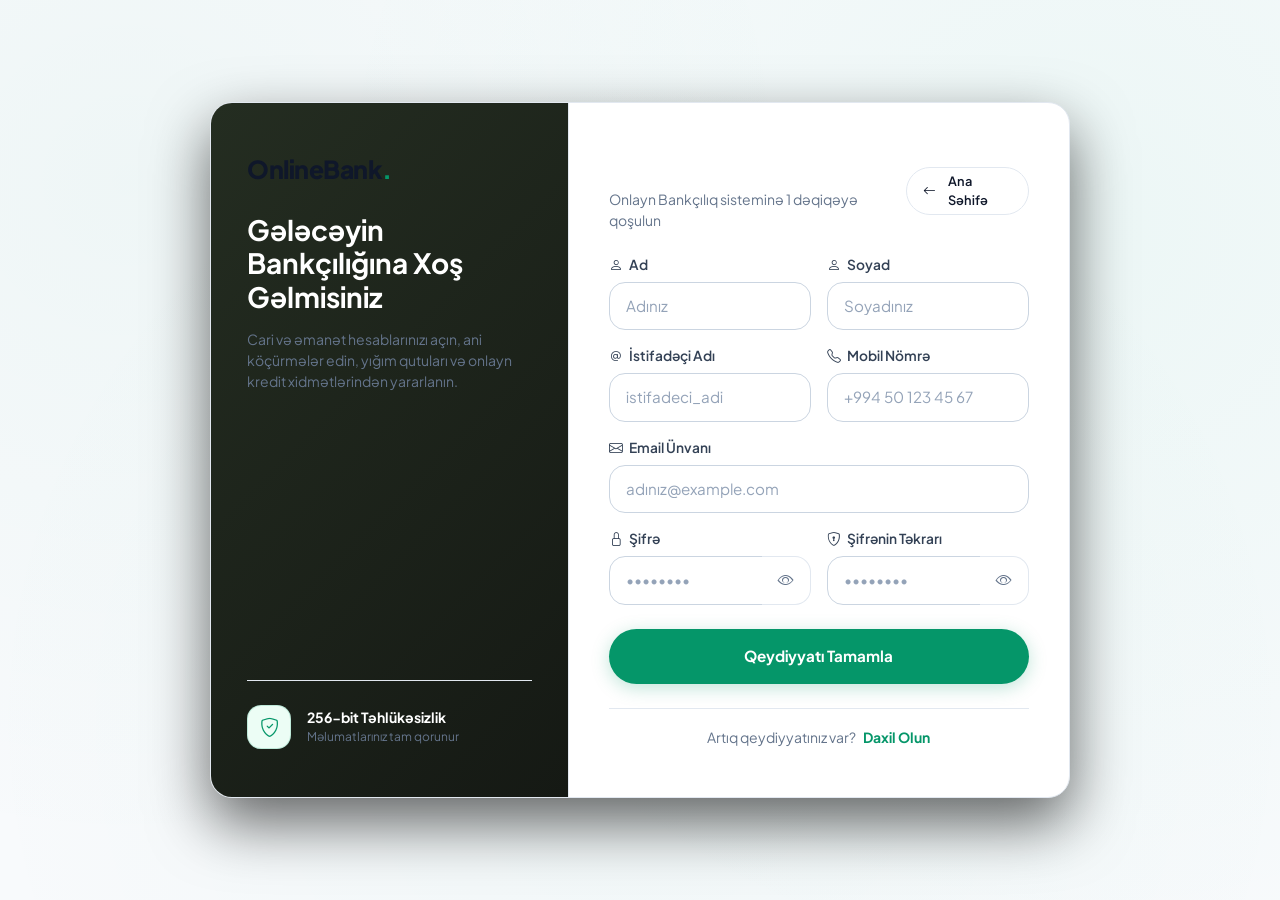
<file: Online Banking Frontend/register.html>
<!DOCTYPE html>
<html lang="az" data-bs-theme="light">
<head>
    <meta charset="UTF-8">
    <meta name="viewport" content="width=device-width, initial-scale=1.0">
    <title>OnlineBank | Qeydiyyat</title>

    <!-- Google Fonts: Plus Jakarta Sans & JetBrains Mono -->
    <link rel="preconnect" href="https://fonts.googleapis.com">
    <link rel="preconnect" href="https://fonts.gstatic.com" crossorigin>
    <link href="https://fonts.googleapis.com/css2?family=JetBrains+Mono:wght@400;600;700&family=Plus+Jakarta+Sans:wght@300;400;500;600;700;800&display=swap" rel="stylesheet">

    <!-- Bootstrap 5 CSS -->
    <link href="https://cdn.jsdelivr.net/npm/bootstrap@5.3.3/dist/css/bootstrap.min.css" rel="stylesheet">
    
    <!-- Bootstrap Icons -->
    <link rel="stylesheet" href="https://cdn.jsdelivr.net/npm/bootstrap-icons@1.11.3/font/bootstrap-icons.css">

    <!-- Custom Stylesheet -->
    <link rel="stylesheet" href="css/style.css">

    <style>
        .auth-page-wrapper {
            min-height: 100vh;
            display: flex;
            align-items: center;
            justify-content: center;
            padding: 40px 16px;
        }

        .auth-card-container {
            width: 100%;
            max-width: 860px;
            background: var(--bg-surface);
            border: 1px solid var(--accent-olive-border);
            border-radius: var(--radius-lg);
            overflow: hidden;
            box-shadow: 0 25px 60px rgba(0, 0, 0, 0.6);
        }

        .auth-side-banner {
            background: linear-gradient(135deg, #242d21 0%, #151914 100%);
            border-right: 1px solid var(--border-subtle);
            padding: 48px 36px;
            display: flex;
            flex-direction: column;
            justify-content: space-between;
        }

        .auth-form-area {
            padding: 48px 40px;
        }
    </style>
</head>
<body>

    <div class="auth-page-wrapper">
        <div class="auth-card-container">
            <div class="row g-0">
                
                <!-- Left Banner -->
                <div class="col-lg-5 auth-side-banner d-none d-lg-flex">
                    <div>
                        <a href="index.html" class="brand-logo mb-4 d-inline-block">
                            OnlineBank<span class="brand-dot">.</span>
                        </a>
                        <h3 class="fw-bold text-white mb-3">Gələcəyin Bankçılığına Xoş Gəlmisiniz</h3>
                        <p class="text-muted small leading-relaxed">
                            Cari və əmanət hesablarınızı açın, ani köçürmələr edin, yığım qutuları və onlayn kredit xidmətlərindən yararlanın.
                        </p>
                    </div>

                    <div class="pt-4 border-top border-secondary border-opacity-25">
                        <div class="d-flex align-items-center gap-3">
                            <div class="pillar-icon-box" style="width: 44px; height: 44px; font-size: 1.2rem;">
                                <i class="bi bi-shield-check"></i>
                            </div>
                            <div>
                                <div class="text-white fw-bold small">256-bit Təhlükəsizlik</div>
                                <div class="text-muted" style="font-size: 0.75rem;">Məlumatlarınız tam qorunur</div>
                            </div>
                        </div>
                    </div>
                </div>

                <!-- Right Form Area -->
                <div class="col-lg-7 auth-form-area">
                    <div class="d-flex justify-content-between align-items-center mb-4">
                        <div>
                            <h3 class="fw-bold text-white mb-1">Hesab Yaradın</h3>
                            <div class="text-muted small">Onlayn Bankçılıq sisteminə 1 dəqiqəyə qoşulun</div>
                        </div>
                        <a href="index.html" class="btn-pill-outline btn-sm py-1 px-3" style="font-size: 0.8rem;">
                            <i class="bi bi-arrow-left me-1"></i> Ana Səhifə
                        </a>
                    </div>

                    <!-- Alert Box -->
                    <div id="registerAlert" class="alert auth-alert-box d-none" role="alert"></div>

                    <form id="registerForm">
                        <div class="row g-3">
                            
                            <div class="col-md-6">
                                <label for="regFirstName" class="form-label-custom">
                                    <i class="bi bi-person"></i> Ad
                                </label>
                                <input type="text" class="form-control form-control-custom" id="regFirstName" placeholder="Adınız" required>
                            </div>

                            <div class="col-md-6">
                                <label for="regLastName" class="form-label-custom">
                                    <i class="bi bi-person"></i> Soyad
                                </label>
                                <input type="text" class="form-control form-control-custom" id="regLastName" placeholder="Soyadınız" required>
                            </div>

                            <div class="col-md-6">
                                <label for="regUserName" class="form-label-custom">
                                    <i class="bi bi-at"></i> İstifadəçi Adı
                                </label>
                                <input type="text" class="form-control form-control-custom" id="regUserName" placeholder="istifadeci_adi" required>
                            </div>

                            <div class="col-md-6">
                                <label for="regPhone" class="form-label-custom">
                                    <i class="bi bi-telephone"></i> Mobil Nömrə
                                </label>
                                <input type="tel" class="form-control form-control-custom" id="regPhone" placeholder="+994 50 123 45 67" required>
                            </div>

                            <div class="col-12">
                                <label for="regEmail" class="form-label-custom">
                                    <i class="bi bi-envelope"></i> Email Ünvanı
                                </label>
                                <input type="email" class="form-control form-control-custom" id="regEmail" placeholder="adınız@example.com" required>
                            </div>

                            <div class="col-md-6">
                                <label for="regPassword" class="form-label-custom">
                                    <i class="bi bi-lock"></i> Şifrə
                                </label>
                                <div class="input-group input-group-custom">
                                    <input type="password" class="form-control form-control-custom" id="regPassword" placeholder="••••••••" required>
                                    <button type="button" class="btn btn-toggle-pwd" id="toggleRegPwd">
                                        <i class="bi bi-eye" id="toggleRegPwdIcon"></i>
                                    </button>
                                </div>
                            </div>

                            <div class="col-md-6">
                                <label for="regConfirmPassword" class="form-label-custom">
                                    <i class="bi bi-shield-lock"></i> Şifrənin Təkrarı
                                </label>
                                <div class="input-group input-group-custom">
                                    <input type="password" class="form-control form-control-custom" id="regConfirmPassword" placeholder="••••••••" required>
                                    <button type="button" class="btn btn-toggle-pwd" id="toggleRegConfirmPwd">
                                        <i class="bi bi-eye" id="toggleRegConfirmPwdIcon"></i>
                                    </button>
                                </div>
                            </div>

                        </div>

                        <div class="mt-4">
                            <button type="submit" class="btn-pill-lime w-100 py-3" id="regSubmitBtn">
                                <span>Qeydiyyatı Tamamla</span>
                            </button>
                        </div>
                    </form>

                    <div class="text-center mt-4 pt-3 border-top border-secondary border-opacity-25">
                        <span class="text-muted small">Artıq qeydiyyatınız var?</span>
                        <a href="index.html" class="text-decoration-none fw-bold small ms-1 hover-lime">
                            Daxil Olun
                        </a>
                    </div>
                </div>

            </div>
        </div>
    </div>

    <!-- Bootstrap 5 JS Bundle -->
    <script src="https://cdn.jsdelivr.net/npm/bootstrap@5.3.3/dist/js/bootstrap.bundle.min.js"></script>

    <!-- API Config & Register Controller -->
    <script src="js/config.js"></script>
    <script>
        document.addEventListener("DOMContentLoaded", function () {
            // Password toggle
            function setupPwdToggle(btnId, inputId, iconId) {
                const btn = document.getElementById(btnId);
                const input = document.getElementById(inputId);
                const icon = document.getElementById(iconId);
                if (btn && input && icon) {
                    btn.addEventListener("click", function () {
                        const isPwd = input.getAttribute("type") === "password";
                        input.setAttribute("type", isPwd ? "text" : "password");
                        icon.classList.replace(isPwd ? "bi-eye" : "bi-eye-slash", isPwd ? "bi-eye-slash" : "bi-eye");
                    });
                }
            }
            setupPwdToggle("toggleRegPwd", "regPassword", "toggleRegPwdIcon");
            setupPwdToggle("toggleRegConfirmPwd", "regConfirmPassword", "toggleRegConfirmPwdIcon");

            const form = document.getElementById("registerForm");
            const alertBox = document.getElementById("registerAlert");
            const submitBtn = document.getElementById("regSubmitBtn");

            if (form) {
                form.addEventListener("submit", async function (e) {
                    e.preventDefault();
                    if (alertBox) alertBox.classList.add("d-none");

                    const firstName = document.getElementById("regFirstName").value.trim();
                    const lastName = document.getElementById("regLastName").value.trim();
                    const userName = document.getElementById("regUserName").value.trim();
                    const phoneNumber = document.getElementById("regPhone").value.trim();
                    const email = document.getElementById("regEmail").value.trim();
                    const password = document.getElementById("regPassword").value;
                    const confirmPassword = document.getElementById("regConfirmPassword").value;

                    if (password !== confirmPassword) {
                        alertBox.className = "alert alert-danger auth-alert-box";
                        alertBox.textContent = "Daxil edilən şifrələr bir-biri ilə uyğun gəlmir.";
                        alertBox.classList.remove("d-none");
                        return;
                    }

                    const originalHtml = submitBtn.innerHTML;
                    submitBtn.disabled = true;
                    submitBtn.innerHTML = `<span>Hesab yaradılır...</span> <span class="spinner-border spinner-border-sm ms-2"></span>`;

                    try {
                        const response = await fetch(`${API_BASE_URL}/auth/register`, {
                            method: "POST",
                            headers: { "Content-Type": "application/json" },
                            body: JSON.stringify({
                                userName, firstName, lastName, email, password, phoneNumber
                            })
                        });

                        const data = await response.json();

                        if (!response.ok) {
                            throw new Error(data.message || "Qeydiyyat zamanı xəta baş verdi.");
                        }

                        // Store tokens
                        localStorage.setItem("token", data.token);
                        localStorage.setItem("fullName", data.fullName);
                        localStorage.setItem("roles", JSON.stringify(data.roles));
                        sessionStorage.setItem("token", data.token);
                        sessionStorage.setItem("fullName", data.fullName);
                        sessionStorage.setItem("roles", JSON.stringify(data.roles));

                        alertBox.className = "alert alert-success auth-alert-box";
                        alertBox.textContent = "Qeydiyyat uğurla tamamlandı! İdarəetmə panelinə yönləndirilirsiniz...";
                        alertBox.classList.remove("d-none");

                        setTimeout(() => {
                            window.location.href = "dashboard.html";
                        }, 800);

                    } catch (error) {
                        alertBox.className = "alert alert-danger auth-alert-box";
                        alertBox.textContent = error.message;
                        alertBox.classList.remove("d-none");
                    } finally {
                        submitBtn.disabled = false;
                        submitBtn.innerHTML = originalHtml;
                    }
                });
            }
        });
    </script>
</body>
</html>
</file>
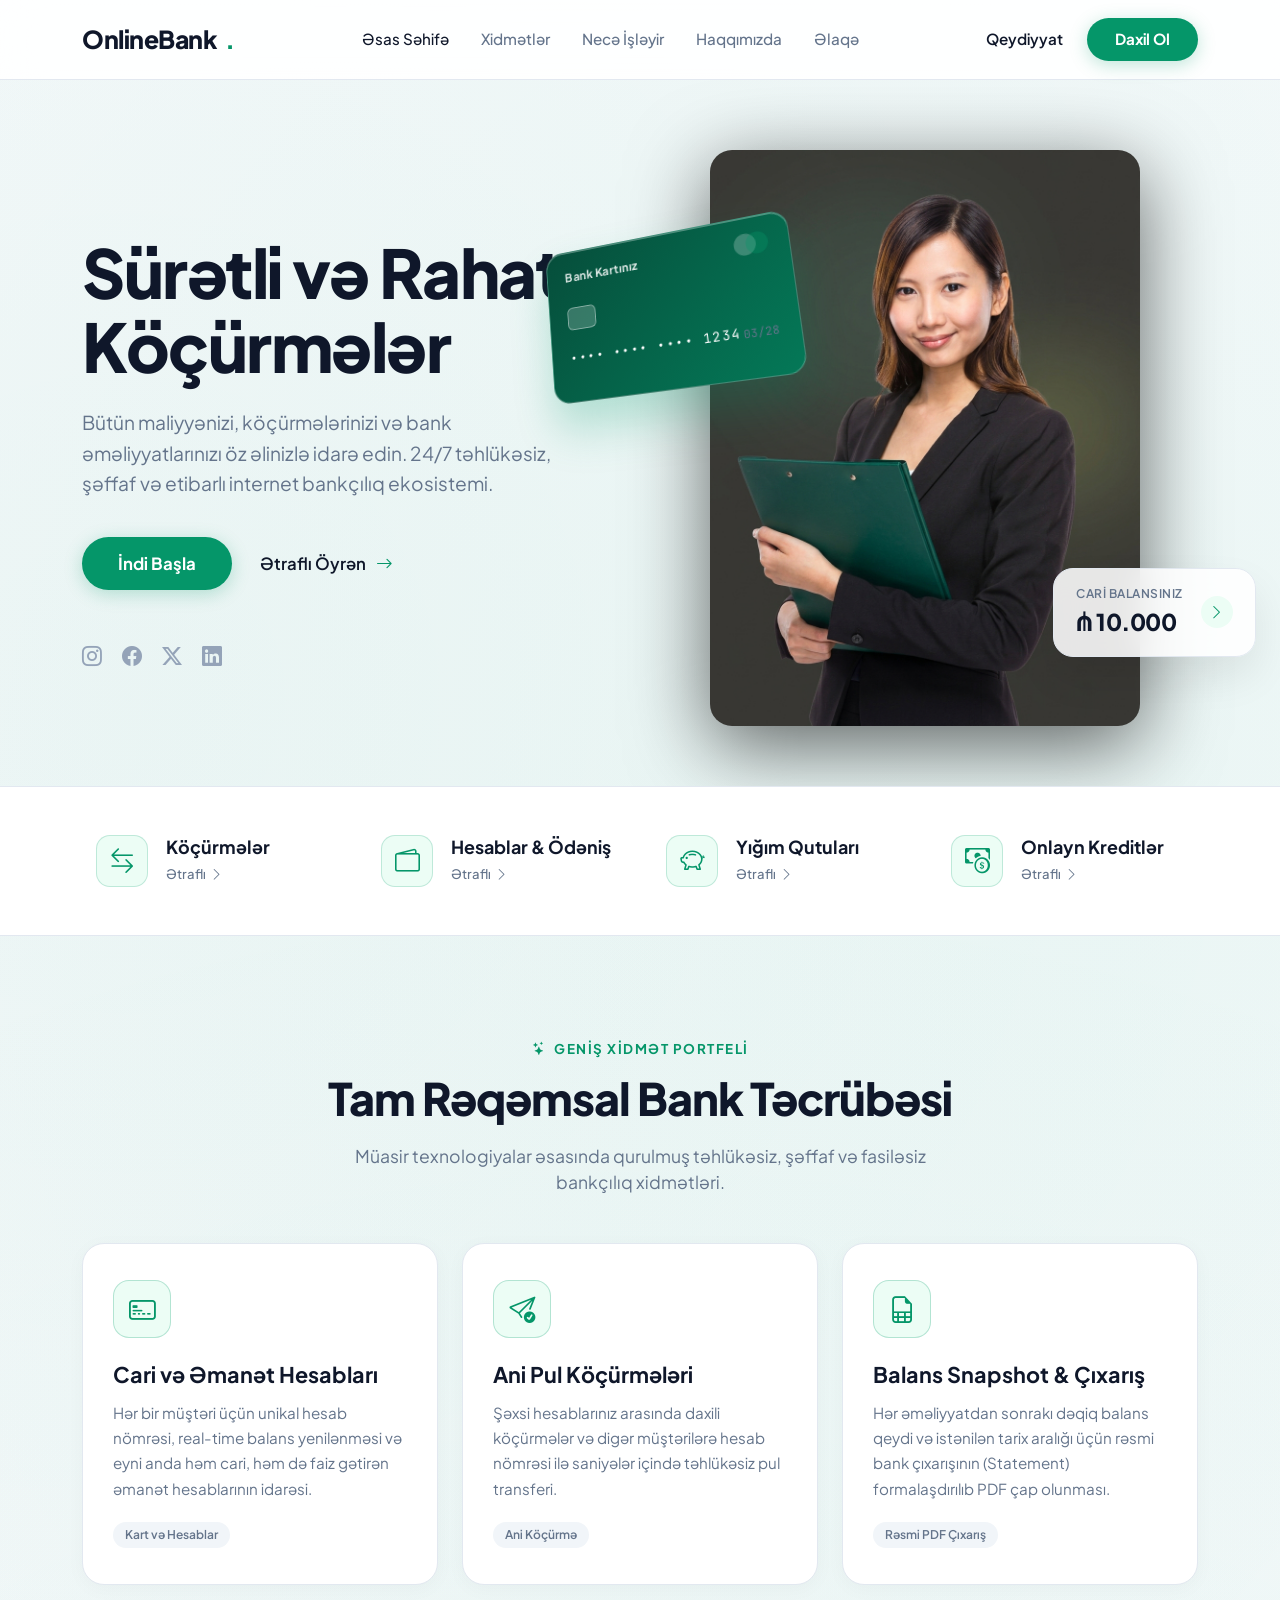
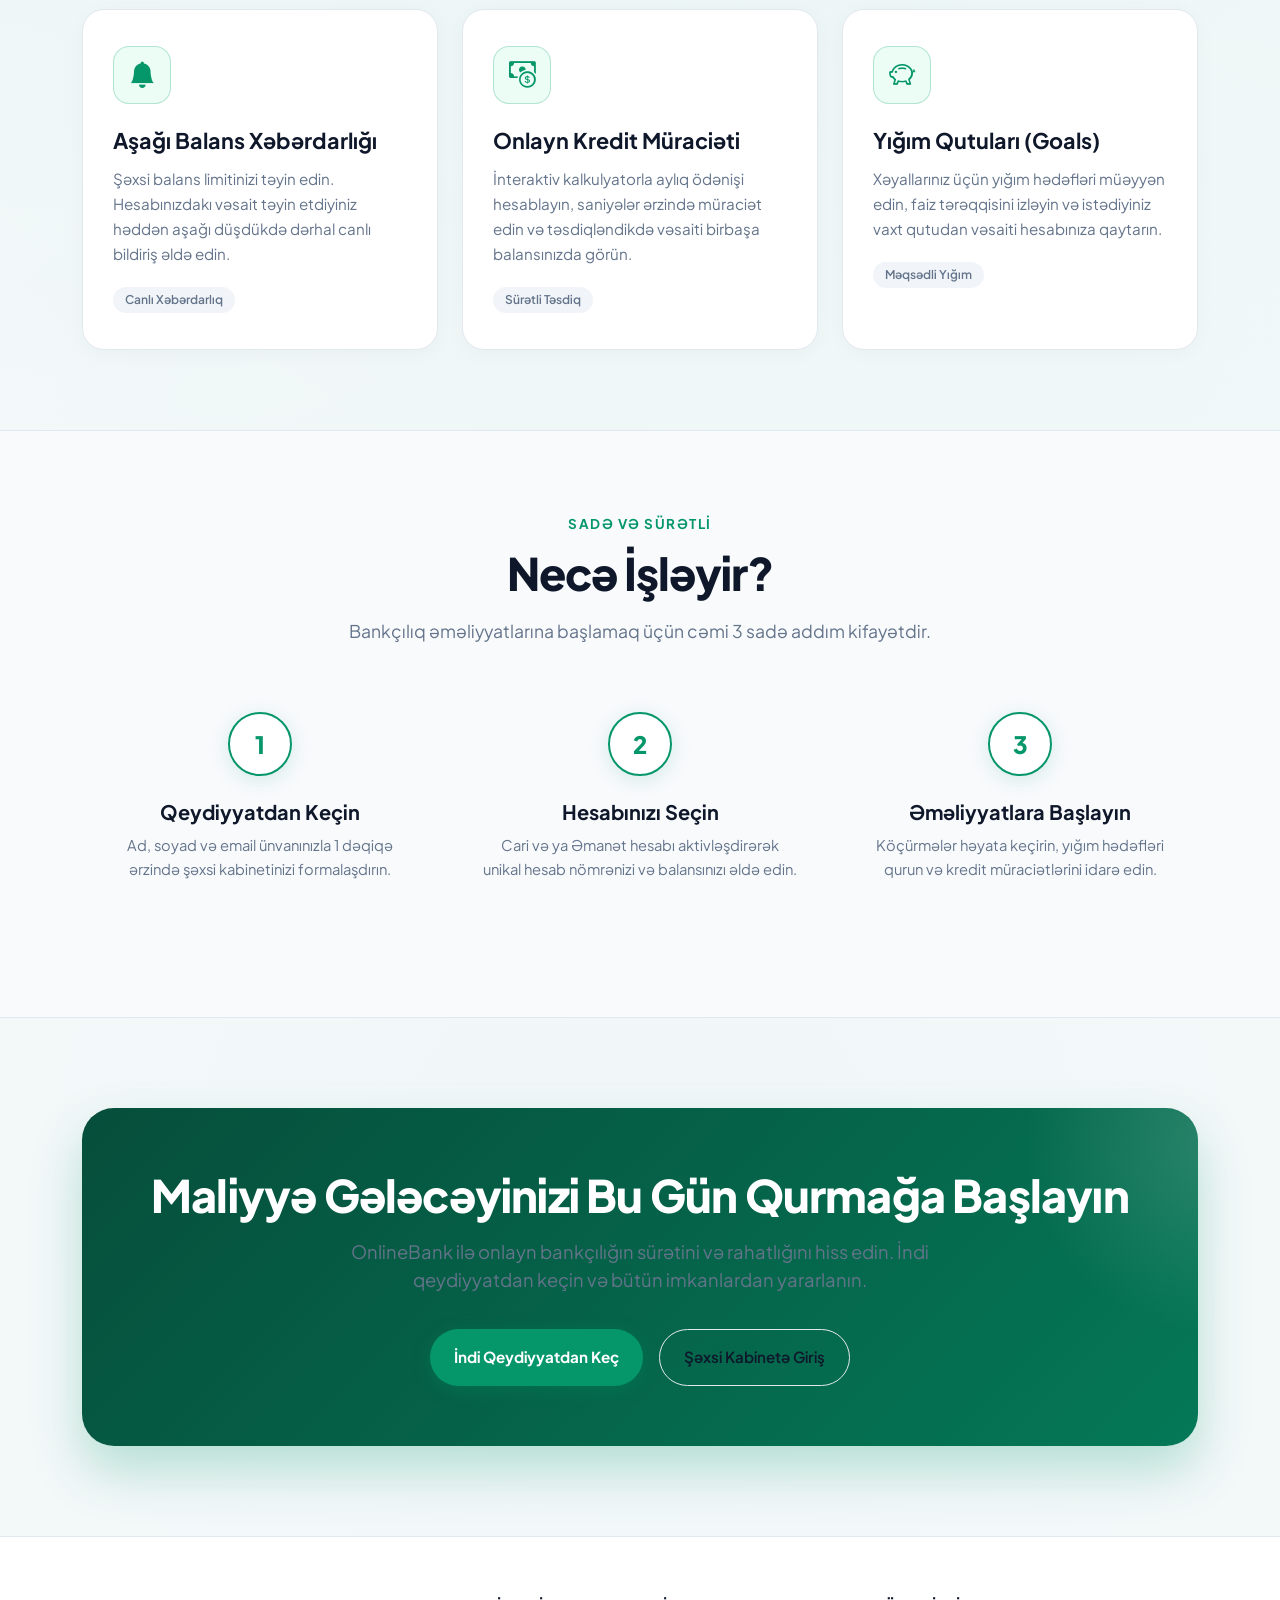
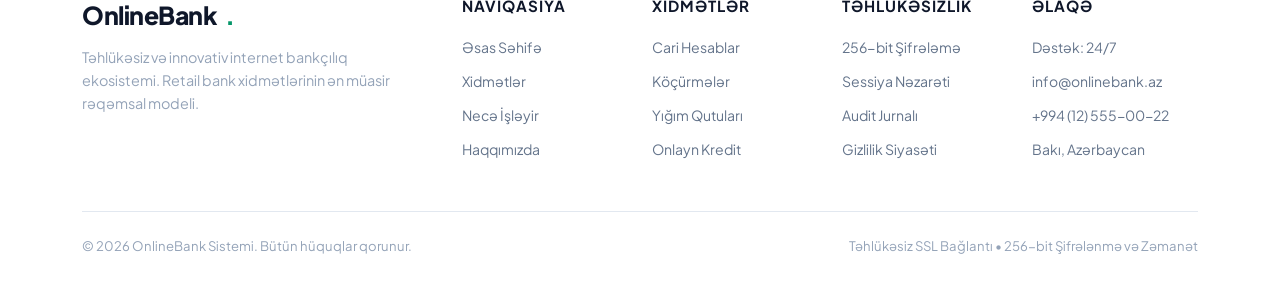
<file: Online Banking Frontend/savings-goal.html>
<!DOCTYPE html>
<html lang="az">
<head>
    <meta charset="UTF-8">
    <meta name="viewport" content="width=device-width, initial-scale=1.0">
    <title>OnlineBank | Yığım Qutuları (Prime Pay Goals)</title>

    <!-- Google Fonts: Plus Jakarta Sans & JetBrains Mono -->
    <link rel="preconnect" href="https://fonts.googleapis.com">
    <link rel="preconnect" href="https://fonts.gstatic.com" crossorigin>
    <link href="https://fonts.googleapis.com/css2?family=JetBrains+Mono:wght@400;600;700&family=Plus+Jakarta+Sans:wght@300;400;500;600;700;800&display=swap" rel="stylesheet">

    <!-- Bootstrap 5 CSS -->
    <link href="https://cdn.jsdelivr.net/npm/bootstrap@5.3.3/dist/css/bootstrap.min.css" rel="stylesheet">
    
    <!-- Bootstrap Icons -->
    <link rel="stylesheet" href="https://cdn.jsdelivr.net/npm/bootstrap-icons@1.11.3/font/bootstrap-icons.css">

    <!-- Unified Project Stylesheet -->
    <link rel="stylesheet" href="css/style.css">
</head>
<body class="dashboard-body">

    <!-- ======================================================================
         1. LEFT SIDEBAR NAVIGATION (Zentro Structure)
         ====================================================================== -->
    <aside class="dash-sidebar" id="dashSidebar">
        <div>
            <!-- Brand Logo -->
            <a href="dashboard.html" class="sidebar-brand">
                <div class="brand-icon-box">
                    <i class="bi bi-shield-check"></i>
                </div>
                <span>OnlineBank</span>
            </a>

            <!-- Section 1: Əsas Menyu -->
            <div class="sidebar-section-title">ƏSAS MENYU</div>
            <ul class="sidebar-nav">
                <li>
                    <a href="dashboard.html" class="sidebar-link">
                        <i class="bi bi-grid-fill"></i>
                        <span>İdarəetmə Paneli</span>
                    </a>
                </li>
                <li>
                    <a href="transfer.html" class="sidebar-link">
                        <i class="bi bi-arrow-left-right"></i>
                        <span>Köçürmələr</span>
                    </a>
                </li>
                <li>
                    <a href="transactions.html" class="sidebar-link">
                        <i class="bi bi-clock-history"></i>
                        <span>Əməliyyatlar</span>
                    </a>
                </li>
                <li>
                    <a href="accounts.html" class="sidebar-link">
                        <i class="bi bi-credit-card-2-front"></i>
                        <span>Kartlar & Hesablar</span>
                    </a>
                </li>
            </ul>

            <!-- Section 2: Dəstək & Xidmətlər -->
            <div class="sidebar-section-title mt-4">XİDMƏTLƏR & DƏSTƏK</div>
            <ul class="sidebar-nav">
                <li>
                    <a href="loans.html" class="sidebar-link">
                        <i class="bi bi-bank"></i>
                        <span>Kreditlər</span>
                    </a>
                </li>
                <li>
                    <a href="savings-goal.html" class="sidebar-link active">
                        <i class="bi bi-piggy-bank"></i>
                        <span>Yığım Qutuları</span>
                    </a>
                </li>
                <li>
                    <a href="notifications.html" class="sidebar-link">
                        <i class="bi bi-bell"></i>
                        <span>Bildirişlər</span>
                        <span class="badge-nav" id="sidebarNotificationBadge" style="display: none;">0</span>
                    </a>
                </li>
                <li id="adminNavWrapper" style="display: none;">
                    <a href="admin.html" class="sidebar-link text-warning">
                        <i class="bi bi-shield-lock"></i>
                        <span>Admin Paneli</span>
                    </a>
                </li>
            </ul>
        </div>

        <!-- Sidebar Footer -->
        <div class="sidebar-footer">
            <a href="balance-alert.html" class="sidebar-link">
                <i class="bi bi-gear"></i>
                <span>Tənzimləmələr</span>
            </a>
            <a href="#" class="sidebar-link text-danger" id="dashLogoutBtn">
                <i class="bi bi-box-arrow-right"></i>
                <span>Çıxış</span>
            </a>
        </div>
    </aside>

    <!-- ======================================================================
         2. MAIN CONTENT AREA: PRIME PAY SAVINGS GOALS
         ====================================================================== -->
    <main class="dash-main">

        <!-- Topbar Toolbar -->
        <header class="dash-topbar">
            <!-- Header Title -->
            <div>
                <h1 class="h4 fw-bold text-white mb-1">
                    <i class="bi bi-piggy-bank text-success me-2"></i>Yığım Qutuları (Goals)
                </h1>
                <p class="text-muted small mb-0">Hər məqsədiniz üçün ayrıca qutu yaradın, vəsait toplayın və hədəfə çatın.</p>
            </div>

            <!-- Right Actions -->
            <div class="topbar-actions">
                <!-- Date Pill -->
                <div class="date-pill-btn">
                    <i class="bi bi-calendar3"></i>
                    <span id="currentDateDisplay">Bu ay</span>
                </div>

                <!-- Eye Toggle -->
                <button class="icon-btn" id="toggleBalanceVisibilityBtn" title="Balansları Gizlət / Göstər">
                    <i class="bi bi-eye" id="toggleEyeIcon"></i>
                </button>

                <!-- Notification Bell -->
                <a href="notifications.html" class="icon-btn" title="Bildirişlər">
                    <i class="bi bi-bell"></i>
                    <span class="badge-dot" id="unreadBadgeDot" style="display: none;"></span>
                </a>

                <!-- User Profile Dropdown -->
                <div class="dropdown">
                    <div class="user-profile-badge" data-bs-toggle="dropdown" aria-expanded="false">
                        <div class="user-avatar-circle" id="userAvatar">U</div>
                        <div class="user-meta-info d-none d-md-flex">
                            <span class="name" id="userFullName">İstifadəçi</span>
                            <span class="role" id="userRole">Müştəri</span>
                        </div>
                        <i class="bi bi-chevron-down ms-1 text-muted small"></i>
                    </div>
                    <ul class="dropdown-menu dropdown-menu-dark-custom dropdown-menu-end">
                        <li><a class="dropdown-item-dark" href="accounts.html"><i class="bi bi-wallet2"></i> Hesablarım</a></li>
                        <li><a class="dropdown-item-dark" href="balance-alert.html"><i class="bi bi-bell"></i> Balans Xəbərdarlıqları</a></li>
                        <li><hr class="dropdown-divider-dark"></li>
                        <li><a class="dropdown-item-dark text-danger" href="#" id="dropdownLogoutBtn"><i class="bi bi-box-arrow-right"></i> Sistemdən Çıxış</a></li>
                    </ul>
                </div>
            </div>
        </header>

        <!-- Top Header Action: "+ Create Goal" -->
        <div class="d-flex justify-content-between align-items-center mb-4">
            <div>
                <h2 class="h5 fw-bold text-white mb-0">Hədəflərim</h2>
                <span class="text-muted small">Aktiv qutularınız və yığım irəliləyişi</span>
            </div>
            <!-- "+ Create Goal" CTA -->
            <button type="button" class="btn-action-lime" data-bs-toggle="modal" data-bs-target="#createGoalModal">
                <i class="bi bi-plus-lg"></i>
                <span>+ Yeni Hədəf Qutusu Aç</span>
            </button>
        </div>

        <!-- 3 Overview Metrics Cards (Prime Pay Style) -->
        <div class="row g-3 mb-4">
            <div class="col-md-4">
                <div class="tx-metric-card">
                    <div class="tx-metric-icon bg-success-subtle text-success">
                        <i class="bi bi-safe2"></i>
                    </div>
                    <div>
                        <div class="tx-metric-val text-success" id="overviewTotalSaved">0.00 ₼</div>
                        <div class="tx-metric-lbl">Ümumi Yığılan Məbləğ (Saved)</div>
                    </div>
                </div>
            </div>

            <div class="col-md-4">
                <div class="tx-metric-card">
                    <div class="tx-metric-icon bg-info-subtle text-info">
                        <i class="bi bi-flag"></i>
                    </div>
                    <div>
                        <div class="tx-metric-val text-white" id="overviewTotalTarget">0.00 ₼</div>
                        <div class="tx-metric-lbl">Ümumi Hədəf Məbləği (Target)</div>
                    </div>
                </div>
            </div>

            <div class="col-md-4">
                <div class="tx-metric-card">
                    <div class="tx-metric-icon bg-warning-subtle text-warning">
                        <i class="bi bi-graph-up-arrow"></i>
                    </div>
                    <div>
                        <div class="tx-metric-val text-warning" id="overviewAvgProgress">0%</div>
                        <div class="tx-metric-lbl">Orta Tərəqqi (Progress %)</div>
                    </div>
                </div>
            </div>
        </div>

        <!-- ======================================================================
             3. PRIME PAY GOALS CARDS GRID
             ====================================================================== -->
        <section class="goals-cards-grid" id="goalsCardsContainer">
            <div class="col-12 text-center py-5 text-muted">
                <div class="spinner-border spinner-border-sm text-success me-2" role="status"></div>
                Yığım qutuları yüklənir...
            </div>
        </section>

    </main>

    <!-- ======================================================================
         MODAL 1: YENİ HƏDƏF QUTUSU YARAT (+ Create Goal)
         ====================================================================== -->
    <div class="modal fade" id="createGoalModal" tabindex="-1" aria-labelledby="createGoalModalLabel" aria-hidden="true">
        <div class="modal-dialog modal-dialog-centered">
            <div class="modal-content dark-modal">
                <div class="modal-header">
                    <h5 class="modal-title fw-bold" id="createGoalModalLabel">
                        <i class="bi bi-piggy-bank text-success me-2"></i>Yeni Yığım Qutusu Aç (Create Goal)
                    </h5>
                    <button type="button" class="btn-close btn-close-white" data-bs-dismiss="modal" aria-label="Close"></button>
                </div>
                <form id="createGoalForm">
                    <div class="modal-body p-4">
                        <div id="createGoalAlert" class="alert d-none mb-3" role="alert"></div>

                        <!-- Preset Ideas Pills (Prime Pay Style: Vacation, Emergency, Car, etc.) -->
                        <label class="form-label-muted">Populyar Məqsədlər (Seçə bilərsiniz)</label>
                        <div class="quick-amt-pills-row mb-3">
                            <button type="button" class="quick-amt-pill goal-preset-pill" data-title="Yay Tətili (Vacation)">🏖️ Tətil</button>
                            <button type="button" class="quick-amt-pill goal-preset-pill" data-title="Yeni Avtomobil (New Car)">🚗 Avtomobil</button>
                            <button type="button" class="quick-amt-pill goal-preset-pill" data-title="Təcili Fond (Emergency Fund)">🛡️ Təcili Fond</button>
                            <button type="button" class="quick-amt-pill goal-preset-pill" data-title="Təhsil Haqqı (Education)">🎓 Təhsil</button>
                            <button type="button" class="quick-amt-pill goal-preset-pill" data-title="İnvestisiya Fondu (Investments)">📈 İnvestisiya</button>
                        </div>

                        <div class="mb-3">
                            <label class="form-label-muted">Yığım Hədəfinin Adı (Title)</label>
                            <input type="text" class="form-control dark-input" id="goalTitleInput" placeholder="Məsələn: Yeni Avtomobil, Tətil fondu" required>
                        </div>

                        <div class="mb-3">
                            <label class="form-label-muted">Hədəf Məbləğ (Target Amount ₼)</label>
                            <div class="input-group">
                                <input type="number" step="0.01" min="10" max="1000000" class="form-control dark-input font-monospace fs-5 fw-bold" id="goalTargetAmountInput" placeholder="Məs: 5000.00" required>
                                <span class="input-group-text bg-dark border-secondary text-white fw-bold">₼ AZN</span>
                            </div>
                            <small class="text-muted">Toplamaq istədiyiniz yekun məbləğ.</small>
                        </div>
                    </div>
                    <div class="modal-footer">
                        <button type="button" class="btn btn-outline-secondary rounded-pill px-4" data-bs-dismiss="modal">Ləğv et</button>
                        <button type="submit" class="btn-action-lime px-4" id="btnSubmitCreateGoal">
                            <i class="bi bi-check2-circle"></i> Qutunu Aç
                        </button>
                    </div>
                </form>
            </div>
        </div>
    </div>

    <!-- ======================================================================
         MODAL 2: QUTUYA PUL ƏLAVƏ ET (Top Up Modal)
         ====================================================================== -->
    <div class="modal fade" id="topUpGoalModal" tabindex="-1" aria-labelledby="topUpGoalModalLabel" aria-hidden="true">
        <div class="modal-dialog modal-dialog-centered">
            <div class="modal-content dark-modal">
                <div class="modal-header">
                    <h5 class="modal-title fw-bold" id="topUpGoalModalLabel">
                        <i class="bi bi-plus-circle text-success me-2"></i>Qutuya Pul Əlavə Et (Top Up)
                    </h5>
                    <button type="button" class="btn-close btn-close-white" data-bs-dismiss="modal" aria-label="Close"></button>
                </div>
                <form id="topUpGoalForm">
                    <div class="modal-body p-4">
                        <div id="topUpGoalAlert" class="alert d-none mb-3" role="alert"></div>

                        <div class="mb-3">
                            <span class="text-muted small d-block">Seçilmiş Hədəf:</span>
                            <h6 class="text-white fw-bold mt-1" id="topUpGoalTitleDisplay">-</h6>
                        </div>

                        <div class="mb-3">
                            <label class="form-label-muted">Ödəniş Hesabı (Vəsait çıxılacaq hesab)</label>
                            <select class="form-select dark-select" id="topUpAccountSelect" required>
                                <!-- Populated dynamically with user accounts -->
                            </select>
                        </div>

                        <div class="mb-3">
                            <label class="form-label-muted">Məbləğ (₼)</label>
                            <div class="input-group">
                                <input type="number" step="0.01" min="1" class="form-control dark-input font-monospace fs-5 fw-bold" id="topUpAmountInput" placeholder="50.00" required>
                                <span class="input-group-text bg-dark border-secondary text-white fw-bold">₼ AZN</span>
                            </div>

                            <!-- Quick Amount Buttons -->
                            <div class="quick-amt-pills-row mt-2">
                                <button type="button" class="quick-amt-pill topup-quick-pill" data-amt="20">20 ₼</button>
                                <button type="button" class="quick-amt-pill topup-quick-pill" data-amt="50">50 ₼</button>
                                <button type="button" class="quick-amt-pill topup-quick-pill" data-amt="100">100 ₼</button>
                                <button type="button" class="quick-amt-pill topup-quick-pill" data-amt="250">250 ₼</button>
                            </div>
                        </div>
                    </div>
                    <div class="modal-footer">
                        <button type="button" class="btn btn-outline-secondary rounded-pill px-4" data-bs-dismiss="modal">Bağla</button>
                        <button type="submit" class="btn-action-lime px-4" id="btnSubmitTopUp">
                            <i class="bi bi-arrow-down-circle"></i> Qutuya Köçür
                        </button>
                    </div>
                </form>
            </div>
        </div>
    </div>

    <!-- ======================================================================
         MODAL 3: QUTUDAN PUL ÇIXAR (Withdraw Modal)
         ====================================================================== -->
    <div class="modal fade" id="withdrawGoalModal" tabindex="-1" aria-labelledby="withdrawGoalModalLabel" aria-hidden="true">
        <div class="modal-dialog modal-dialog-centered">
            <div class="modal-content dark-modal">
                <div class="modal-header">
                    <h5 class="modal-title fw-bold" id="withdrawGoalModalLabel">
                        <i class="bi bi-arrow-up-circle text-info me-2"></i>Qutudan Pul Çıxar (Withdraw)
                    </h5>
                    <button type="button" class="btn-close btn-close-white" data-bs-dismiss="modal" aria-label="Close"></button>
                </div>
                <form id="withdrawGoalForm">
                    <div class="modal-body p-4">
                        <div id="withdrawGoalAlert" class="alert d-none mb-3" role="alert"></div>

                        <div class="mb-3">
                            <span class="text-muted small d-block">Qutudakı Mövcud Vəsait:</span>
                            <h6 class="text-success fw-bold font-monospace fs-5 mt-1" id="withdrawGoalAvailableDisplay">0.00 ₼</h6>
                        </div>

                        <div class="mb-3">
                            <label class="form-label-muted">Köçürüləcək Hesab (Vəsait mədaxil olacaq hesab)</label>
                            <select class="form-select dark-select" id="withdrawAccountSelect" required>
                                <!-- Populated dynamically with user accounts -->
                            </select>
                        </div>

                        <div class="mb-3">
                            <label class="form-label-muted">Çıxarılacaq Məbləğ (₼)</label>
                            <div class="input-group">
                                <input type="number" step="0.01" min="1" class="form-control dark-input font-monospace fs-5 fw-bold" id="withdrawAmountInput" placeholder="50.00" required>
                                <span class="input-group-text bg-dark border-secondary text-white fw-bold">₼ AZN</span>
                            </div>
                            <button type="button" class="btn btn-sm btn-outline-secondary rounded-pill mt-2" id="btnWithdrawAll">
                                <i class="bi bi-box-arrow-up me-1"></i> Bütün Vəsaiti Çıxar
                            </button>
                        </div>
                    </div>
                    <div class="modal-footer">
                        <button type="button" class="btn btn-outline-secondary rounded-pill px-4" data-bs-dismiss="modal">Bağla</button>
                        <button type="submit" class="btn-action-lime px-4" id="btnSubmitWithdraw">
                            <i class="bi bi-arrow-up-right"></i> Hesaba Qaytar
                        </button>
                    </div>
                </form>
            </div>
        </div>
    </div>

    <!-- Bootstrap 5 JS -->
    <script src="https://cdn.jsdelivr.net/npm/bootstrap@5.3.3/dist/js/bootstrap.bundle.min.js"></script>

    <!-- Configuration & Helpers -->
    <script src="js/config.js"></script>

    <!-- Savings Goal Controller -->
    <script src="js/savings-goal.js"></script>
</body>
</html>
</file>
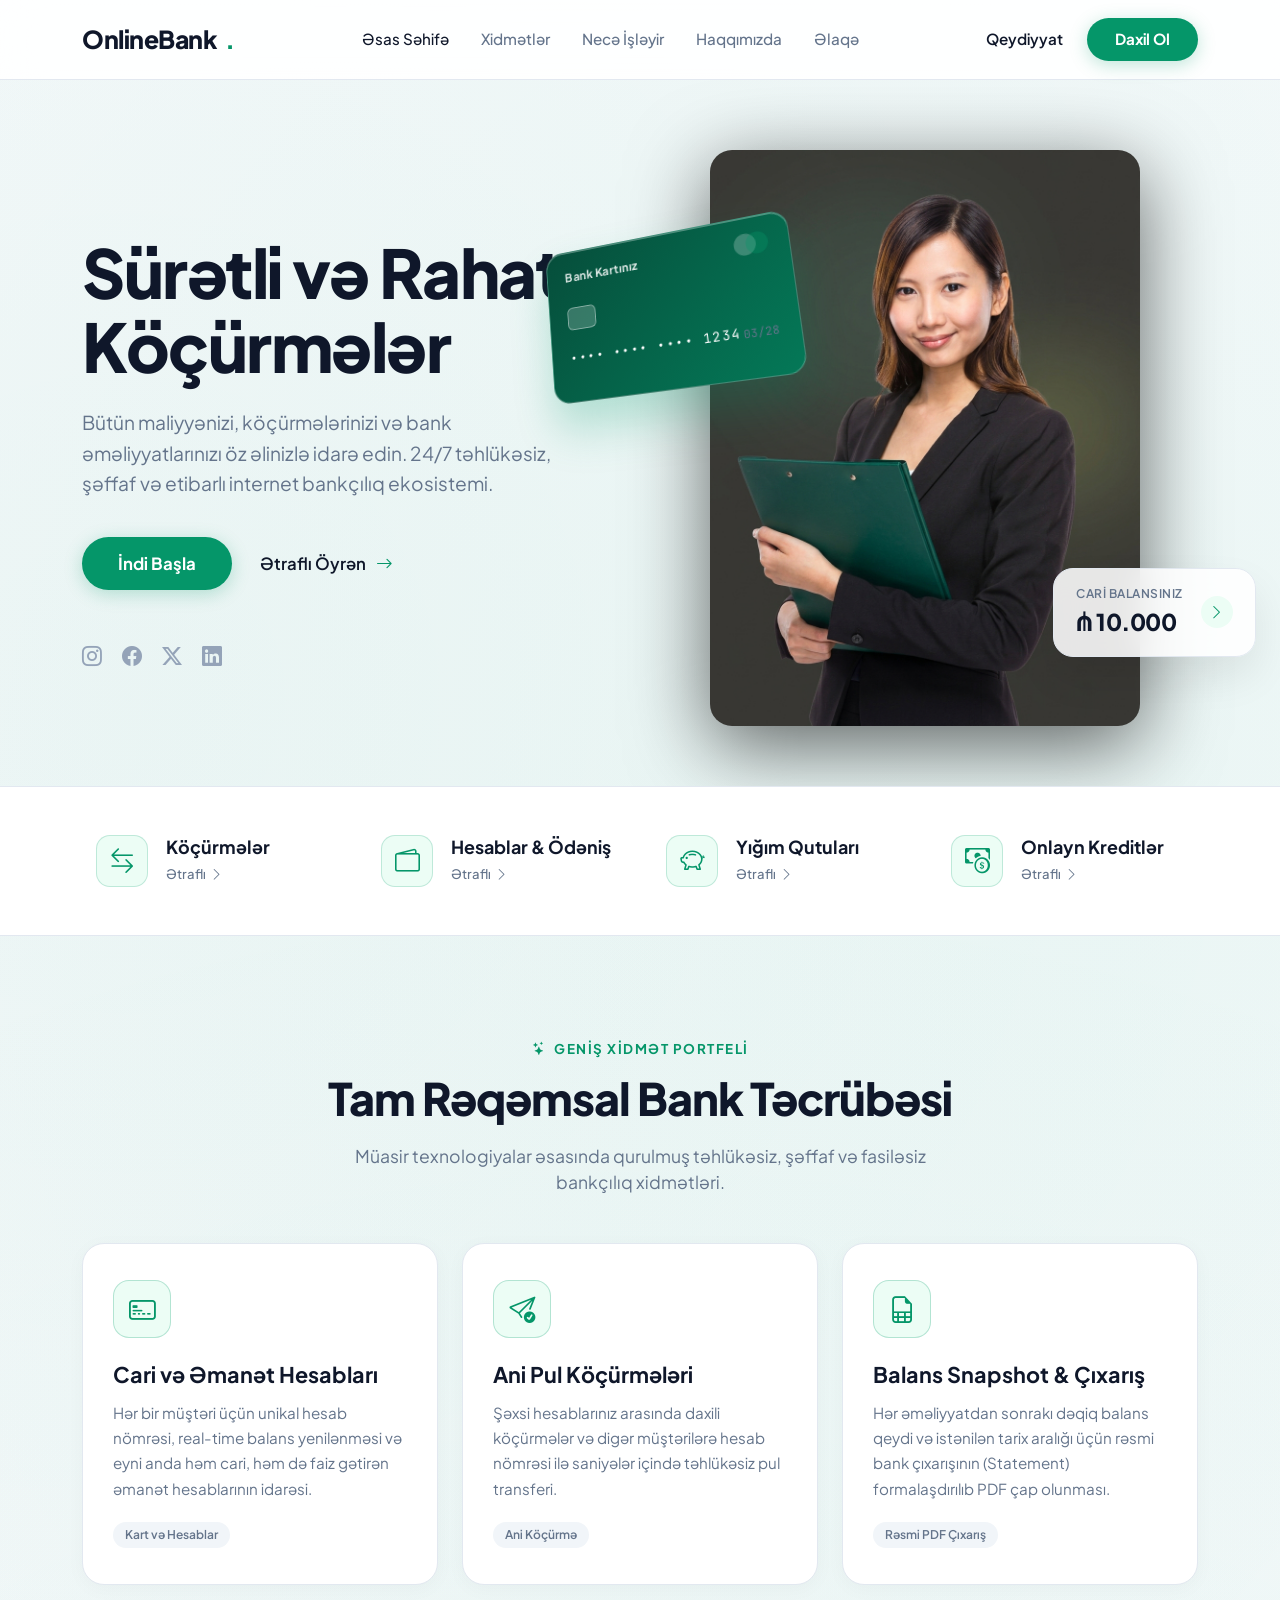
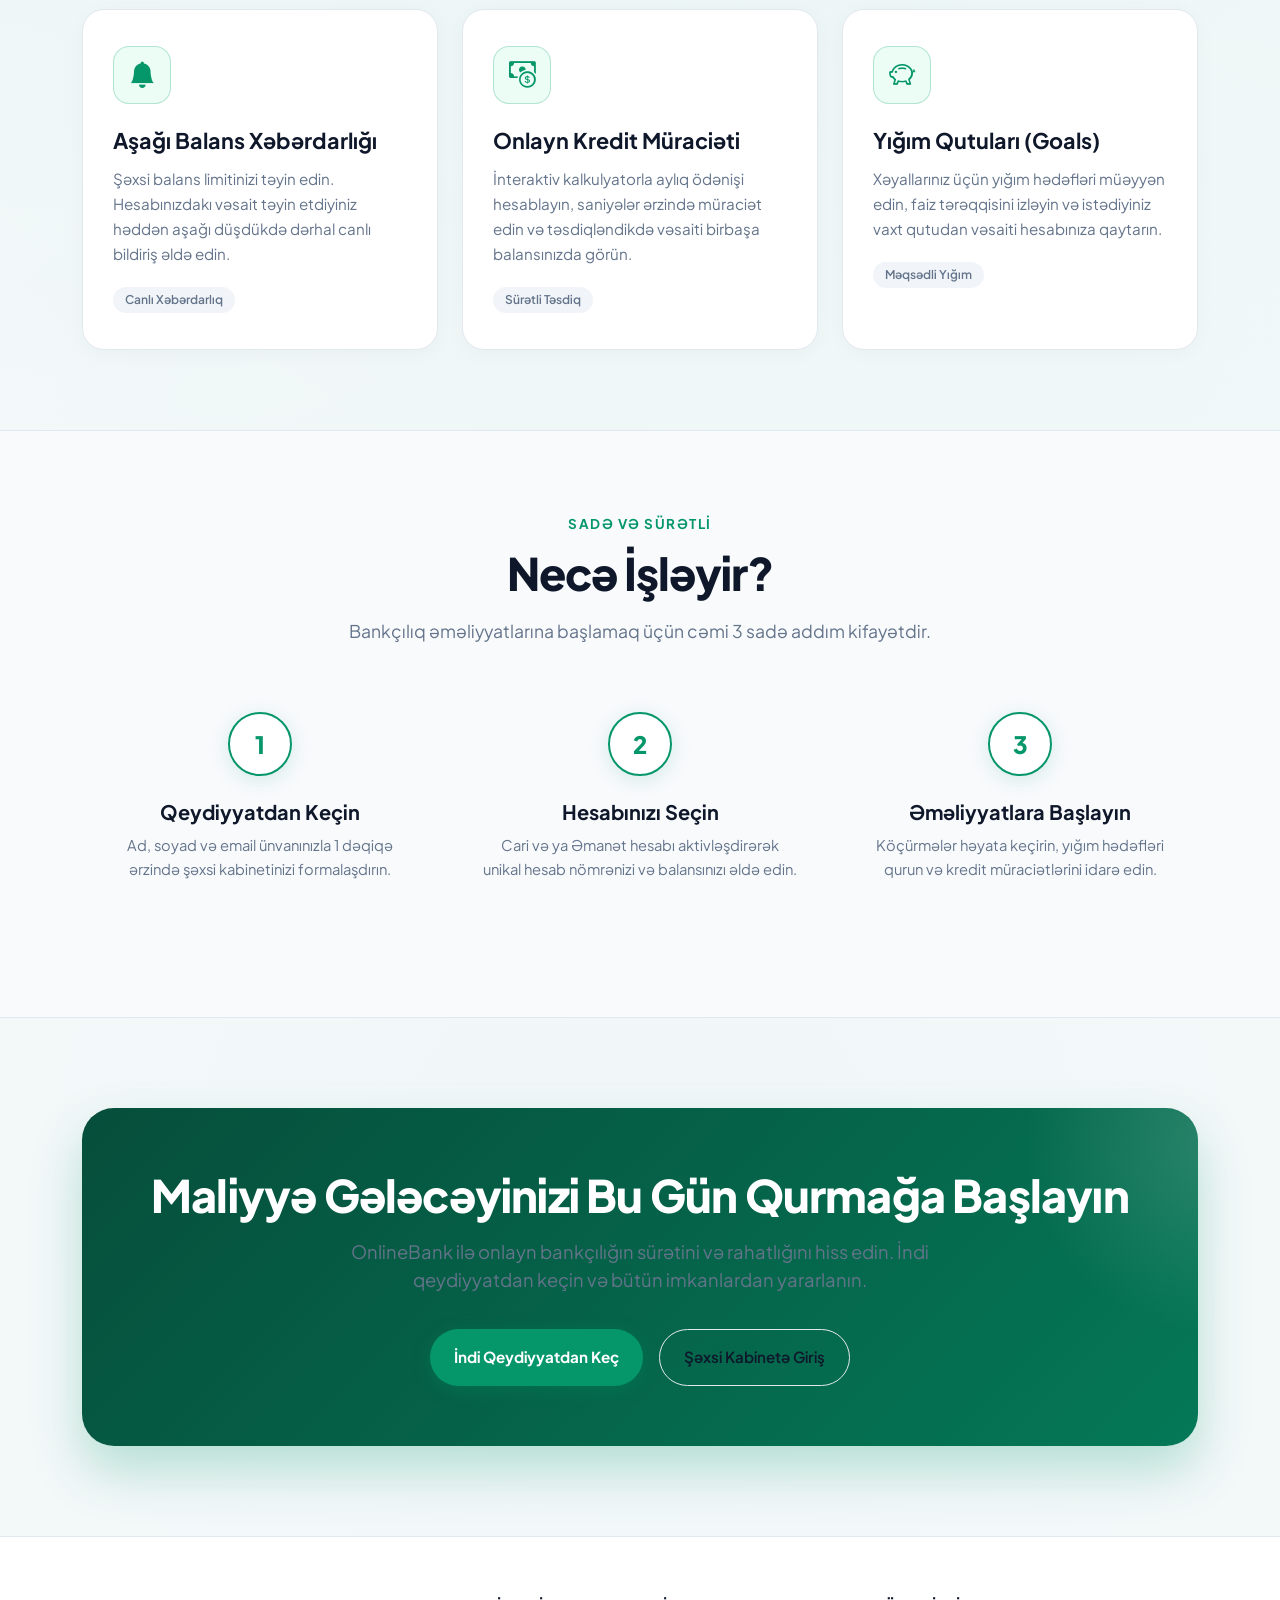
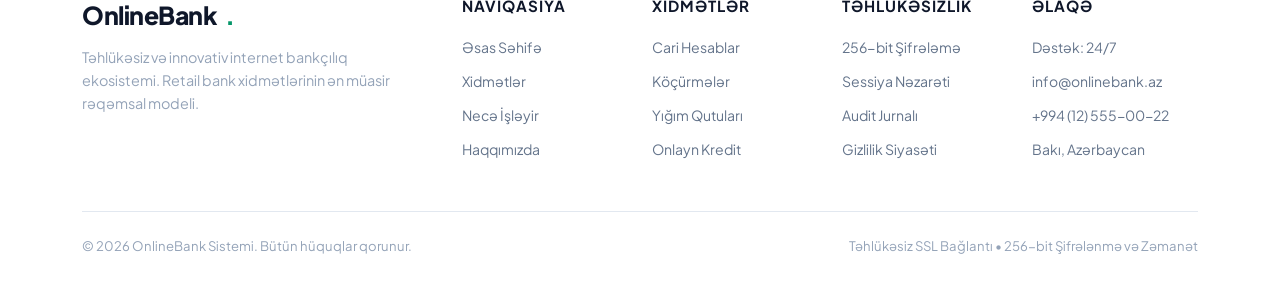
<file: Online Banking Frontend/transactions.html>
<!DOCTYPE html>
<html lang="az">
<head>
    <meta charset="UTF-8">
    <meta name="viewport" content="width=device-width, initial-scale=1.0">
    <title>OnlineBank | Əməliyyatlar & Hesab Çıxarışı</title>

    <!-- Google Fonts: Plus Jakarta Sans & JetBrains Mono -->
    <link rel="preconnect" href="https://fonts.googleapis.com">
    <link rel="preconnect" href="https://fonts.gstatic.com" crossorigin>
    <link href="https://fonts.googleapis.com/css2?family=JetBrains+Mono:wght@400;600;700&family=Plus+Jakarta+Sans:wght@300;400;500;600;700;800&display=swap" rel="stylesheet">

    <!-- Bootstrap 5 CSS -->
    <link href="https://cdn.jsdelivr.net/npm/bootstrap@5.3.3/dist/css/bootstrap.min.css" rel="stylesheet">
    
    <!-- Bootstrap Icons -->
    <link rel="stylesheet" href="https://cdn.jsdelivr.net/npm/bootstrap-icons@1.11.3/font/bootstrap-icons.css">

    <!-- Unified Project Stylesheet -->
    <link rel="stylesheet" href="css/style.css">
</head>
<body class="dashboard-body">

    <!-- ======================================================================
         1. LEFT SIDEBAR NAVIGATION (Zentro Structure)
         ====================================================================== -->
    <aside class="dash-sidebar" id="dashSidebar">
        <div>
            <!-- Brand Logo -->
            <a href="dashboard.html" class="sidebar-brand">
                <div class="brand-icon-box">
                    <i class="bi bi-shield-check"></i>
                </div>
                <span>OnlineBank</span>
            </a>

            <!-- Section 1: Əsas Menyu -->
            <div class="sidebar-section-title">ƏSAS MENYU</div>
            <ul class="sidebar-nav">
                <li>
                    <a href="dashboard.html" class="sidebar-link">
                        <i class="bi bi-grid-fill"></i>
                        <span>İdarəetmə Paneli</span>
                    </a>
                </li>
                <li>
                    <a href="transfer.html" class="sidebar-link">
                        <i class="bi bi-arrow-left-right"></i>
                        <span>Köçürmələr</span>
                    </a>
                </li>
                <li>
                    <a href="transactions.html" class="sidebar-link active">
                        <i class="bi bi-clock-history"></i>
                        <span>Əməliyyatlar</span>
                    </a>
                </li>
                <li>
                    <a href="accounts.html" class="sidebar-link">
                        <i class="bi bi-credit-card-2-front"></i>
                        <span>Kartlar & Hesablar</span>
                    </a>
                </li>
            </ul>

            <!-- Section 2: Dəstək & Xidmətlər -->
            <div class="sidebar-section-title mt-4">XİDMƏTLƏR & DƏSTƏK</div>
            <ul class="sidebar-nav">
                <li>
                    <a href="loans.html" class="sidebar-link">
                        <i class="bi bi-bank"></i>
                        <span>Kreditlər</span>
                    </a>
                </li>
                <li>
                    <a href="savings-goal.html" class="sidebar-link">
                        <i class="bi bi-piggy-bank"></i>
                        <span>Yığım Qutuları</span>
                    </a>
                </li>
                <li>
                    <a href="notifications.html" class="sidebar-link">
                        <i class="bi bi-bell"></i>
                        <span>Bildirişlər</span>
                        <span class="badge-nav" id="sidebarNotificationBadge" style="display: none;">0</span>
                    </a>
                </li>
                <li id="adminNavWrapper" style="display: none;">
                    <a href="admin.html" class="sidebar-link text-warning">
                        <i class="bi bi-shield-lock"></i>
                        <span>Admin Paneli</span>
                    </a>
                </li>
            </ul>
        </div>

        <!-- Sidebar Footer -->
        <div class="sidebar-footer">
            <a href="balance-alert.html" class="sidebar-link">
                <i class="bi bi-gear"></i>
                <span>Tənzimləmələr</span>
            </a>
            <a href="#" class="sidebar-link text-danger" id="dashLogoutBtn">
                <i class="bi bi-box-arrow-right"></i>
                <span>Çıxış</span>
            </a>
        </div>
    </aside>

    <!-- ======================================================================
         2. MAIN CONTENT: TRANSACTIONS & STATEMENT
         ====================================================================== -->
    <main class="dash-main">

        <!-- Topbar Toolbar -->
        <header class="dash-topbar">
            <!-- Title -->
            <div>
                <h1 class="h4 fw-bold text-white mb-1">
                    <i class="bi bi-clock-history text-success me-2"></i>Əməliyyat Tarixçəsi
                </h1>
                <p class="text-muted small mb-0">Hesablarınız üzrə bütün mədaxil, məxaric və köçürmələrin tam jurnalı.</p>
            </div>

            <!-- Right Actions -->
            <div class="topbar-actions">
                <!-- Date Pill -->
                <div class="date-pill-btn">
                    <i class="bi bi-calendar3"></i>
                    <span id="currentDateDisplay">Bu ay</span>
                </div>

                <!-- Eye Toggle -->
                <button class="icon-btn" id="toggleBalanceVisibilityBtn" title="Balansları Gizlət / Göstər">
                    <i class="bi bi-eye" id="toggleEyeIcon"></i>
                </button>

                <!-- Notification Bell -->
                <a href="notifications.html" class="icon-btn" title="Bildirişlər">
                    <i class="bi bi-bell"></i>
                    <span class="badge-dot" id="unreadBadgeDot" style="display: none;"></span>
                </a>

                <!-- User Profile Dropdown -->
                <div class="dropdown">
                    <div class="user-profile-badge" data-bs-toggle="dropdown" aria-expanded="false">
                        <div class="user-avatar-circle" id="userAvatar">U</div>
                        <div class="user-meta-info d-none d-md-flex">
                            <span class="name" id="userFullName">İstifadəçi</span>
                            <span class="role" id="userRole">Müştəri</span>
                        </div>
                        <i class="bi bi-chevron-down ms-1 text-muted small"></i>
                    </div>
                    <ul class="dropdown-menu dropdown-menu-dark-custom dropdown-menu-end">
                        <li><a class="dropdown-item-dark" href="accounts.html"><i class="bi bi-wallet2"></i> Hesablarım</a></li>
                        <li><a class="dropdown-item-dark" href="balance-alert.html"><i class="bi bi-bell"></i> Balans Xəbərdarlıqları</a></li>
                        <li><hr class="dropdown-divider-dark"></li>
                        <li><a class="dropdown-item-dark text-danger" href="#" id="dropdownLogoutBtn"><i class="bi bi-box-arrow-right"></i> Sistemdən Çıxış</a></li>
                    </ul>
                </div>
            </div>
        </header>

        <!-- 4 Metrics Summary Grid -->
        <section class="tx-metrics-grid">
            <div class="tx-metric-card">
                <div class="tx-metric-icon bg-success-subtle text-success">
                    <i class="bi bi-arrow-down-left"></i>
                </div>
                <div>
                    <div class="tx-metric-val text-success" id="metricTotalIncome">+0.00 ₼</div>
                    <div class="tx-metric-lbl">Ümumi Mədaxil</div>
                </div>
            </div>

            <div class="tx-metric-card">
                <div class="tx-metric-icon bg-danger-subtle text-danger">
                    <i class="bi bi-arrow-up-right"></i>
                </div>
                <div>
                    <div class="tx-metric-val text-danger" id="metricTotalExpense">-0.00 ₼</div>
                    <div class="tx-metric-lbl">Ümumi Məxaric</div>
                </div>
            </div>

            <div class="tx-metric-card">
                <div class="tx-metric-icon bg-info-subtle text-info">
                    <i class="bi bi-arrow-left-right"></i>
                </div>
                <div>
                    <div class="tx-metric-val text-info" id="metricNetCashFlow">0.00 ₼</div>
                    <div class="tx-metric-lbl">Xalis Fərq</div>
                </div>
            </div>

            <div class="tx-metric-card">
                <div class="tx-metric-icon bg-secondary-subtle text-secondary">
                    <i class="bi bi-receipt"></i>
                </div>
                <div>
                    <div class="tx-metric-val text-dark" id="metricTxCount">0</div>
                    <div class="tx-metric-lbl">Əməliyyat Sayı</div>
                </div>
            </div>
        </section>

        <!-- ======================================================================
             3. MAIN TRANSACTIONS CARD (Matches User ASCII Mockup)
             ====================================================================== -->
        <section class="recent-activity-card">
            <!-- Header with Title & Export Button -->
            <div class="d-flex justify-content-between align-items-center mb-3">
                <div class="table-title-group">
                    <i class="bi bi-clock-history text-success fs-5"></i>
                    <h3 class="mb-0">Əməliyyatlar (Transactions)</h3>
                </div>

                <!-- Export Button (Matches User Mockup: Export ↓) -->
                <button type="button" class="btn-action-lime" id="btnOpenExportModal">
                    <i class="bi bi-download"></i>
                    <span>Export ↓ (Çıxarış Al)</span>
                </button>
            </div>

            <!-- Search Input (Search transactions...) -->
            <div class="search-box-wrapper max-w-100 w-100 mb-3" style="max-width: 100%;">
                <i class="bi bi-search"></i>
                <input type="text" class="search-input" id="txSearchInput" placeholder="Əməliyyatlarda axtarış (təyinat, nömrə, məbləğ)...">
            </div>

            <!-- Filter Pills: [All] [Income] [Expense] [Transfer] [Payment] -->
            <div class="tx-filter-pills">
                <button type="button" class="tx-filter-pill active" data-type="all">Hamısı (All)</button>
                <button type="button" class="tx-filter-pill" data-type="income">Mədaxil (Income)</button>
                <button type="button" class="tx-filter-pill" data-type="expense">Məxaric (Expense)</button>
                <button type="button" class="tx-filter-pill" data-type="transfer">Köçürmələr (Transfer)</button>
                <button type="button" class="tx-filter-pill" data-type="payment">Ödənişlər (Payment)</button>
            </div>

            <!-- Toolbar Row: Date range & Status filter -->
            <div class="tx-toolbar-row">
                <!-- Date Range: [From] → [To] -->
                <div class="tx-date-range-wrap">
                    <span>Tarix aralığı:</span>
                    <input type="date" class="tx-date-input" id="txDateFrom">
                    <span>→</span>
                    <input type="date" class="tx-date-input" id="txDateTo">
                    <button type="button" class="btn-filter-pill py-1 px-3" id="btnApplyDateFilter">
                        <i class="bi bi-check-lg"></i> Tətbiq et
                    </button>
                </div>

                <!-- Account & Status Selects -->
                <div class="d-flex align-items-center gap-2">
                    <select class="tx-status-select" id="txAccountFilter">
                        <option value="all">Bütün Hesablar</option>
                    </select>

                    <select class="tx-status-select" id="txStatusFilter">
                        <option value="all">Status: Hamısı ▼</option>
                        <option value="completed">Tamamlandı</option>
                        <option value="pending">Gözləmədə</option>
                        <option value="failed">Uğursuz</option>
                    </select>

                    <button type="button" class="btn-filter-pill py-1 px-2" id="btnResetFilters" title="Filtrləri Sıfırla">
                        <i class="bi bi-arrow-counterclockwise"></i>
                    </button>
                </div>
            </div>

            <!-- Transactions Table -->
            <div class="table-responsive mt-3">
                <table class="custom-dash-table">
                    <thead>
                        <tr>
                            <th>Tarix (Date)</th>
                            <th>Təyinat (Description)</th>
                            <th>Növ (Type)</th>
                            <th>Məbləğ (Amount)</th>
                            <th>Qalıq Balans (Snapshot)</th>
                            <th>Status</th>
                        </tr>
                    </thead>
                    <tbody id="transactionsTableBody">
                        <tr>
                            <td colspan="6" class="text-center py-5 text-muted">
                                <div class="spinner-border spinner-border-sm text-success me-2" role="status"></div>
                                Əməliyyatlar yüklənir...
                            </td>
                        </tr>
                    </tbody>
                </table>
            </div>

            <!-- Table Pagination / Counter Footer -->
            <div class="d-flex justify-content-between align-items-center mt-3 pt-3 border-top border-secondary border-opacity-25 small text-muted">
                <div id="txCounterText">Göstərilir: 0 əməliyyat</div>
                <div id="txFilterActiveBadge" class="badge bg-secondary-subtle text-light" style="display: none;">Filtr aktivdir</div>
            </div>
        </section>

    </main>

    <!-- ======================================================================
         MODAL: RƏSMİ BANK ÇIXARIŞI (Official Bank Statement & A4 Print - F5)
         ====================================================================== -->
    <div class="modal fade" id="statementModal" tabindex="-1" aria-labelledby="statementModalLabel" aria-hidden="true">
        <div class="modal-dialog modal-xl modal-dialog-centered modal-dialog-scrollable">
            <div class="modal-content dark-modal">
                <div class="modal-header no-print">
                    <h5 class="modal-title fw-bold text-white" id="statementModalLabel">
                        <i class="bi bi-file-earmark-pdf text-success me-2"></i>Rəsmi Bank Çıxarışı (Statement)
                    </h5>
                    <button type="button" class="btn-close btn-close-white no-print" data-bs-dismiss="modal" aria-label="Close"></button>
                </div>
                <div class="modal-body p-4">

                    <!-- Filter Bar inside Statement Modal -->
                    <div class="card bg-dark border-secondary p-3 mb-4 no-print">
                        <div class="row g-3 align-items-end">
                            <div class="col-md-4">
                                <label class="form-label-muted">Hesab</label>
                                <select class="form-select dark-select" id="stmtAccountSelect">
                                    <!-- Populated dynamically -->
                                </select>
                            </div>
                            <div class="col-md-3">
                                <label class="form-label-muted">Başlanğıc Tarix</label>
                                <input type="date" class="form-control dark-input" id="stmtDateFrom">
                            </div>
                            <div class="col-md-3">
                                <label class="form-label-muted">Son Tarix</label>
                                <input type="date" class="form-control dark-input" id="stmtDateTo">
                            </div>
                            <div class="col-md-2">
                                <button type="button" class="btn-action-lime w-100 py-2 justify-content-center" id="stmtGenerateBtn">
                                    <i class="bi bi-search"></i> Gətir
                                </button>
                            </div>
                        </div>
                    </div>

                    <!-- ==========================================================
                         A4 PRINTABLE OFFICIAL BANK STATEMENT CONTAINER
                         ========================================================== -->
                    <div class="official-statement-container shadow-sm" id="officialStatementPrintArea">
                        <!-- Top Header with Bank Logo & Official Statement Badge -->
                        <div class="statement-header-top">
                            <div>
                                <div class="bank-logo-text">
                                    <i class="bi bi-shield-check text-success"></i>
                                    <span>OnlineBank ASC</span>
                                </div>
                                <div class="text-muted small mt-1">Azərbaycan Respublikasının Mərkəzi Bankının Lisenziyası № 284</div>
                                <div class="text-muted small">Bakı şəhəri, Nizami küçəsi 142 • Tel: *8822 • www.onlinebank.az</div>
                            </div>
                            <div class="text-end">
                                <span class="statement-badge">Rəsmi Bank Çıxarışı</span>
                                <div class="text-muted small mt-2">Çıxarış Nömrəsi: <strong id="stmtDocNumber" class="font-monospace">OB-2026/09</strong></div>
                                <div class="text-muted small">Tarix: <span id="stmtPrintDate" class="fw-bold">08.09.2026</span></div>
                            </div>
                        </div>

                        <!-- Client and Account Metadata Table -->
                        <table class="statement-info-table">
                            <tr>
                                <td class="lbl">Müştərinin S.A.A.:</td>
                                <td class="val" id="stmtClientName">-</td>
                                <td class="lbl">Hesab Növü:</td>
                                <td class="val" id="stmtAccountType">Cari Hesab</td>
                            </tr>
                            <tr>
                                <td class="lbl">Hesab Nömrəsi:</td>
                                <td class="val font-monospace" id="stmtAccountNumber">-</td>
                                <td class="lbl">Valyuta:</td>
                                <td class="val">AZN (₼)</td>
                            </tr>
                            <tr>
                                <td class="lbl">Seçilmiş Dövr:</td>
                                <td class="val" id="stmtPeriodDisplay">-</td>
                                <td class="lbl">Hesabın Statusu:</td>
                                <td class="val text-success">Aktiv</td>
                            </tr>
                        </table>

                        <!-- Summary Period Statistics (Boxes) -->
                        <div class="statement-summary-boxes">
                            <div class="statement-sum-box">
                                <div class="sum-lbl">Dövrün Əvvəlinə Qalıq</div>
                                <div class="sum-val" id="stmtInitialBalance">0.00 ₼</div>
                            </div>
                            <div class="statement-sum-box">
                                <div class="sum-lbl">Ümumi Mədaxil (+)</div>
                                <div class="sum-val text-success" id="stmtSumIncome">0.00 ₼</div>
                            </div>
                            <div class="statement-sum-box">
                                <div class="sum-lbl">Ümumi Məxaric (-)</div>
                                <div class="sum-val text-danger" id="stmtSumExpense">0.00 ₼</div>
                            </div>
                            <div class="statement-sum-box">
                                <div class="sum-lbl">Dövrün Sonuna Qalıq</div>
                                <div class="sum-val text-primary" id="stmtFinalBalance">0.00 ₼</div>
                            </div>
                        </div>

                        <!-- Statement Transactions Table -->
                        <table class="statement-data-table">
                            <thead>
                                <tr>
                                    <th>№</th>
                                    <th>Tarix və Saat</th>
                                    <th>Əməliyyatın Təyinatı</th>
                                    <th>Növ</th>
                                    <th class="text-end">Məbləğ</th>
                                    <th class="text-end">Qalıq Balans</th>
                                </tr>
                            </thead>
                            <tbody id="stmtTableBody">
                                <!-- Populated dynamically -->
                            </tbody>
                        </table>

                        <!-- Official Seal & Signatures -->
                        <div class="statement-seal-row">
                            <div>
                                <div class="small text-muted mb-1">Məsul Əməkdaş: <strong>Əməliyyat Şöbəsi</strong></div>
                                <div class="small text-muted">Sənəd elektron sistem vasitəsilə avtomatik formalaşdırılmışdır və möhürsüz etibarlıdır.</div>
                            </div>
                            <div class="bank-seal-stamp">
                                <div>OnlineBank</div>
                                <div style="font-size: 0.55rem;">TƏSDİQ EDİLDİ</div>
                                <div>★ 2026 ★</div>
                            </div>
                        </div>
                    </div>

                </div>
                <div class="modal-footer no-print">
                    <button type="button" class="btn btn-outline-secondary rounded-pill px-4" data-bs-dismiss="modal">Bağla</button>
                    <button type="button" class="btn-action-lime px-4" id="btnPrintStatement" onclick="printOfficialStatement()">
                        <i class="bi bi-printer me-1"></i> PDF Yüklə / Çap Et
                    </button>
                </div>
            </div>
        </div>
    </div>

    <!-- Bootstrap 5 JS -->
    <script src="https://cdn.jsdelivr.net/npm/bootstrap@5.3.3/dist/js/bootstrap.bundle.min.js"></script>

    <!-- Configuration & Helpers -->
    <script src="js/config.js"></script>

    <!-- Transactions Controller -->
    <script src="js/transactions.js"></script>
</body>
</html>
</file>
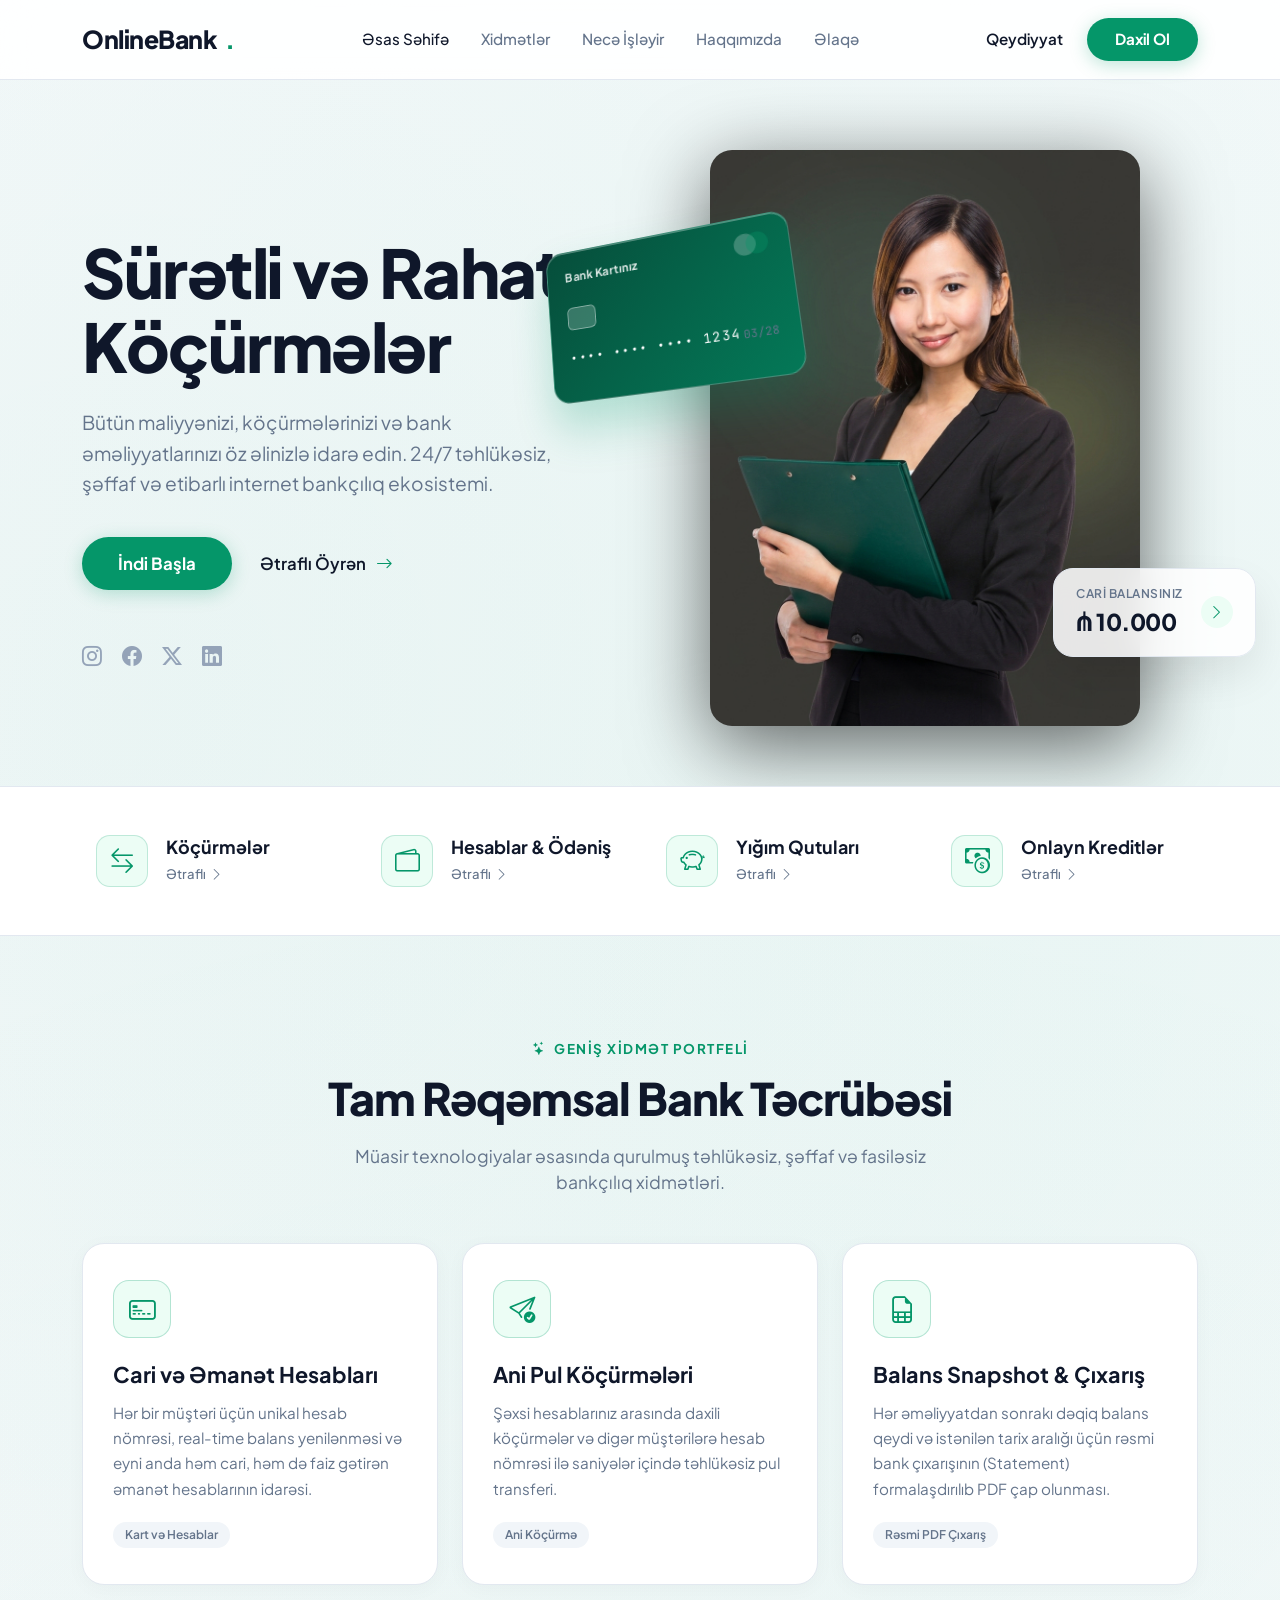
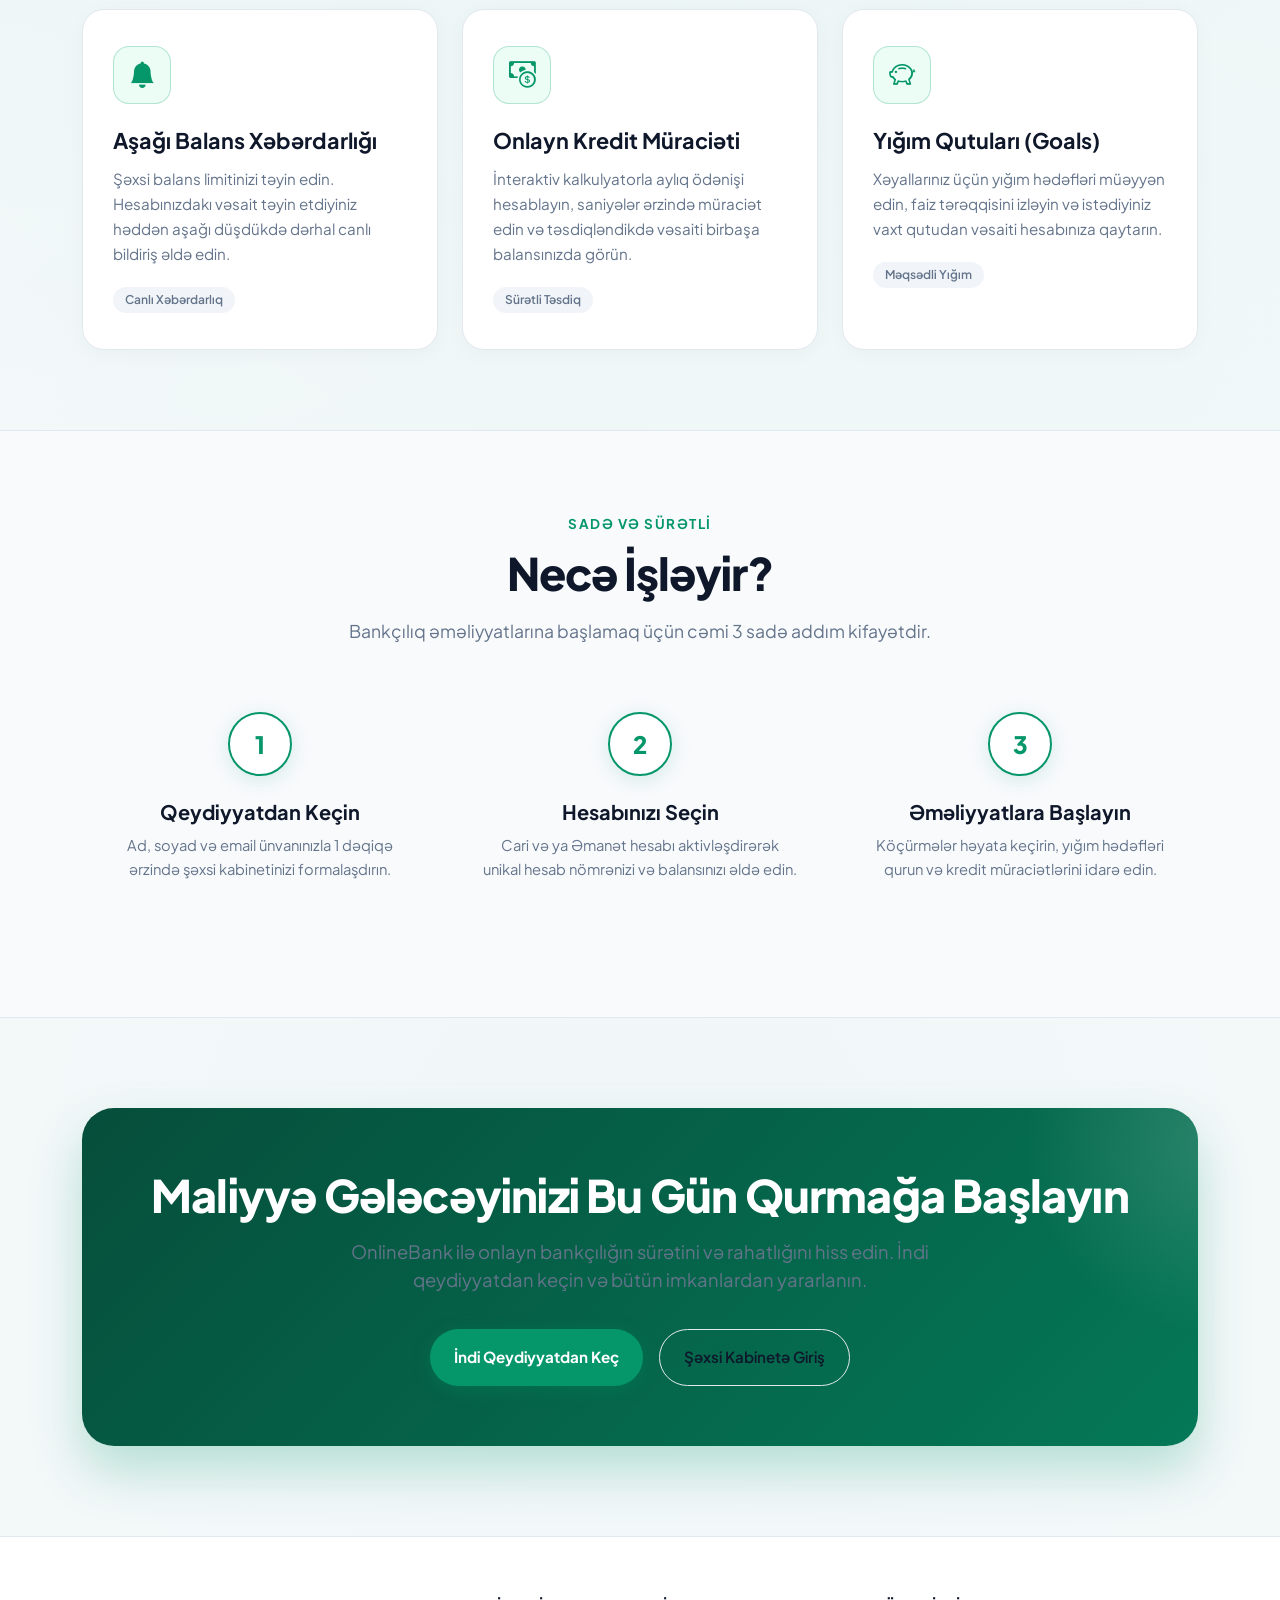
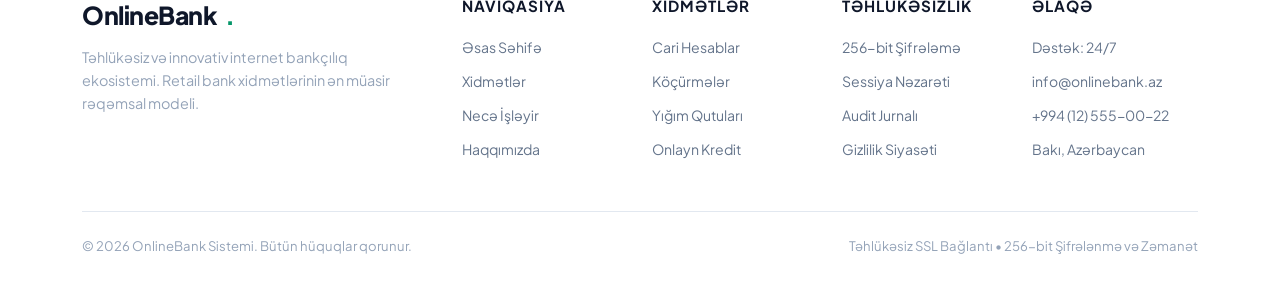
<file: Online Banking Frontend/transfer.html>
<!DOCTYPE html>
<html lang="az">
<head>
    <meta charset="UTF-8">
    <meta name="viewport" content="width=device-width, initial-scale=1.0">
    <title>OnlineBank | Pul Köçürmələri</title>

    <!-- Google Fonts: Plus Jakarta Sans & JetBrains Mono -->
    <link rel="preconnect" href="https://fonts.googleapis.com">
    <link rel="preconnect" href="https://fonts.gstatic.com" crossorigin>
    <link href="https://fonts.googleapis.com/css2?family=JetBrains+Mono:wght@400;600;700&family=Plus+Jakarta+Sans:wght@300;400;500;600;700;800&display=swap" rel="stylesheet">

    <!-- Bootstrap 5 CSS -->
    <link href="https://cdn.jsdelivr.net/npm/bootstrap@5.3.3/dist/css/bootstrap.min.css" rel="stylesheet">
    
    <!-- Bootstrap Icons -->
    <link rel="stylesheet" href="https://cdn.jsdelivr.net/npm/bootstrap-icons@1.11.3/font/bootstrap-icons.css">

    <!-- Unified Project Stylesheet -->
    <link rel="stylesheet" href="css/style.css">
</head>
<body class="dashboard-body">

    <!-- ======================================================================
         1. LEFT SIDEBAR NAVIGATION (Zentro Structure)
         ====================================================================== -->
    <aside class="dash-sidebar" id="dashSidebar">
        <div>
            <!-- Brand Logo -->
            <a href="dashboard.html" class="sidebar-brand">
                <div class="brand-icon-box">
                    <i class="bi bi-shield-check"></i>
                </div>
                <span>OnlineBank</span>
            </a>

            <!-- Section 1: Əsas Menyu -->
            <div class="sidebar-section-title">ƏSAS MENYU</div>
            <ul class="sidebar-nav">
                <li>
                    <a href="dashboard.html" class="sidebar-link">
                        <i class="bi bi-grid-fill"></i>
                        <span>İdarəetmə Paneli</span>
                    </a>
                </li>
                <li>
                    <a href="transfer.html" class="sidebar-link active">
                        <i class="bi bi-arrow-left-right"></i>
                        <span>Köçürmələr</span>
                    </a>
                </li>
                <li>
                    <a href="transactions.html" class="sidebar-link">
                        <i class="bi bi-clock-history"></i>
                        <span>Əməliyyatlar</span>
                    </a>
                </li>
                <li>
                    <a href="accounts.html" class="sidebar-link">
                        <i class="bi bi-credit-card-2-front"></i>
                        <span>Kartlar & Hesablar</span>
                    </a>
                </li>
            </ul>

            <!-- Section 2: Dəstək & Xidmətlər -->
            <div class="sidebar-section-title mt-4">XİDMƏTLƏR & DƏSTƏK</div>
            <ul class="sidebar-nav">
                <li>
                    <a href="loans.html" class="sidebar-link">
                        <i class="bi bi-bank"></i>
                        <span>Kreditlər</span>
                    </a>
                </li>
                <li>
                    <a href="savings-goal.html" class="sidebar-link">
                        <i class="bi bi-piggy-bank"></i>
                        <span>Yığım Qutuları</span>
                    </a>
                </li>
                <li>
                    <a href="notifications.html" class="sidebar-link">
                        <i class="bi bi-bell"></i>
                        <span>Bildirişlər</span>
                        <span class="badge-nav" id="sidebarNotificationBadge" style="display: none;">0</span>
                    </a>
                </li>
                <li id="adminNavWrapper" style="display: none;">
                    <a href="admin.html" class="sidebar-link text-warning">
                        <i class="bi bi-shield-lock"></i>
                        <span>Admin Paneli</span>
                    </a>
                </li>
            </ul>
        </div>

        <!-- Sidebar Footer -->
        <div class="sidebar-footer">
            <a href="balance-alert.html" class="sidebar-link">
                <i class="bi bi-gear"></i>
                <span>Tənzimləmələr</span>
            </a>
            <a href="#" class="sidebar-link text-danger" id="dashLogoutBtn">
                <i class="bi bi-box-arrow-right"></i>
                <span>Çıxış</span>
            </a>
        </div>
    </aside>

    <!-- ======================================================================
         2. MAIN CONTENT AREA: TRANSFERS
         ====================================================================== -->
    <main class="dash-main">

        <!-- Topbar Toolbar -->
        <header class="dash-topbar">
            <!-- Breadcrumbs / Title -->
            <div>
                <h1 class="h4 fw-bold text-white mb-1">
                    <i class="bi bi-arrow-left-right text-success me-2"></i>Pul Köçürmələri
                </h1>
                <p class="text-muted small mb-0">Hesablarınız arasında və digər müştərilərə anlıq və komissiyasız köçürmələr.</p>
            </div>

            <!-- Right Actions -->
            <div class="topbar-actions">
                <!-- Date Pill -->
                <div class="date-pill-btn">
                    <i class="bi bi-calendar3"></i>
                    <span id="currentDateDisplay">Bu ay</span>
                </div>

                <!-- Eye Toggle -->
                <button class="icon-btn" id="toggleBalanceVisibilityBtn" title="Balansları Gizlət / Göstər">
                    <i class="bi bi-eye" id="toggleEyeIcon"></i>
                </button>

                <!-- Notification Bell -->
                <a href="notifications.html" class="icon-btn" title="Bildirişlər">
                    <i class="bi bi-bell"></i>
                    <span class="badge-dot" id="unreadBadgeDot" style="display: none;"></span>
                </a>

                <!-- User Profile Dropdown -->
                <div class="dropdown">
                    <div class="user-profile-badge" data-bs-toggle="dropdown" aria-expanded="false">
                        <div class="user-avatar-circle" id="userAvatar">U</div>
                        <div class="user-meta-info d-none d-md-flex">
                            <span class="name" id="userFullName">İstifadəçi</span>
                            <span class="role" id="userRole">Müştəri</span>
                        </div>
                        <i class="bi bi-chevron-down ms-1 text-muted small"></i>
                    </div>
                    <ul class="dropdown-menu dropdown-menu-dark-custom dropdown-menu-end">
                        <li><a class="dropdown-item-dark" href="accounts.html"><i class="bi bi-wallet2"></i> Hesablarım</a></li>
                        <li><a class="dropdown-item-dark" href="balance-alert.html"><i class="bi bi-bell"></i> Balans Xəbərdarlıqları</a></li>
                        <li><hr class="dropdown-divider-dark"></li>
                        <li><a class="dropdown-item-dark text-danger" href="#" id="dropdownLogoutBtn"><i class="bi bi-box-arrow-right"></i> Sistemdən Çıxış</a></li>
                    </ul>
                </div>
            </div>
        </header>

        <!-- Main Form & Side Column Grid -->
        <div class="row g-4 mt-1">
            <!-- Left Column: Transfer Form (8 cols) -->
            <div class="col-lg-8">
                <!-- Mode Switcher Tabs (Own Accounts vs External) -->
                <div class="transfer-tabs-wrapper">
                    <button type="button" class="transfer-tab-btn active" id="tabInternalBtn">
                        <i class="bi bi-arrow-repeat"></i>
                        <span>Öz Hesablarım Arasında</span>
                    </button>
                    <button type="button" class="transfer-tab-btn" id="tabExternalBtn">
                        <i class="bi bi-person-up"></i>
                        <span>Başqa Müştəriyə</span>
                    </button>
                </div>

                <!-- Main Transfer Card -->
                <div class="transfer-card-main">
                    <form id="transferForm" autocomplete="off">
                        <!-- 1. Göndərən Hesab (From Account) -->
                        <div class="mb-4">
                            <label class="form-label-muted">Göndərən Hesab</label>
                            <select class="form-select dark-select" id="fromAccountSelect" required>
                                <option value="" disabled selected>Hesab seçilir...</option>
                            </select>
                            <div class="balance-helper-text">
                                <span class="text-muted">Mövcud Balans:</span>
                                <span class="avail-bal" id="fromAccountBalanceDisplay">0.00 ₼</span>
                            </div>
                        </div>

                        <!-- 2A. Alan Hesab (Daxili: Öz hesablarım) -->
                        <div class="mb-4" id="internalRecipientGroup">
                            <label class="form-label-muted">Mədaxil Olacaq Hesab (Sizin digər hesabınız)</label>
                            <select class="form-select dark-select" id="toAccountSelectInternal">
                                <option value="" disabled selected>Mədaxil hesabı seçin...</option>
                            </select>
                            <small class="text-muted">Göndərən hesab avtomatik siyahıdan kənarlaşdırılır.</small>
                        </div>

                        <!-- 2B. Alan Hesab Nömrəsi (Xarici: Başqa Müştəri) -->
                        <div class="mb-4 d-none" id="externalRecipientGroup">
                            <label class="form-label-muted">Alan Müştərinin Hesab Nömrəsi (16 rəqəm)</label>
                            <div class="position-relative">
                                <input type="text" class="form-control dark-input pe-5 font-monospace" id="toAccountNumberInput" placeholder="Məs: 4169 0000 0000 0000" maxlength="24">
                                <i class="bi bi-credit-card position-absolute top-50 end-0 translate-middle-y me-3 text-muted"></i>
                            </div>
                            <small class="text-muted">Alan şəxsin 16 rəqəmli OnlineBank hesab nömrəsini daxil edin.</small>
                        </div>

                        <!-- 3. Məbləğ (Amount) -->
                        <div class="mb-4">
                            <label class="form-label-muted">Köçürmə Məbləği (₼)</label>
                            <div class="input-group">
                                <input type="number" step="0.01" min="0.01" max="100000" class="form-control dark-input font-monospace fs-5 fw-bold" id="transferAmountInput" placeholder="0.00" required>
                                <span class="input-group-text bg-dark border-secondary text-white fw-bold">₼ AZN</span>
                            </div>

                            <!-- Quick Amount Buttons -->
                            <div class="quick-amt-pills-row">
                                <button type="button" class="quick-amt-pill" data-amount="10">10 ₼</button>
                                <button type="button" class="quick-amt-pill" data-amount="25">25 ₼</button>
                                <button type="button" class="quick-amt-pill" data-amount="50">50 ₼</button>
                                <button type="button" class="quick-amt-pill" data-amount="100">100 ₼</button>
                                <button type="button" class="quick-amt-pill" data-amount="max">Maksimum (Balans)</button>
                            </div>

                            <!-- Live Validation Error -->
                            <div id="amountValidationError" class="alert alert-danger py-2 px-3 mt-2 d-none" role="alert">
                                <i class="bi bi-exclamation-triangle-fill me-1"></i>
                                <span id="amountErrorText">Məbləğ balansı aşır!</span>
                            </div>
                        </div>

                        <!-- 4. Qeyd / Təyinat (Description) -->
                        <div class="mb-4">
                            <label class="form-label-muted">Əməliyyatın Təyinatı / Qeyd (İxtiyari)</label>
                            <input type="text" class="form-control dark-input" id="transferDescriptionInput" placeholder="Məsələn: Borc qaytarılması, Hədiyyə və ya Yığım">
                        </div>

                        <!-- 5. Xülasə Qutusu (Summary Box) -->
                        <div class="transfer-summary-box">
                            <div class="d-flex justify-content-between">
                                <span class="text-muted">Komissiya:</span>
                                <span class="text-success fw-bold">0.00 ₼ (Pulsuz)</span>
                            </div>
                            <div class="d-flex justify-content-between">
                                <span class="text-muted">İcra Vaxtı:</span>
                                <span class="text-white">Anlıq (24/7)</span>
                            </div>
                            <div class="receipt-divider-line my-2"></div>
                            <div class="d-flex justify-content-between align-items-center">
                                <span class="fw-bold text-white">Silinəcək Yekun:</span>
                                <span class="fw-bold fs-5 text-success font-monospace" id="summaryDebitAmount">0.00 ₼</span>
                            </div>
                        </div>

                        <!-- Submit Button -->
                        <button type="submit" class="btn-action-lime w-100 py-3 mt-4 fs-6 justify-content-center" id="btnPreviewTransfer">
                            <i class="bi bi-shield-check me-2"></i>
                            <span>Köçürməni Yoxla və Təsdiqlə</span>
                        </button>
                    </form>
                </div>
            </div>

            <!-- Right Column: Live Card Preview & Information (4 cols) -->
            <div class="col-lg-4">
                <!-- Live Card Preview -->
                <div class="cards-widget-container mb-4">
                    <div class="cards-widget-header">
                        <h3><i class="bi bi-credit-card text-success"></i> Seçilmiş Hesab</h3>
                        <span class="badge bg-success-subtle text-success small px-2 py-1" id="cardStatusBadge">Aktiv</span>
                    </div>

                    <!-- Digital Bank Card Visual -->
                    <div class="debit-card-visual" id="transferCardPreview">
                        <div class="card-top-row">
                            <div class="card-brand-label">
                                <i class="bi bi-shield-shaded"></i>
                                <span>OnlineBank</span>
                            </div>
                            <div class="card-chip-box"></div>
                        </div>

                        <div class="card-number-embossed" id="previewCardNumber">
                            •••• •••• •••• ••••
                        </div>

                        <div class="card-bottom-row">
                            <div class="card-holder-group">
                                <span class="card-label-small">Kart Sahibi</span>
                                <span class="card-holder-name" id="previewCardHolder">MÜŞTƏRİ</span>
                            </div>
                            <div class="text-end">
                                <span class="card-label-small">Balans</span>
                                <div class="fw-bold font-monospace text-success fs-6" id="previewCardBalance">0.00 ₼</div>
                            </div>
                        </div>
                    </div>
                </div>

                <!-- Info Tips Card -->
                <div class="info-tip-card mb-4">
                    <i class="bi bi-info-circle-fill"></i>
                    <div>
                        <strong class="text-white d-block mb-1">Təhlükəsiz Köçürmə Zəmanəti</strong>
                        OnlineBank daxili bütün köçürmələr anlıq həyata keçirilir və heç bir komissiya tutulmur. Bütün tranzaksiyalar 256-bit şifrələmə ilə qorunur.
                    </div>
                </div>

                <!-- Recent Transfers Widget -->
                <div class="recent-activity-card">
                    <div class="d-flex align-items-center justify-content-between mb-3">
                        <h4 class="h6 fw-bold text-white mb-0">
                            <i class="bi bi-clock-history text-success me-2"></i>Son Köçürmələriniz
                        </h4>
                        <a href="transactions.html" class="view-all-link">Hamısı →</a>
                    </div>
                    <div id="recentTransfersMiniList">
                        <div class="text-center py-3 text-muted small">
                            <div class="spinner-border spinner-border-sm text-success me-1"></div>
                            Yüklənir...
                        </div>
                    </div>
                </div>
            </div>
        </div>

    </main>

    <!-- ======================================================================
         MODAL 1: KÖÇÜRMƏNİ TƏSDİQ ET (Confirmation Modal)
         ====================================================================== -->
    <div class="modal fade" id="confirmTransferModal" tabindex="-1" aria-labelledby="confirmTransferModalLabel" aria-hidden="true">
        <div class="modal-dialog modal-dialog-centered">
            <div class="modal-content dark-modal">
                <div class="modal-header">
                    <h5 class="modal-title fw-bold" id="confirmTransferModalLabel">
                        <i class="bi bi-shield-check text-success me-2"></i>Köçürməni Təsdiqləyin
                    </h5>
                    <button type="button" class="btn-close btn-close-white" data-bs-dismiss="modal" aria-label="Close"></button>
                </div>
                <div class="modal-body p-4">
                    <p class="text-muted small mb-3">Aşağıdakı məlumatların düzgünlüyünü yoxlayıb əməliyyatı təsdiqləyin:</p>
                    
                    <div class="transfer-receipt-box p-3 mb-3">
                        <div class="receipt-details-list">
                            <div class="receipt-row">
                                <span class="receipt-label">Göndərən Hesab:</span>
                                <span class="receipt-value" id="confirmFromAccount">-</span>
                            </div>
                            <div class="receipt-row">
                                <span class="receipt-label">Qəbul Edən:</span>
                                <span class="receipt-value font-monospace" id="confirmToAccount">-</span>
                            </div>
                            <div class="receipt-row">
                                <span class="receipt-label">Köçürmə Tipi:</span>
                                <span class="receipt-value text-success" id="confirmTransferType">Daxili Köçürmə</span>
                            </div>
                            <div class="receipt-row">
                                <span class="receipt-label">Təyinat / Qeyd:</span>
                                <span class="receipt-value" id="confirmDescription">-</span>
                            </div>
                            <div class="receipt-divider-line my-2"></div>
                            <div class="receipt-row">
                                <span class="receipt-label">Məbləğ:</span>
                                <span class="receipt-value highlight" id="confirmAmount">0.00 ₼</span>
                            </div>
                            <div class="receipt-row">
                                <span class="receipt-label">Komissiya:</span>
                                <span class="receipt-value text-success">0.00 ₼</span>
                            </div>
                            <div class="receipt-row">
                                <span class="receipt-label fw-bold text-white">Yekun Silinəcək:</span>
                                <span class="receipt-value highlight text-white" id="confirmTotalDebit">0.00 ₼</span>
                            </div>
                        </div>
                    </div>

                    <div id="transferErrorAlert" class="alert alert-danger py-2 d-none" role="alert"></div>
                </div>
                <div class="modal-footer">
                    <button type="button" class="btn btn-outline-secondary rounded-pill px-4" data-bs-dismiss="modal">Düzəliş et</button>
                    <button type="button" class="btn-action-lime px-4" id="executeTransferBtn">
                        <i class="bi bi-check2-circle"></i> Təsdiq et və Göndər
                    </button>
                </div>
            </div>
        </div>
    </div>

    <!-- ======================================================================
         MODAL 2: UĞURLU ƏMƏLİYYAT QƏBZİ (Official Digital Receipt)
         ====================================================================== -->
    <div class="modal fade" id="receiptModal" tabindex="-1" aria-labelledby="receiptModalLabel" aria-hidden="true" data-bs-backdrop="static">
        <div class="modal-dialog modal-dialog-centered">
            <div class="modal-content dark-modal">
                <div class="modal-body p-4 text-center">
                    <!-- Icon -->
                    <div class="receipt-icon-circle">
                        <i class="bi bi-check2"></i>
                    </div>
                    <h4 class="fw-bold text-white mb-1">Köçürmə Uğurla Tamamlandı!</h4>
                    <p class="text-muted small mb-4">Vəsait alan tərəfin balansına anlıq köçürüldü.</p>

                    <!-- Receipt Details Box -->
                    <div class="transfer-receipt-box text-start mb-4" id="printableReceiptArea">
                        <div class="d-flex justify-content-between align-items-center mb-3">
                            <span class="fw-bold text-success"><i class="bi bi-shield-shaded me-1"></i> OnlineBank Çeki</span>
                            <span class="badge bg-success-subtle text-success font-monospace" id="receiptTxId">#TX-0000</span>
                        </div>

                        <div class="receipt-details-list">
                            <div class="receipt-row">
                                <span class="receipt-label">Göndərilən Məbləğ:</span>
                                <span class="receipt-value highlight" id="receiptAmount">0.00 ₼</span>
                            </div>
                            <div class="receipt-row">
                                <span class="receipt-label">Göndərən Hesab:</span>
                                <span class="receipt-value" id="receiptFromAccount">-</span>
                            </div>
                            <div class="receipt-row">
                                <span class="receipt-label">Alan Hesab:</span>
                                <span class="receipt-value font-monospace" id="receiptToAccount">-</span>
                            </div>
                            <div class="receipt-row">
                                <span class="receipt-label">Tarix və Saat:</span>
                                <span class="receipt-value" id="receiptDate">-</span>
                            </div>
                            <div class="receipt-row">
                                <span class="receipt-label">Qalan Cari Balans:</span>
                                <span class="receipt-value text-success font-monospace" id="receiptNewBalance">0.00 ₼</span>
                            </div>
                        </div>
                    </div>

                    <!-- Actions -->
                    <div class="d-flex gap-2">
                        <button type="button" class="btn btn-outline-secondary rounded-pill w-50 py-2" onclick="window.print()">
                            <i class="bi bi-printer me-1"></i> Çap Et
                        </button>
                        <button type="button" class="btn-action-lime w-50 py-2 justify-content-center" id="receiptDoneBtn">
                            <i class="bi bi-check-lg me-1"></i> Yeni Köçürmə
                        </button>
                    </div>
                </div>
            </div>
        </div>
    </div>

    <!-- Bootstrap 5 JS -->
    <script src="https://cdn.jsdelivr.net/npm/bootstrap@5.3.3/dist/js/bootstrap.bundle.min.js"></script>

    <!-- Configuration & Helpers -->
    <script src="js/config.js"></script>

    <!-- Transfer Logic Controller -->
    <script src="js/transfer.js"></script>
</body>
</html>
</file>
<file: Online Banking Frontend/css/style.css>
:root {
    /* Clean White & Emerald Green Color Palette */
    --bg-main: #F8FAFC;
    --bg-surface: #FFFFFF;
    --bg-card: #FFFFFF;
    --bg-card-glass: rgba(255, 255, 255, 0.88);
    --bg-card-hover: #F1F5F9;
    
    /* Emerald Brand */
    --accent-lime: #059669;
    --accent-lime-hover: #047857;
    --accent-lime-soft: #ECFDF5;
    --accent-lime-glow: rgba(5, 150, 105, 0.25);
    
    --accent-olive-dark: #ECFDF5;
    --accent-olive-border: #E2E8F0;
    
    --text-white: #0F172A;
    --text-muted: #64748B;
    --text-dim: #94A3B8;
    
    --border-subtle: #E2E8F0;
    --border-card: #E2E8F0;
    --border-lime: rgba(5, 150, 105, 0.25);
    
    --radius-sm: 10px;
    --radius-md: 16px;
    --radius-lg: 24px;
    --radius-pill: 9999px;
    
    --transition: all 0.3s cubic-bezier(0.16, 1, 0.3, 1);
}

* {
    margin: 0;
    padding: 0;
    box-sizing: border-box;
    font-family: 'Plus Jakarta Sans', -apple-system, BlinkMacSystemFont, sans-serif;
}

body {
    background-color: var(--bg-main);
    color: var(--text-white);
    min-height: 100vh;
    overflow-x: hidden;
    position: relative;
    background-image: 
        radial-gradient(circle at 10% 20%, rgba(5, 150, 105, 0.04) 0%, transparent 50%),
        radial-gradient(circle at 85% 25%, rgba(16, 185, 129, 0.05) 0%, transparent 60%),
        radial-gradient(circle at 50% 80%, rgba(5, 150, 105, 0.03) 0%, transparent 70%);
}

/* ==========================================================================
   NAVIGATION
   ========================================================================== */
.site-header {
    position: sticky;
    top: 0;
    z-index: 1000;
    background: rgba(255, 255, 255, 0.9);
    backdrop-filter: blur(20px);
    -webkit-backdrop-filter: blur(20px);
    border-bottom: 1px solid var(--border-subtle);
    padding: 18px 0;
    transition: var(--transition);
}

.brand-logo {
    display: inline-flex;
    align-items: center;
    gap: 8px;
    font-size: 1.55rem;
    font-weight: 800;
    color: var(--text-white);
    text-decoration: none;
    letter-spacing: -0.5px;
}

.brand-logo .brand-dot {
    color: var(--accent-lime);
}

.nav-links-center {
    display: flex;
    align-items: center;
    gap: 32px;
    list-style: none;
    margin: 0;
    padding: 0;
}

.nav-links-center a {
    color: var(--text-muted);
    text-decoration: none;
    font-size: 0.95rem;
    font-weight: 500;
    transition: var(--transition);
}

.nav-links-center a:hover,
.nav-links-center a.active {
    color: var(--text-white);
}

.nav-action-right {
    display: flex;
    align-items: center;
    gap: 24px;
}

.btn-link-create {
    color: var(--text-white);
    text-decoration: none;
    font-size: 0.95rem;
    font-weight: 600;
    transition: var(--transition);
}

.btn-link-create:hover {
    color: var(--accent-lime);
}

.btn-pill-lime {
    background-color: var(--accent-lime);
    color: #FFFFFF !important;
    font-weight: 700;
    font-size: 0.95rem;
    padding: 10px 28px;
    border-radius: var(--radius-pill);
    border: none;
    text-decoration: none;
    display: inline-flex;
    align-items: center;
    justify-content: center;
    gap: 8px;
    cursor: pointer;
    transition: var(--transition);
    box-shadow: 0 4px 18px rgba(5, 150, 105, 0.25);
}

.btn-pill-lime:hover {
    background-color: var(--accent-lime-hover);
    transform: translateY(-2px);
    box-shadow: 0 8px 24px rgba(5, 150, 105, 0.35);
}

.btn-pill-outline {
    background: transparent;
    color: var(--text-white);
    font-weight: 600;
    font-size: 0.95rem;
    padding: 10px 24px;
    border-radius: var(--radius-pill);
    border: 1px solid var(--border-subtle);
    text-decoration: none;
    display: inline-flex;
    align-items: center;
    gap: 8px;
    transition: var(--transition);
}

.btn-pill-outline:hover {
    border-color: var(--accent-lime);
    color: var(--accent-lime);
}

/* ==========================================================================
   HERO SECTION
   ========================================================================== */
.hero-section {
    padding: 70px 0 60px 0;
    position: relative;
    overflow: hidden;
}

.hero-content {
    padding-top: 30px;
}

.hero-title {
    font-size: 4.2rem;
    font-weight: 800;
    line-height: 1.1;
    letter-spacing: -1.5px;
    color: var(--text-white);
    margin-bottom: 24px;
}

.hero-subtitle {
    font-size: 1.2rem;
    color: var(--text-muted);
    font-weight: 400;
    line-height: 1.6;
    max-width: 480px;
    margin-bottom: 38px;
}

.hero-cta-group {
    display: flex;
    align-items: center;
    gap: 28px;
    margin-bottom: 50px;
}

.hero-btn-started {
    font-size: 1.05rem;
    padding: 14px 36px;
}

.hero-link-learn {
    color: var(--text-white);
    text-decoration: none;
    font-weight: 600;
    font-size: 1.05rem;
    display: inline-flex;
    align-items: center;
    gap: 10px;
    transition: var(--transition);
}

.hero-link-learn i {
    color: var(--accent-lime);
    transition: transform 0.25s ease;
}

.hero-link-learn:hover {
    color: var(--accent-lime);
}

.hero-link-learn:hover i {
    transform: translateX(4px);
}

.hero-social-list {
    display: flex;
    align-items: center;
    gap: 20px;
    list-style: none;
    margin: 0;
    padding: 0;
}

.hero-social-list a {
    color: var(--text-dim);
    font-size: 1.25rem;
    transition: var(--transition);
}

.hero-social-list a:hover {
    color: var(--accent-lime);
    transform: translateY(-2px);
}

/* Hero Visual Composition */
.hero-visual-wrapper {
    position: relative;
    display: flex;
    justify-content: center;
    align-items: center;
    min-height: 520px;
}

.hero-image-container {
    position: relative;
    width: 100%;
    max-width: 430px;
    z-index: 1;
}

.hero-person-img {
    width: 100%;
    height: auto;
    display: block;
    object-fit: cover;
    border-radius: var(--radius-lg);
    filter: drop-shadow(0 20px 40px rgba(0, 0, 0, 0.6));
}

/* Floating 3D Card */
.floating-card-3d {
    position: absolute;
    top: 14%;
    left: -18%;
    width: 260px;
    height: 160px;
    background: linear-gradient(135deg, #064e3b 0%, #047857 100%);
    border: 1px solid rgba(255, 255, 255, 0.25);
    border-radius: 18px;
    padding: 16px 20px;
    box-shadow: 0 25px 45px rgba(5, 150, 105, 0.25), inset 0 1px 0 rgba(255, 255, 255, 0.3);
    transform: perspective(700px) rotateX(10deg) rotateY(-18deg) rotateZ(-6deg);
    transition: var(--transition);
    z-index: 3;
    animation: floatCard 6s ease-in-out infinite alternate;
}

.floating-card-3d:hover {
    transform: perspective(700px) rotateX(0deg) rotateY(0deg) rotateZ(0deg) scale(1.05);
    border-color: var(--accent-lime);
}

.fcard-top {
    display: flex;
    justify-content: space-between;
    align-items: center;
    margin-bottom: 22px;
}

.fcard-title {
    font-size: 0.78rem;
    font-weight: 700;
    color: rgba(255, 255, 255, 0.85);
    letter-spacing: 0.5px;
}

.fcard-mc-circles {
    display: flex;
    align-items: center;
}

.mc-circle {
    width: 22px;
    height: 22px;
    border-radius: 50%;
    opacity: 0.75;
}
.mc-red { background: rgba(255, 255, 255, 0.3); }
.mc-yellow { background: rgba(5, 150, 105, 0.45); margin-left: -10px; }

.fcard-chip {
    width: 32px;
    height: 24px;
    background: rgba(255, 255, 255, 0.2);
    border: 1px solid rgba(255, 255, 255, 0.4);
    border-radius: 6px;
    margin-bottom: 20px;
}

.fcard-bottom {
    display: flex;
    justify-content: space-between;
    align-items: flex-end;
}

.fcard-number {
    font-family: 'JetBrains Mono', monospace;
    font-size: 0.82rem;
    color: #ffffff;
    letter-spacing: 1.5px;
}

.fcard-expiry {
    font-family: 'JetBrains Mono', monospace;
    font-size: 0.7rem;
    color: var(--text-muted);
}

/* Floating Balance Pill Widget */
.floating-balance-pill {
    position: absolute;
    bottom: 12%;
    right: -8%;
    background: var(--bg-card-glass);
    backdrop-filter: blur(16px);
    -webkit-backdrop-filter: blur(16px);
    border: 1px solid var(--accent-olive-border);
    border-radius: 20px;
    padding: 16px 22px;
    box-shadow: 0 20px 40px rgba(0, 0, 0, 0.08);
    z-index: 4;
    display: flex;
    align-items: center;
    gap: 18px;
    animation: floatBalance 5s ease-in-out infinite alternate;
    cursor: pointer;
    transition: var(--transition);
}

.floating-balance-pill:hover {
    transform: translateY(-4px);
    border-color: var(--accent-lime);
    background: #FFFFFF;
    box-shadow: 0 25px 50px rgba(5, 150, 105, 0.15);
}

.fbal-label {
    font-size: 0.75rem;
    color: var(--text-muted);
    margin-bottom: 2px;
    text-transform: uppercase;
    letter-spacing: 0.5px;
    font-weight: 600;
}

.fbal-amount {
    font-size: 1.45rem;
    font-weight: 800;
    color: var(--text-white);
    font-family: 'Plus Jakarta Sans', sans-serif;
    letter-spacing: -0.5px;
}

.fbal-arrow {
    width: 32px;
    height: 32px;
    border-radius: 50%;
    background: var(--accent-lime-soft);
    display: flex;
    align-items: center;
    justify-content: center;
    color: var(--accent-lime);
    font-size: 0.95rem;
}

@keyframes floatCard {
    0% { transform: perspective(700px) rotateX(10deg) rotateY(-18deg) rotateZ(-6deg) translateY(0); }
    100% { transform: perspective(700px) rotateX(8deg) rotateY(-14deg) rotateZ(-4deg) translateY(-12px); }
}

@keyframes floatBalance {
    0% { transform: translateY(0); }
    100% { transform: translateY(-10px); }
}

/* ==========================================================================
   FEATURE STRIP (4 PILLARS)
   ========================================================================== */
.feature-strip-section {
    border-top: 1px solid var(--border-subtle);
    border-bottom: 1px solid var(--border-subtle);
    padding: 38px 0;
    background: #FFFFFF;
}

.feature-pillar-item {
    display: flex;
    align-items: center;
    gap: 18px;
    padding: 10px 14px;
    border-radius: var(--radius-md);
    transition: var(--transition);
}

.feature-pillar-item:hover {
    background: #F8FAFC;
}

.pillar-icon-box {
    width: 52px;
    height: 52px;
    border-radius: 14px;
    background: var(--accent-lime-soft);
    border: 1px solid rgba(5, 150, 105, 0.2);
    display: flex;
    align-items: center;
    justify-content: center;
    font-size: 1.55rem;
    color: var(--accent-lime);
    flex-shrink: 0;
    transition: var(--transition);
}

.feature-pillar-item:hover .pillar-icon-box {
    background: var(--accent-lime);
    color: #FFFFFF;
    transform: scale(1.06);
    box-shadow: 0 8px 20px rgba(5, 150, 105, 0.3);
}

.pillar-title {
    font-size: 1.12rem;
    font-weight: 700;
    color: var(--text-white);
    margin-bottom: 3px;
}

.pillar-learn-link {
    font-size: 0.82rem;
    color: var(--text-muted);
    text-decoration: none;
    font-weight: 500;
    display: inline-flex;
    align-items: center;
    gap: 4px;
    transition: var(--transition);
}

.feature-pillar-item:hover .pillar-learn-link {
    color: var(--accent-lime);
}

/* ==========================================================================
   EXTENDED SERVICES & FEATURES SECTION
   ========================================================================== */
.services-section {
    padding: 100px 0 80px 0;
}

.section-header-tag {
    color: var(--accent-lime);
    font-size: 0.84rem;
    font-weight: 700;
    text-transform: uppercase;
    letter-spacing: 1.5px;
    margin-bottom: 12px;
    display: inline-flex;
    align-items: center;
    gap: 8px;
}

.section-title {
    font-size: 2.8rem;
    font-weight: 800;
    letter-spacing: -1px;
    color: var(--text-white);
    margin-bottom: 18px;
}

.section-desc {
    font-size: 1.1rem;
    color: var(--text-muted);
    max-width: 620px;
}

.feature-card-luxury {
    background: var(--bg-card);
    border: 1px solid var(--border-subtle);
    border-radius: var(--radius-lg);
    padding: 36px 30px;
    height: 100%;
    transition: var(--transition);
    position: relative;
    overflow: hidden;
    box-shadow: 0 4px 20px rgba(0, 0, 0, 0.03);
}

.feature-card-luxury::before {
    content: '';
    position: absolute;
    top: 0;
    left: 0;
    right: 0;
    height: 3px;
    background: transparent;
    transition: var(--transition);
}

.feature-card-luxury:hover {
    background: #FFFFFF;
    border-color: var(--accent-lime);
    transform: translateY(-6px);
    box-shadow: 0 20px 40px rgba(5, 150, 105, 0.12);
}

.feature-card-luxury:hover::before {
    background: var(--accent-lime);
}

.feature-card-icon {
    width: 58px;
    height: 58px;
    border-radius: 16px;
    background: var(--accent-lime-soft);
    border: 1px solid var(--border-lime);
    display: flex;
    align-items: center;
    justify-content: center;
    font-size: 1.65rem;
    color: var(--accent-lime);
    margin-bottom: 24px;
}

.feature-card-title {
    font-size: 1.35rem;
    font-weight: 700;
    color: var(--text-white);
    margin-bottom: 12px;
}

.feature-card-text {
    font-size: 0.95rem;
    color: var(--text-muted);
    line-height: 1.65;
    margin-bottom: 20px;
}

.feature-badge-tag {
    display: inline-block;
    padding: 4px 12px;
    border-radius: var(--radius-pill);
    background: #F1F5F9;
    font-size: 0.75rem;
    font-weight: 600;
    color: var(--text-muted);
}

/* ==========================================================================
   HOW IT WORKS SECTION
   ========================================================================== */
.steps-section {
    padding: 80px 0 100px 0;
    background: #F8FAFC;
    border-top: 1px solid var(--border-subtle);
    border-bottom: 1px solid var(--border-subtle);
}

.step-card {
    text-align: center;
    padding: 20px;
    position: relative;
}

.step-number-circle {
    width: 64px;
    height: 64px;
    border-radius: 50%;
    background: #FFFFFF;
    border: 2px solid var(--accent-lime);
    color: var(--accent-lime);
    font-size: 1.5rem;
    font-weight: 800;
    display: flex;
    align-items: center;
    justify-content: center;
    margin: 0 auto 24px auto;
    box-shadow: 0 4px 20px rgba(5, 150, 105, 0.15);
}

.step-title {
    font-size: 1.25rem;
    font-weight: 700;
    color: var(--text-white);
    margin-bottom: 10px;
}

.step-text {
    font-size: 0.92rem;
    color: var(--text-muted);
    line-height: 1.6;
}

/* ==========================================================================
   CTA BANNER SECTION
   ========================================================================== */
.cta-banner-section {
    padding: 90px 0;
}

.cta-banner-box {
    background: linear-gradient(135deg, #064E3B 0%, #047857 100%);
    border: none;
    border-radius: 32px;
    padding: 60px 48px;
    text-align: center;
    position: relative;
    overflow: hidden;
    box-shadow: 0 25px 50px rgba(5, 150, 105, 0.25);
}

.cta-banner-box::after {
    content: '';
    position: absolute;
    top: -50%;
    right: -20%;
    width: 400px;
    height: 400px;
    background: radial-gradient(circle, rgba(255, 255, 255, 0.15) 0%, transparent 70%);
    border-radius: 50%;
    pointer-events: none;
}

.cta-heading {
    font-size: 2.8rem;
    font-weight: 800;
    letter-spacing: -0.8px;
    color: #ffffff;
    margin-bottom: 16px;
}

.cta-subtext {
    font-size: 1.15rem;
    color: var(--text-muted);
    max-width: 580px;
    margin: 0 auto 36px auto;
}

/* ==========================================================================
   FOOTER
   ========================================================================== */
.site-footer {
    padding: 60px 0 30px 0;
    border-top: 1px solid var(--border-subtle);
    background: #FFFFFF;
}

.footer-brand-desc {
    color: var(--text-dim);
    font-size: 0.9rem;
    line-height: 1.6;
    margin-top: 12px;
    max-width: 320px;
}

.footer-heading {
    font-size: 0.95rem;
    font-weight: 700;
    color: var(--text-white);
    text-transform: uppercase;
    letter-spacing: 1px;
    margin-bottom: 20px;
}

.footer-links-list {
    list-style: none;
    margin: 0;
    padding: 0;
}

.footer-links-list li {
    margin-bottom: 10px;
}

.footer-links-list a {
    color: var(--text-muted);
    text-decoration: none;
    font-size: 0.88rem;
    transition: var(--transition);
}

.footer-links-list a:hover {
    color: var(--accent-lime);
}

.footer-bottom-bar {
    margin-top: 40px;
    padding-top: 24px;
    border-top: 1px solid var(--border-subtle);
    display: flex;
    justify-content: space-between;
    align-items: center;
    color: var(--text-dim);
    font-size: 0.82rem;
}

/* ==========================================================================
   AUTHENTICATION MODALS (LOGIN & REGISTER)
   ========================================================================== */
.modal-content.custom-auth-modal {
    background-color: #FFFFFF;
    border: 1px solid var(--border-subtle);
    border-radius: var(--radius-lg);
    color: var(--text-white);
    box-shadow: 0 30px 70px rgba(0, 0, 0, 0.12);
}

.modal-header.auth-modal-header {
    border-bottom: 1px solid var(--border-subtle);
    padding: 24px 28px;
}

.modal-body.auth-modal-body {
    padding: 28px;
}

.form-label-custom {
    font-size: 0.84rem;
    font-weight: 600;
    color: var(--text-muted);
    margin-bottom: 6px;
    display: flex;
    align-items: center;
    gap: 6px;
}

.form-control-custom {
    background-color: var(--bg-card);
    border: 1px solid var(--border-subtle);
    border-radius: var(--radius-md);
    color: #ffffff;
    padding: 12px 16px;
    font-size: 0.95rem;
    transition: var(--transition);
}

.form-control-custom:focus {
    background-color: #262f24;
    border-color: var(--accent-lime);
    color: #ffffff;
    box-shadow: 0 0 0 3px rgba(5, 150, 105, 0.15);
    outline: none;
}

.input-group-custom .btn-toggle-pwd {
    background: var(--bg-card);
    border: 1px solid var(--border-subtle);
    border-left: none;
    color: var(--text-muted);
    padding: 0 16px;
    border-radius: 0 var(--radius-md) var(--radius-md) 0;
    transition: var(--transition);
}

.input-group-custom .btn-toggle-pwd:hover {
    color: var(--accent-lime);
}

.auth-alert-box {
    font-size: 0.88rem;
    border-radius: var(--radius-sm);
    padding: 12px 16px;
    margin-bottom: 18px;
}

/* Responsive adjustments */
@media (max-width: 991px) {
    .nav-links-center { display: none; }
    .hero-title { font-size: 3.2rem; }
    .floating-card-3d { left: -5%; width: 220px; height: 140px; }
    .floating-balance-pill { right: 0; }
    .hero-visual-wrapper { margin-top: 50px; }
}

@media (max-width: 576px) {
    .hero-title { font-size: 2.5rem; }
    .hero-cta-group { flex-direction: column; align-items: flex-start; gap: 16px; }
    .floating-card-3d { display: none; }
    .floating-balance-pill { position: static; margin-top: 20px; }
}

/* ==========================================================================
   HIGH-CONTRAST ACCESSIBILITY & THEME COMPATIBILITY (CLEAN LIGHT THEME)
   ========================================================================== */
.text-muted {
    color: #64748B !important;
}

.text-dim {
    color: #94A3B8 !important;
}

/* Modals & Forms Contrast in Light Theme */
.custom-auth-modal .text-muted,
.auth-card-container .text-muted,
.modal-content .text-muted,
.modal-header .text-muted,
.modal-body .text-muted {
    color: #64748B !important;
}

.form-label-custom {
    color: #334155 !important;
    font-size: 0.86rem;
    font-weight: 600;
    margin-bottom: 6px;
    display: flex;
    align-items: center;
    gap: 6px;
}

.form-control-custom {
    background-color: #FFFFFF !important;
    border: 1px solid #CBD5E1 !important;
    color: #0F172A !important;
}

.form-control-custom:focus {
    background-color: #FFFFFF !important;
    border-color: var(--accent-lime) !important;
    color: #0F172A !important;
    box-shadow: 0 0 0 3px rgba(5, 150, 105, 0.15) !important;
}

.form-control-custom::placeholder {
    color: #94A3B8 !important;
}

.form-check-label {
    color: #475569 !important;
}

.hover-lime {
    color: var(--accent-lime) !important;
    transition: var(--transition);
}

.hover-lime:hover {
    color: var(--accent-lime-hover) !important;
    text-decoration: underline !important;
}



/* ==========================================================================
   SECTION 2: ONLINEBANK INTERNAL SYSTEM (DASHBOARD, TRANSFERS, TRANSACTIONS)
   ========================================================================== */
/* ==========================================================================
   ONLINEBANK — MODERN FINTECH DASHBOARD STYLESHEET
   Design System: Zentro High-Efficiency Layout + OnlineBank Clean White & Emerald Green
   Colors: Soft Canvas (#F8FAFC), Card Surface (#FFFFFF),
           Border (#E2E8F0), Accent Emerald Green (#059669)
   ========================================================================== */

:root {
    /* Theme Palette - Clean White & Emerald Green */
    --dash-bg: #F8FAFC;
    --dash-surface: #FFFFFF;
    --dash-card: #FFFFFF;
    --dash-card-hover: #F8FAFC;
    --dash-border: #E2E8F0;
    --dash-border-hover: #059669;
    
    /* Brand Emerald Green */
    --dash-primary: #059669;
    --dash-primary-hover: #047857;
    --dash-primary-soft: #ECFDF5;
    --dash-primary-glow: rgba(5, 150, 105, 0.25);
    
    /* Semantic Colors */
    --dash-success: #059669;
    --dash-success-soft: #ECFDF5;
    
    --dash-danger: #EF4444;
    --dash-danger-soft: #FEF2F2;
    
    --dash-warning: #F59E0B;
    --dash-warning-soft: #FFFBEB;
    
    --dash-cyan: #0284C7;
    --dash-cyan-soft: #F0F9FF;
    
    /* Typography & Hierarchy */
    --dash-text-main: #0F172A;
    --dash-text-muted: #64748B;
    --dash-text-dim: #94A3B8;
    
    /* Radii & Shadows */
    --radius-xs: 6px;
    --radius-sm: 10px;
    --radius-md: 16px;
    --radius-lg: 22px;
    --radius-pill: 9999px;
    
    --shadow-subtle: 0 4px 20px rgba(0, 0, 0, 0.04);
    --shadow-card: 0 10px 30px rgba(0, 0, 0, 0.06);
    --shadow-glow: 0 4px 14px rgba(5, 150, 105, 0.25);
    --transition: all 0.25s cubic-bezier(0.16, 1, 0.3, 1);
}

* {
    box-sizing: border-box;
    margin: 0;
    padding: 0;
}

body.dashboard-body {
    background-color: var(--dash-bg);
    color: var(--dash-text-main);
    font-family: 'Plus Jakarta Sans', -apple-system, BlinkMacSystemFont, sans-serif;
    min-height: 100vh;
    display: flex;
    overflow-x: hidden;
    background-image: 
        radial-gradient(circle at 5% 10%, rgba(5, 150, 105, 0.03) 0%, transparent 40%),
        radial-gradient(circle at 90% 20%, rgba(16, 185, 129, 0.03) 0%, transparent 50%),
        radial-gradient(circle at 50% 90%, rgba(5, 150, 105, 0.02) 0%, transparent 60%);
}

/* ==========================================================================
   1. LEFT SIDEBAR NAVIGATION (Zentro Style)
   ========================================================================== */
.dash-sidebar {
    width: 260px;
    background: var(--dash-surface);
    border-right: 1px solid var(--dash-border);
    height: 100vh;
    position: sticky;
    top: 0;
    display: flex;
    flex-direction: column;
    justify-content: space-between;
    padding: 24px 18px;
    z-index: 100;
    transition: var(--transition);
    overflow-y: auto;
}

.dash-sidebar::-webkit-scrollbar {
    width: 4px;
}
.dash-sidebar::-webkit-scrollbar-thumb {
    background: var(--dash-border);
    border-radius: 4px;
}

/* Brand */
.sidebar-brand {
    display: flex;
    align-items: center;
    gap: 12px;
    text-decoration: none;
    color: var(--dash-text-main);
    font-weight: 800;
    font-size: 1.35rem;
    letter-spacing: -0.5px;
    padding-bottom: 24px;
    border-bottom: 1px solid var(--dash-border);
    margin-bottom: 24px;
}

.brand-icon-box {
    width: 40px;
    height: 40px;
    background: var(--dash-primary);
    color: #FFFFFF;
    border-radius: var(--radius-sm);
    display: flex;
    align-items: center;
    justify-content: center;
    font-size: 1.25rem;
    box-shadow: var(--shadow-glow);
}

/* Nav Section Categories */
.sidebar-section-title {
    font-size: 0.72rem;
    text-transform: uppercase;
    letter-spacing: 1.2px;
    color: var(--dash-text-dim);
    font-weight: 700;
    padding: 12px 14px 8px;
}

.sidebar-nav {
    list-style: none;
    display: flex;
    flex-direction: column;
    gap: 6px;
}

.sidebar-link {
    display: flex;
    align-items: center;
    gap: 14px;
    padding: 12px 16px;
    color: var(--dash-text-muted);
    text-decoration: none;
    font-weight: 600;
    font-size: 0.93rem;
    border-radius: var(--radius-sm);
    transition: var(--transition);
    position: relative;
}

.sidebar-link i {
    font-size: 1.15rem;
    transition: var(--transition);
}

.sidebar-link:hover {
    color: var(--dash-primary);
    background: var(--dash-primary-soft);
}

.sidebar-link:hover i {
    color: var(--dash-primary);
}

/* Active Menu Item (Zentro pill with Neon Lime background) */
.sidebar-link.active {
    background: var(--dash-primary);
    color: #FFFFFF;
    font-weight: 700;
    box-shadow: 0 4px 14px rgba(5, 150, 105, 0.3);
}

.sidebar-link.active i {
    color: #FFFFFF;
}

.sidebar-link .badge-nav {
    margin-left: auto;
    font-size: 0.72rem;
    padding: 3px 8px;
    border-radius: var(--radius-pill);
    background: var(--dash-primary-soft);
    color: var(--dash-primary);
    font-weight: 700;
}

.sidebar-link.active .badge-nav {
    background: rgba(255, 255, 255, 0.25);
    color: #FFFFFF;
}

/* Sidebar Footer (Settings & Help/Logout) */
.sidebar-footer {
    padding-top: 16px;
    border-top: 1px solid var(--dash-border);
    display: flex;
    flex-direction: column;
    gap: 6px;
}

/* ==========================================================================
   2. MAIN CONTENT WRAPPER & TOPBAR
   ========================================================================== */
.dash-main {
    flex: 1;
    min-width: 0;
    padding: 24px 36px 60px;
    overflow-y: auto;
    height: 100vh;
}

.dash-main::-webkit-scrollbar {
    width: 6px;
}
.dash-main::-webkit-scrollbar-thumb {
    background: var(--dash-border);
    border-radius: 4px;
}

/* Topbar */
.dash-topbar {
    display: flex;
    align-items: center;
    justify-content: space-between;
    gap: 20px;
    margin-bottom: 28px;
}

.search-box-wrapper {
    position: relative;
    max-width: 420px;
    width: 100%;
}

.search-box-wrapper i {
    position: absolute;
    left: 16px;
    top: 50%;
    transform: translateY(-50%);
    color: var(--dash-text-muted);
    font-size: 1.05rem;
}

.search-input {
    width: 100%;
    background: var(--dash-card);
    border: 1px solid var(--dash-border);
    border-radius: var(--radius-pill);
    padding: 11px 18px 11px 44px;
    color: var(--dash-text-main);
    font-size: 0.9rem;
    outline: none;
    transition: var(--transition);
}

.search-input:focus {
    border-color: var(--dash-primary);
    box-shadow: 0 0 0 3px var(--dash-primary-soft);
    background: #FFFFFF;
}

.search-input::placeholder {
    color: var(--dash-text-dim);
}

.topbar-actions {
    display: flex;
    align-items: center;
    gap: 14px;
}

/* Date Range Pill (Zentro: "This Month") */
.date-pill-btn {
    background: var(--dash-card);
    border: 1px solid var(--dash-border);
    color: var(--dash-text-muted);
    border-radius: var(--radius-pill);
    padding: 9px 18px;
    font-size: 0.85rem;
    font-weight: 600;
    display: flex;
    align-items: center;
    gap: 8px;
    cursor: pointer;
    transition: var(--transition);
    text-decoration: none;
}

.date-pill-btn:hover {
    border-color: var(--dash-primary);
    color: var(--dash-primary);
    background: var(--dash-primary-soft);
}

/* Icon Button (Notification Bell) */
.icon-btn {
    width: 44px;
    height: 44px;
    border-radius: var(--radius-pill);
    background: var(--dash-card);
    border: 1px solid var(--dash-border);
    color: var(--dash-text-muted);
    display: flex;
    align-items: center;
    justify-content: center;
    cursor: pointer;
    position: relative;
    transition: var(--transition);
    text-decoration: none;
}

.icon-btn:hover {
    border-color: var(--dash-primary);
    color: var(--dash-primary);
    background: var(--dash-primary-soft);
}

.icon-btn .badge-dot {
    position: absolute;
    top: 10px;
    right: 11px;
    width: 9px;
    height: 9px;
    background: var(--dash-primary);
    border: 2px solid #FFFFFF;
    border-radius: 50%;
}

/* User Profile Badge */
.user-profile-badge {
    display: flex;
    align-items: center;
    gap: 12px;
    background: var(--dash-card);
    border: 1px solid var(--dash-border);
    padding: 6px 14px 6px 8px;
    border-radius: var(--radius-pill);
    cursor: pointer;
    transition: var(--transition);
    text-decoration: none;
}

.user-profile-badge:hover {
    border-color: var(--dash-border-hover);
    background: var(--dash-card-hover);
}

.user-avatar-circle {
    width: 34px;
    height: 34px;
    background: linear-gradient(135deg, var(--dash-primary), #10b981);
    color: #FFFFFF;
    border-radius: 50%;
    font-weight: 800;
    display: flex;
    align-items: center;
    justify-content: center;
    font-size: 0.9rem;
}

.user-meta-info {
    display: flex;
    flex-direction: column;
}

.user-meta-info .name {
    font-size: 0.88rem;
    font-weight: 700;
    color: var(--dash-text-main);
    line-height: 1.2;
}

.user-meta-info .role {
    font-size: 0.72rem;
    color: var(--dash-text-muted);
}

/* ==========================================================================
   3. ZENTRO TOP 3 BALANCE CARDS
   ========================================================================== */
.zentro-cards-grid {
    display: grid;
    grid-template-columns: repeat(3, 1fr);
    gap: 20px;
    margin-bottom: 24px;
}

.zentro-balance-card {
    background: var(--dash-card);
    border: 1px solid var(--dash-border);
    border-radius: var(--radius-md);
    padding: 22px;
    display: flex;
    flex-direction: column;
    justify-content: space-between;
    transition: var(--transition);
    position: relative;
    overflow: hidden;
}

.zentro-balance-card::before {
    content: '';
    position: absolute;
    top: 0;
    left: 0;
    right: 0;
    height: 3px;
    background: linear-gradient(90deg, transparent, var(--dash-border), transparent);
    transition: var(--transition);
}

.zentro-balance-card:hover {
    border-color: var(--dash-border-hover);
    transform: translateY(-2px);
    box-shadow: var(--shadow-card);
}

.zentro-balance-card:hover::before {
    background: linear-gradient(90deg, transparent, var(--dash-primary), transparent);
}

.zcard-header {
    display: flex;
    align-items: center;
    justify-content: space-between;
    margin-bottom: 16px;
}

.zcard-title-group {
    display: flex;
    align-items: center;
    gap: 10px;
}

.zcard-icon-wrap {
    width: 36px;
    height: 36px;
    border-radius: var(--radius-sm);
    background: var(--dash-primary-soft);
    color: var(--dash-primary);
    display: flex;
    align-items: center;
    justify-content: center;
    font-size: 1.15rem;
}

.zcard-title {
    font-size: 0.88rem;
    font-weight: 600;
    color: var(--dash-text-muted);
    letter-spacing: -0.2px;
}

.zcard-sparkline {
    display: flex;
    align-items: flex-end;
    gap: 3px;
    height: 28px;
}

.spark-bar {
    width: 4px;
    background: #E2E8F0;
    border-radius: 2px;
    transition: var(--transition);
}

.spark-bar.active {
    background: var(--dash-primary);
}

.zentro-balance-card:hover .spark-bar {
    background: #CBD5E1;
}
.zentro-balance-card:hover .spark-bar.active {
    background: var(--dash-primary);
}

.zcard-amount {
    font-size: 1.85rem;
    font-weight: 800;
    font-family: 'JetBrains Mono', monospace;
    color: var(--dash-text-main);
    letter-spacing: -0.5px;
    margin-bottom: 14px;
}

.zcard-footer {
    display: flex;
    align-items: center;
    justify-content: space-between;
    font-size: 0.78rem;
}

.zcard-trend {
    display: flex;
    align-items: center;
    gap: 6px;
    color: var(--dash-text-dim);
}

.trend-badge {
    display: inline-flex;
    align-items: center;
    gap: 3px;
    padding: 2px 7px;
    border-radius: var(--radius-pill);
    font-weight: 700;
    font-size: 0.75rem;
}

.trend-badge.positive {
    background: var(--dash-primary-soft);
    color: var(--dash-primary);
}

.trend-badge.negative {
    background: var(--dash-danger-soft);
    color: var(--dash-danger);
}

.zcard-link {
    color: var(--dash-primary);
    text-decoration: none;
    font-weight: 700;
    display: inline-flex;
    align-items: center;
    gap: 4px;
    transition: var(--transition);
}

.zcard-link:hover {
    color: #ffffff;
    text-decoration: underline;
}

/* ==========================================================================
   4. MIDDLE 2-COLUMN SECTION (Cash Flow Chart + My Cards)
   ========================================================================== */
.middle-grid-layout {
    display: grid;
    grid-template-columns: 1.7fr 1fr;
    gap: 20px;
    margin-bottom: 24px;
}

/* Cash Flow Chart Card */
.chart-container-card {
    background: var(--dash-card);
    border: 1px solid var(--dash-border);
    border-radius: var(--radius-md);
    padding: 22px;
    display: flex;
    flex-direction: column;
    justify-content: space-between;
}

.chart-card-header {
    display: flex;
    align-items: center;
    justify-content: space-between;
    margin-bottom: 18px;
}

.chart-title-group {
    display: flex;
    align-items: center;
    gap: 8px;
}

.chart-title-group h2 {
    font-size: 1.05rem;
    font-weight: 700;
    color: var(--dash-text-main);
}

.chart-legend-group {
    display: flex;
    align-items: center;
    gap: 16px;
    font-size: 0.8rem;
    font-weight: 600;
}

.legend-dot-item {
    display: flex;
    align-items: center;
    gap: 6px;
    color: var(--dash-text-muted);
}

.legend-dot {
    width: 8px;
    height: 8px;
    border-radius: 50%;
}

.legend-dot.income {
    background: var(--dash-primary);
    box-shadow: 0 0 6px var(--dash-primary);
}

.legend-dot.expense {
    background: var(--dash-cyan);
    box-shadow: 0 0 6px var(--dash-cyan);
}

.canvas-chart-wrapper {
    position: relative;
    height: 250px;
    width: 100%;
}

/* ==========================================================================
   5. RIGHT COLUMN: MY CARDS & QUICK ACTIONS (Zentro Style)
   ========================================================================== */
.cards-widget-container {
    background: var(--dash-card);
    border: 1px solid var(--dash-border);
    border-radius: var(--radius-md);
    padding: 22px;
    display: flex;
    flex-direction: column;
    justify-content: space-between;
}

.cards-widget-header {
    display: flex;
    align-items: center;
    justify-content: space-between;
    margin-bottom: 16px;
}

.cards-widget-header h3 {
    font-size: 1.05rem;
    font-weight: 700;
    color: var(--dash-text-main);
    display: flex;
    align-items: center;
    gap: 8px;
}

.view-all-link {
    font-size: 0.8rem;
    color: var(--dash-primary);
    text-decoration: none;
    font-weight: 700;
    transition: var(--transition);
}

.view-all-link:hover {
    color: #ffffff;
}

/* Digital Bank Card (Dark Green/Lime Luxury Finish) */
.debit-card-visual {
    background: linear-gradient(135deg, #064E3B 0%, #047857 55%, #059669 100%);
    border: 1px solid rgba(255, 255, 255, 0.2);
    border-radius: 18px;
    padding: 20px 22px;
    color: #ffffff;
    box-shadow: 0 12px 28px rgba(5, 150, 105, 0.25), inset 0 0 15px rgba(255, 255, 255, 0.05);
    position: relative;
    overflow: hidden;
    margin-bottom: 20px;
}

.debit-card-visual::after {
    content: '';
    position: absolute;
    top: -50%;
    right: -20%;
    width: 200px;
    height: 200px;
    background: radial-gradient(circle, rgba(255, 255, 255, 0.15) 0%, transparent 70%);
    pointer-events: none;
}

.card-top-row {
    display: flex;
    align-items: center;
    justify-content: space-between;
    margin-bottom: 22px;
}

.card-brand-label {
    font-weight: 800;
    font-size: 1.05rem;
    letter-spacing: -0.5px;
    display: flex;
    align-items: center;
    gap: 6px;
    color: #ffffff;
}

.card-brand-label i {
    color: var(--dash-primary);
}

.card-chip-box {
    width: 32px;
    height: 24px;
    background: linear-gradient(135deg, #ffd700, #b8860b);
    border-radius: 5px;
    box-shadow: 0 1px 3px rgba(0,0,0,0.4);
    position: relative;
}

.card-number-embossed {
    font-family: 'JetBrains Mono', monospace;
    font-size: 1.15rem;
    font-weight: 700;
    letter-spacing: 2.5px;
    color: #ffffff;
    margin-bottom: 18px;
    text-shadow: 0 1px 3px rgba(0,0,0,0.8);
}

.card-bottom-row {
    display: flex;
    align-items: flex-end;
    justify-content: space-between;
}

.card-holder-group {
    display: flex;
    flex-direction: column;
}

.card-label-small {
    font-size: 0.65rem;
    text-transform: uppercase;
    letter-spacing: 1px;
    color: var(--dash-text-muted);
}

.card-holder-name {
    font-size: 0.85rem;
    font-weight: 700;
    letter-spacing: 0.5px;
    color: #ffffff;
    text-transform: uppercase;
}

.card-network-logo {
    font-size: 1.4rem;
    font-weight: 900;
    font-style: italic;
    letter-spacing: 1px;
    color: #ffffff;
}

/* 4 Quick Action Buttons (Add, Transfer, Request, More) */
.card-quick-actions-row {
    display: grid;
    grid-template-columns: repeat(4, 1fr);
    gap: 10px;
}

.quick-action-btn {
    background: var(--dash-surface);
    border: 1px solid var(--dash-border);
    border-radius: var(--radius-sm);
    padding: 10px 4px;
    display: flex;
    flex-direction: column;
    align-items: center;
    gap: 6px;
    color: var(--dash-text-muted);
    font-size: 0.72rem;
    font-weight: 600;
    text-decoration: none;
    cursor: pointer;
    transition: var(--transition);
}

.quick-action-btn i {
    font-size: 1.25rem;
    color: var(--dash-text-main);
    transition: var(--transition);
}

.quick-action-btn:hover {
    border-color: var(--dash-primary);
    background: var(--dash-primary-soft);
    color: var(--dash-primary);
    transform: translateY(-2px);
}

.quick-action-btn:hover i {
    color: var(--dash-primary);
}

/* ==========================================================================
   6. BOTTOM SECTION: RECENT TRANSACTIONS TABLE (Zentro Style)
   ========================================================================== */
.recent-activity-card {
    background: var(--dash-card);
    border: 1px solid var(--dash-border);
    border-radius: var(--radius-md);
    padding: 22px;
}

.table-header-toolbar {
    display: flex;
    align-items: center;
    justify-content: space-between;
    margin-bottom: 18px;
}

.table-title-group {
    display: flex;
    align-items: center;
    gap: 10px;
}

.table-title-group h3 {
    font-size: 1.05rem;
    font-weight: 700;
    color: var(--dash-text-main);
    margin: 0;
}

.table-actions-right {
    display: flex;
    align-items: center;
    gap: 10px;
}

.btn-filter-pill {
    background: var(--dash-surface);
    border: 1px solid var(--dash-border);
    color: var(--dash-text-muted);
    border-radius: var(--radius-pill);
    padding: 7px 16px;
    font-size: 0.82rem;
    font-weight: 600;
    display: flex;
    align-items: center;
    gap: 6px;
    cursor: pointer;
    transition: var(--transition);
    text-decoration: none;
}

.btn-filter-pill:hover {
    border-color: var(--dash-primary);
    color: var(--dash-primary);
    background: var(--dash-primary-soft);
}

.btn-action-lime {
    background: var(--dash-primary);
    color: #FFFFFF;
    border: none;
    border-radius: var(--radius-pill);
    padding: 7px 18px;
    font-size: 0.82rem;
    font-weight: 700;
    display: inline-flex;
    align-items: center;
    gap: 6px;
    cursor: pointer;
    transition: var(--transition);
    text-decoration: none;
    box-shadow: 0 2px 10px rgba(5, 150, 105, 0.25);
}

.btn-action-lime:hover {
    background: var(--dash-primary-hover);
    color: #FFFFFF;
    transform: translateY(-1px);
    box-shadow: 0 4px 14px rgba(5, 150, 105, 0.35);
}

/* Data Table */
.custom-dash-table {
    width: 100%;
    border-collapse: separate;
    border-spacing: 0;
}

.custom-dash-table th {
    background: transparent;
    color: var(--dash-text-dim);
    font-size: 0.76rem;
    font-weight: 700;
    text-transform: uppercase;
    letter-spacing: 0.8px;
    padding: 12px 14px;
    border-bottom: 1px solid var(--dash-border);
    text-align: left;
}

.custom-dash-table td {
    padding: 16px 14px;
    font-size: 0.88rem;
    color: var(--dash-text-main);
    border-bottom: 1px solid #F1F5F9;
    vertical-align: middle;
    transition: var(--transition);
}

.custom-dash-table tr:hover td {
    background: #F8FAFC;
}

.tx-name-cell {
    display: flex;
    align-items: center;
    gap: 12px;
}

.tx-icon-circle {
    width: 36px;
    height: 36px;
    border-radius: 50%;
    display: flex;
    align-items: center;
    justify-content: center;
    font-size: 1rem;
}

.tx-icon-circle.deposit {
    background: var(--dash-primary-soft);
    color: var(--dash-primary);
}

.tx-icon-circle.withdraw {
    background: var(--dash-danger-soft);
    color: var(--dash-danger);
}

.tx-icon-circle.transfer {
    background: var(--dash-cyan-soft);
    color: var(--dash-cyan);
}

.tx-title {
    font-weight: 600;
    color: var(--dash-text-main);
}

.tx-subtitle {
    font-size: 0.75rem;
    color: var(--dash-text-dim);
}

.tx-amount {
    font-family: 'JetBrains Mono', monospace;
    font-weight: 700;
    font-size: 0.95rem;
}

.tx-amount.positive {
    color: var(--dash-primary);
}

.tx-amount.negative {
    color: var(--dash-text-main);
}

/* Status Badges */
.tx-status-pill {
    display: inline-flex;
    align-items: center;
    gap: 5px;
    padding: 4px 10px;
    border-radius: var(--radius-pill);
    font-size: 0.74rem;
    font-weight: 700;
}

.tx-status-pill.completed {
    background: var(--dash-primary-soft);
    color: var(--dash-primary);
}

.tx-status-pill.pending {
    background: var(--dash-warning-soft);
    color: var(--dash-warning);
}

.tx-status-pill.failed {
    background: var(--dash-danger-soft);
    color: var(--dash-danger);
}

.tx-status-pill .dot {
    width: 6px;
    height: 6px;
    border-radius: 50%;
    background: currentColor;
}

/* Method / Account Badge */
.tx-method-pill {
    background: var(--dash-surface);
    border: 1px solid var(--dash-border);
    color: var(--dash-text-muted);
    font-size: 0.75rem;
    padding: 4px 10px;
    border-radius: var(--radius-sm);
    display: inline-flex;
    align-items: center;
    gap: 5px;
    font-family: 'JetBrains Mono', monospace;
}

/* ==========================================================================
   7. MODALS & POPUPS (Dark / Lime)
   ========================================================================== */
.modal-content.dark-modal {
    background-color: #FFFFFF;
    border: 1px solid var(--dash-border);
    border-radius: var(--radius-md);
    color: var(--dash-text-main);
    box-shadow: 0 20px 50px rgba(0, 0, 0, 0.1);
}

.modal-content.dark-modal .modal-header {
    border-bottom: 1px solid var(--dash-border);
    padding: 20px 24px;
}

.modal-content.dark-modal .modal-footer {
    border-top: 1px solid var(--dash-border);
    padding: 16px 24px;
}

.dark-input, .dark-select {
    background: #FFFFFF !important;
    border: 1px solid #CBD5E1 !important;
    color: var(--dash-text-main) !important;
    border-radius: var(--radius-sm) !important;
    padding: 11px 14px !important;
    font-size: 0.92rem !important;
}

.dark-input:focus, .dark-select:focus {
    border-color: var(--dash-primary) !important;
    box-shadow: 0 0 0 3px var(--dash-primary-soft) !important;
    outline: none !important;
}

.dark-input::placeholder {
    color: var(--dash-text-dim) !important;
}

.form-label-muted {
    font-size: 0.8rem;
    font-weight: 600;
    color: var(--dash-text-muted);
    margin-bottom: 6px;
    display: block;
}

/* Dropdown Menu Dark */
.dropdown-menu-dark-custom {
    background: #FFFFFF;
    border: 1px solid var(--dash-border);
    border-radius: var(--radius-sm);
    box-shadow: var(--shadow-card);
    padding: 8px;
}

.dropdown-item-dark {
    color: var(--dash-text-main);
    padding: 9px 14px;
    border-radius: var(--radius-xs);
    font-size: 0.85rem;
    font-weight: 600;
    display: flex;
    align-items: center;
    gap: 10px;
    transition: var(--transition);
    text-decoration: none;
}

.dropdown-item-dark:hover {
    background: var(--dash-primary-soft);
    color: var(--dash-primary);
}

.dropdown-divider-dark {
    border-color: var(--dash-border);
    margin: 6px 0;
}

/* ==========================================================================
   8. RESPONSIVENESS
   ========================================================================== */
@media (max-width: 1200px) {
    .middle-grid-layout {
        grid-template-columns: 1fr;
    }
}

@media (max-width: 992px) {
    .zentro-cards-grid {
        grid-template-columns: 1fr;
    }
    .dash-sidebar {
        position: fixed;
        left: -280px;
        transition: left 0.3s ease;
    }
    .dash-sidebar.open {
        left: 0;
    }
    .dash-main {
        padding: 20px 16px;
    }
}

/* ==========================================================================
   9. TRANSFER PAGE SPECIFIC STYLES
   ========================================================================== */
.transfer-tabs-wrapper {
    background: var(--dash-surface);
    border: 1px solid var(--dash-border);
    border-radius: var(--radius-pill);
    padding: 5px;
    display: inline-flex;
    gap: 6px;
    margin-bottom: 24px;
}

.transfer-tab-btn {
    border: none;
    background: transparent;
    color: var(--dash-text-muted);
    font-weight: 600;
    font-size: 0.88rem;
    padding: 9px 22px;
    border-radius: var(--radius-pill);
    cursor: pointer;
    transition: var(--transition);
    display: flex;
    align-items: center;
    gap: 8px;
}

.transfer-tab-btn:hover {
    color: var(--dash-text-main);
}

.transfer-tab-btn.active {
    background: var(--dash-primary);
    color: #FFFFFF;
    font-weight: 700;
    box-shadow: 0 2px 10px rgba(5, 150, 105, 0.25);
}

.transfer-tab-btn.active i {
    color: #FFFFFF;
}

.transfer-card-main {
    background: var(--dash-card);
    border: 1px solid var(--dash-border);
    border-radius: var(--radius-md);
    padding: 28px;
    margin-bottom: 24px;
}

.quick-amt-pills-row {
    display: flex;
    flex-wrap: wrap;
    gap: 8px;
    margin-top: 10px;
}

.quick-amt-pill {
    background: var(--dash-surface);
    border: 1px solid var(--dash-border);
    color: var(--dash-text-muted);
    border-radius: var(--radius-pill);
    padding: 6px 14px;
    font-size: 0.8rem;
    font-weight: 600;
    font-family: 'JetBrains Mono', monospace;
    cursor: pointer;
    transition: var(--transition);
}

.quick-amt-pill:hover, .quick-amt-pill.active {
    border-color: var(--dash-primary);
    background: var(--dash-primary-soft);
    color: var(--dash-primary);
}

.balance-helper-text {
    font-size: 0.8rem;
    display: flex;
    justify-content: space-between;
    align-items: center;
    margin-top: 6px;
}

.balance-helper-text .avail-bal {
    font-family: 'JetBrains Mono', monospace;
    font-weight: 700;
    color: var(--dash-primary);
}

/* Digital Bank Receipt */
.transfer-receipt-box {
    background: #FFFFFF;
    border: 1px solid var(--dash-border);
    border-radius: var(--radius-md);
    padding: 30px 26px;
    color: var(--dash-text-main);
    position: relative;
    overflow: hidden;
    box-shadow: var(--shadow-subtle);
}

.receipt-icon-circle {
    width: 60px;
    height: 60px;
    background: var(--dash-primary-soft);
    color: var(--dash-primary);
    border-radius: 50%;
    display: flex;
    align-items: center;
    justify-content: center;
    font-size: 2rem;
    margin: 0 auto 16px;
    box-shadow: 0 4px 16px rgba(5, 150, 105, 0.2);
}

.receipt-divider-line {
    border-top: 1px dashed #CBD5E1;
    margin: 20px 0;
    position: relative;
}

.receipt-details-list {
    display: flex;
    flex-direction: column;
    gap: 12px;
    font-size: 0.88rem;
}

.receipt-row {
    display: flex;
    justify-content: space-between;
    align-items: center;
}

.receipt-label {
    color: var(--dash-text-muted);
}

.receipt-value {
    font-weight: 700;
    color: var(--dash-text-main);
}

.receipt-value.highlight {
    color: var(--dash-primary);
    font-family: 'JetBrains Mono', monospace;
    font-size: 1.15rem;
}

/* Summary Box in Transfer Form */
.transfer-summary-box {
    background: var(--dash-surface);
    border: 1px solid var(--dash-border);
    border-radius: var(--radius-sm);
    padding: 16px;
    margin-top: 20px;
    display: flex;
    flex-direction: column;
    gap: 8px;
    font-size: 0.84rem;
}

.info-tip-card {
    background: #F0FDF4;
    border: 1px solid #BBF7D0;
    border-radius: var(--radius-sm);
    padding: 14px 16px;
    display: flex;
    align-items: flex-start;
    gap: 12px;
    font-size: 0.82rem;
    color: #166534;
    line-height: 1.4;
}

.info-tip-card i {
    color: var(--dash-primary);
    font-size: 1.1rem;
    margin-top: 2px;
}

/* ==========================================================================
   10. TRANSACTIONS PAGE & OFFICIAL STATEMENT PRINT STYLES
   ========================================================================== */
.tx-filter-pills {
    display: flex;
    flex-wrap: wrap;
    gap: 8px;
    margin: 16px 0;
}

.tx-filter-pill {
    background: var(--dash-surface);
    border: 1px solid var(--dash-border);
    color: var(--dash-text-muted);
    font-size: 0.84rem;
    font-weight: 600;
    padding: 7px 18px;
    border-radius: var(--radius-pill);
    cursor: pointer;
    transition: var(--transition);
    border: 1px solid var(--dash-border);
}

.tx-filter-pill:hover {
    color: var(--dash-text-main);
    border-color: var(--dash-primary);
    background: var(--dash-primary-soft);
}

.tx-filter-pill.active {
    background: var(--dash-primary);
    color: #FFFFFF;
    font-weight: 700;
    border-color: var(--dash-primary);
    box-shadow: 0 2px 10px rgba(5, 150, 105, 0.25);
}

.tx-toolbar-row {
    display: flex;
    flex-wrap: wrap;
    align-items: center;
    justify-content: space-between;
    gap: 14px;
    padding-top: 14px;
    border-top: 1px solid var(--dash-border);
}

.tx-date-range-wrap {
    display: flex;
    align-items: center;
    gap: 8px;
    font-size: 0.85rem;
    color: var(--dash-text-muted);
}

.tx-date-input {
    background: var(--dash-surface);
    border: 1px solid var(--dash-border);
    color: var(--dash-text-main);
    font-size: 0.84rem;
    padding: 6px 12px;
    border-radius: var(--radius-sm);
    outline: none;
    font-family: 'JetBrains Mono', monospace;
    transition: var(--transition);
}

.tx-date-input:focus {
    border-color: var(--dash-primary);
}

.tx-status-select {
    background: var(--dash-surface);
    border: 1px solid var(--dash-border);
    color: var(--dash-text-main);
    font-size: 0.84rem;
    padding: 6px 12px;
    border-radius: var(--radius-sm);
    outline: none;
    cursor: pointer;
}

.tx-status-select:focus {
    border-color: var(--dash-primary);
}

/* Metric summary cards on transactions page */
.tx-metrics-grid {
    display: grid;
    grid-template-columns: repeat(4, 1fr);
    gap: 16px;
    margin-bottom: 24px;
}

.tx-metric-card {
    background: var(--dash-card);
    border: 1px solid var(--dash-border);
    border-radius: var(--radius-md);
    padding: 18px 20px;
    display: flex;
    align-items: center;
    gap: 14px;
}

.tx-metric-icon {
    width: 44px;
    height: 44px;
    border-radius: var(--radius-sm);
    display: flex;
    align-items: center;
    justify-content: center;
    font-size: 1.25rem;
}

.tx-metric-val {
    font-family: 'JetBrains Mono', monospace;
    font-weight: 800;
    font-size: 1.25rem;
    color: var(--dash-text-main);
    line-height: 1.2;
}

.tx-metric-lbl {
    font-size: 0.76rem;
    color: var(--dash-text-muted);
    font-weight: 600;
}

/* Official Bank Statement Print Styles */
.official-statement-container {
    background: #ffffff;
    color: #1a1a1a;
    border-radius: 12px;
    padding: 40px;
    font-family: 'Plus Jakarta Sans', Arial, sans-serif;
}

.statement-header-top {
    display: flex;
    justify-content: space-between;
    align-items: flex-start;
    border-bottom: 2px solid #22c55e;
    padding-bottom: 20px;
    margin-bottom: 24px;
}

.bank-logo-text {
    font-size: 1.5rem;
    font-weight: 800;
    color: #0f172a;
    display: flex;
    align-items: center;
    gap: 8px;
}

.statement-badge {
    background: #f0fdf4;
    color: #16a34a;
    border: 1px solid #bbf7d0;
    font-size: 0.8rem;
    font-weight: 700;
    padding: 4px 12px;
    border-radius: 20px;
    text-transform: uppercase;
}

.statement-info-table {
    width: 100%;
    margin-bottom: 24px;
    border-collapse: collapse;
}

.statement-info-table td {
    padding: 6px 10px;
    font-size: 0.88rem;
}

.statement-info-table .lbl {
    color: #64748b;
    font-weight: 600;
    width: 25%;
}

.statement-info-table .val {
    color: #0f172a;
    font-weight: 700;
}

.statement-summary-boxes {
    display: grid;
    grid-template-columns: repeat(4, 1fr);
    gap: 12px;
    background: #f8fafc;
    border: 1px solid #e2e8f0;
    border-radius: 8px;
    padding: 16px;
    margin-bottom: 24px;
}

.statement-sum-box {
    text-align: center;
}

.statement-sum-box .sum-lbl {
    font-size: 0.75rem;
    color: #64748b;
    font-weight: 600;
}

.statement-sum-box .sum-val {
    font-family: 'JetBrains Mono', monospace;
    font-size: 1.05rem;
    font-weight: 800;
    color: #0f172a;
    margin-top: 4px;
}

.statement-data-table {
    width: 100%;
    border-collapse: collapse;
    margin-bottom: 30px;
    font-size: 0.85rem;
}

.statement-data-table th {
    background: #f1f5f9;
    color: #475569;
    font-weight: 700;
    text-align: left;
    padding: 10px;
    border-bottom: 1px solid #cbd5e1;
}

.statement-data-table td {
    padding: 10px;
    border-bottom: 1px solid #e2e8f0;
    color: #334155;
}

.statement-seal-row {
    display: flex;
    justify-content: space-between;
    align-items: flex-end;
    margin-top: 40px;
    padding-top: 20px;
    border-top: 1px solid #e2e8f0;
}

.bank-seal-stamp {
    border: 2px dashed #16a34a;
    color: #16a34a;
    border-radius: 50%;
    width: 90px;
    height: 90px;
    display: flex;
    flex-direction: column;
    align-items: center;
    justify-content: center;
    font-size: 0.65rem;
    font-weight: 800;
    text-align: center;
    transform: rotate(-10deg);
}

@media print {
    @page {
        size: A4 portrait;
        margin: 12mm 15mm;
    }

    *, *::before, *::after {
        -webkit-print-color-adjust: exact !important;
        print-color-adjust: exact !important;
        box-shadow: none !important;
        text-shadow: none !important;
    }

    html, body {
        background: #ffffff !important;
        color: #0f172a !important;
        height: auto !important;
        min-height: 0 !important;
        width: 100% !important;
        overflow: visible !important;
        margin: 0 !important;
        padding: 0 !important;
    }

    body.modal-open {
        overflow: visible !important;
        padding-right: 0 !important;
    }

    /* Hide standard dashboard elements, sidebars, topbars, backdrops and modal actions */
    .dash-sidebar,
    .dash-main,
    .modal-backdrop,
    .modal-header,
    .modal-footer,
    .no-print {
        display: none !important;
    }

    /* Reset modal container chain into normal unclipped document flow */
    .modal {
        position: static !important;
        display: block !important;
        overflow: visible !important;
        width: 100% !important;
        height: auto !important;
        z-index: auto !important;
        padding: 0 !important;
        margin: 0 !important;
        background: transparent !important;
    }

    .modal-dialog {
        position: static !important;
        max-width: 100% !important;
        width: 100% !important;
        margin: 0 !important;
        padding: 0 !important;
        transform: none !important;
        height: auto !important;
        max-height: none !important;
        background: transparent !important;
    }

    .modal-content {
        position: static !important;
        border: none !important;
        box-shadow: none !important;
        background: #ffffff !important;
        color: #0f172a !important;
        border-radius: 0 !important;
        overflow: visible !important;
        height: auto !important;
        max-height: none !important;
        padding: 0 !important;
        margin: 0 !important;
    }

    .modal-body {
        position: static !important;
        overflow: visible !important;
        height: auto !important;
        max-height: none !important;
        padding: 0 !important;
        margin: 0 !important;
        background: transparent !important;
    }

    /* Keep official statement printable area visible */
    body * {
        visibility: hidden;
    }

    #officialStatementPrintArea,
    #officialStatementPrintArea * {
        visibility: visible;
    }

    #officialStatementPrintArea {
        position: static !important;
        display: block !important;
        width: 100% !important;
        max-width: 100% !important;
        margin: 0 !important;
        padding: 0 !important;
        background: #ffffff !important;
        color: #0f172a !important;
        border: none !important;
        box-shadow: none !important;
        border-radius: 0 !important;
    }

    .statement-header-top {
        display: flex !important;
        justify-content: space-between !important;
        align-items: flex-start !important;
        border-bottom: 2px solid #16a34a !important;
        padding-bottom: 12px !important;
        margin-bottom: 16px !important;
    }

    .bank-logo-text {
        font-size: 1.4rem !important;
        font-weight: 800 !important;
        color: #0f172a !important;
    }

    .statement-badge {
        background: #f0fdf4 !important;
        color: #16a34a !important;
        border: 1px solid #86efac !important;
        padding: 4px 12px !important;
        font-weight: 700 !important;
        font-size: 0.8rem !important;
        display: inline-block !important;
    }

    .statement-info-table {
        width: 100% !important;
        margin-bottom: 16px !important;
        border-collapse: collapse !important;
    }

    .statement-info-table td {
        padding: 5px 8px !important;
        font-size: 8.5pt !important;
        color: #0f172a !important;
    }

    .statement-info-table .lbl {
        color: #64748b !important;
        font-weight: 600 !important;
        width: 25% !important;
    }

    .statement-info-table .val {
        color: #0f172a !important;
        font-weight: 700 !important;
    }

    .statement-summary-boxes {
        display: grid !important;
        grid-template-columns: repeat(4, 1fr) !important;
        gap: 8px !important;
        background: #f8fafc !important;
        border: 1px solid #cbd5e1 !important;
        border-radius: 6px !important;
        padding: 10px !important;
        margin-bottom: 16px !important;
        page-break-inside: avoid !important;
    }

    .statement-sum-box {
        text-align: center !important;
    }

    .statement-sum-box .sum-lbl {
        font-size: 7.5pt !important;
        color: #64748b !important;
        font-weight: 600 !important;
    }

    .statement-sum-box .sum-val {
        font-size: 9.5pt !important;
        font-weight: 800 !important;
        color: #0f172a !important;
        margin-top: 2px !important;
    }

    .statement-data-table {
        width: 100% !important;
        border-collapse: collapse !important;
        margin-bottom: 20px !important;
        font-size: 8pt !important;
        page-break-inside: auto !important;
    }

    .statement-data-table thead {
        display: table-header-group !important;
    }

    .statement-data-table th {
        background: #f1f5f9 !important;
        color: #334155 !important;
        font-weight: 700 !important;
        padding: 6px 8px !important;
        border-bottom: 1.5px solid #94a3b8 !important;
        border-top: 1px solid #cbd5e1 !important;
    }

    .statement-data-table tr {
        page-break-inside: avoid !important;
        page-break-after: auto !important;
    }

    .statement-data-table td {
        padding: 6px 8px !important;
        border-bottom: 1px solid #e2e8f0 !important;
        color: #1e293b !important;
    }

    .statement-seal-row {
        display: flex !important;
        justify-content: space-between !important;
        align-items: flex-end !important;
        margin-top: 24px !important;
        padding-top: 14px !important;
        border-top: 1px solid #cbd5e1 !important;
        page-break-inside: avoid !important;
    }

    .bank-seal-stamp {
        border: 2px dashed #16a34a !important;
        color: #16a34a !important;
        border-radius: 50% !important;
        width: 80px !important;
        height: 80px !important;
        display: flex !important;
        flex-direction: column !important;
        align-items: center !important;
        justify-content: center !important;
        font-size: 0.6rem !important;
        font-weight: 800 !important;
        text-align: center !important;
        transform: rotate(-8deg) !important;
    }
}

/* ==========================================================================
   11. ACCOUNTS & CARDS PAGE STYLES (Vaultix / Zentro Layout)
   ========================================================================== */
.accounts-cards-slider {
    display: grid;
    grid-template-columns: repeat(auto-fill, minmax(320px, 1fr));
    gap: 20px;
    margin-bottom: 28px;
}

.bank-card-selectable {
    background: linear-gradient(135deg, #064E3B 0%, #047857 55%, #059669 100%);
    border: 2px solid rgba(255, 255, 255, 0.2);
    border-radius: 20px;
    padding: 24px 22px;
    color: #ffffff;
    cursor: pointer;
    transition: var(--transition);
    position: relative;
    overflow: hidden;
    box-shadow: 0 10px 25px rgba(5, 150, 105, 0.2);
}

.bank-card-selectable:hover {
    transform: translateY(-4px);
    border-color: rgba(255, 255, 255, 0.4);
    box-shadow: 0 14px 30px rgba(5, 150, 105, 0.3);
}

.bank-card-selectable.active-card {
    border-color: #34D399;
    box-shadow: 0 0 25px rgba(5, 150, 105, 0.35), 0 10px 30px rgba(0, 0, 0, 0.15);
}

.bank-card-selectable.theme-purple {
    background: linear-gradient(135deg, #4c1d95 0%, #31136b 55%, #1e0b42 100%);
}

.bank-card-selectable.theme-blue {
    background: linear-gradient(135deg, #1e3a8a 0%, #172554 55%, #0f172a 100%);
}

.bank-card-selectable.theme-dark {
    background: linear-gradient(135deg, #27272a 0%, #18181b 55%, #09090b 100%);
}

.card-selected-badge {
    position: absolute;
    top: 14px;
    right: 18px;
    background: #34D399;
    color: #064E3B;
    font-size: 0.7rem;
    font-weight: 800;
    padding: 2px 10px;
    border-radius: var(--radius-pill);
    display: none;
    box-shadow: 0 2px 8px rgba(0, 0, 0, 0.2);
}

.bank-card-selectable.active-card .card-selected-badge {
    display: block;
}

.account-details-card {
    background: var(--dash-card);
    border: 1px solid var(--dash-border);
    border-radius: var(--radius-md);
    padding: 26px;
    height: 100%;
    display: flex;
    flex-direction: column;
    justify-content: space-between;
}

.detail-item-row {
    display: flex;
    justify-content: space-between;
    align-items: center;
    padding: 13px 0;
    border-bottom: 1px solid rgba(255, 255, 255, 0.05);
}

.detail-item-row:last-child {
    border-bottom: none;
}

.detail-item-label {
    color: var(--dash-text-muted);
    font-size: 0.88rem;
    font-weight: 600;
}

.detail-item-val {
    color: var(--dash-text-main);
    font-weight: 700;
    font-size: 0.92rem;
}

.security-tip-strip {
    background: rgba(251, 191, 36, 0.08);
    border: 1px solid rgba(251, 191, 36, 0.2);
    border-radius: var(--radius-sm);
    padding: 12px 16px;
    font-size: 0.8rem;
    color: #fcd34d;
    display: flex;
    align-items: center;
    gap: 10px;
    margin-top: 20px;
}

.quick-transfer-card {
    background: var(--dash-card);
    border: 1px solid var(--dash-border);
    border-radius: var(--radius-md);
    padding: 26px;
    height: 100%;
}

/* ==========================================================================
   12. LOANS PAGE STYLES (Mockup Layout)
   ========================================================================== */
.active-loan-card {
    background: linear-gradient(135deg, #064E3B 0%, #065F46 60%, #047857 100%);
    border: 1px solid rgba(255, 255, 255, 0.2);
    border-radius: var(--radius-md);
    padding: 32px;
    margin-bottom: 28px;
    position: relative;
    overflow: hidden;
    box-shadow: 0 10px 30px rgba(5, 150, 105, 0.25);
    color: #FFFFFF;
}

.active-loan-card::after {
    content: '';
    position: absolute;
    top: -40px;
    right: -40px;
    width: 220px;
    height: 220px;
    background: radial-gradient(circle, rgba(255, 255, 255, 0.12) 0%, transparent 70%);
    pointer-events: none;
}

.loan-card-badge {
    display: inline-flex;
    align-items: center;
    gap: 6px;
    background: rgba(255, 255, 255, 0.2);
    color: #FFFFFF;
    font-size: 0.76rem;
    font-weight: 700;
    padding: 4px 12px;
    border-radius: var(--radius-pill);
    margin-bottom: 16px;
}

.loan-big-amount {
    font-family: 'JetBrains Mono', monospace;
    font-size: 2.4rem;
    font-weight: 800;
    color: #ffffff;
    letter-spacing: -1px;
    line-height: 1.1;
}

.loan-remaining-text {
    font-size: 0.95rem;
    color: var(--dash-text-muted);
    margin-top: 6px;
    margin-bottom: 18px;
}

.loan-remaining-text strong {
    color: var(--dash-primary);
    font-family: 'JetBrains Mono', monospace;
}

/* Glowing Loan Progress Bar */
.loan-progress-container {
    background: rgba(255, 255, 255, 0.2);
    border-radius: var(--radius-pill);
    height: 12px;
    position: relative;
    overflow: hidden;
    margin-bottom: 24px;
}

.loan-progress-bar {
    height: 100%;
    background: linear-gradient(90deg, #34d399, #10b981);
    border-radius: var(--radius-pill);
    box-shadow: 0 0 12px rgba(52, 211, 153, 0.6);
    transition: width 0.8s ease-in-out;
}

.loan-metrics-3col {
    display: grid;
    grid-template-columns: repeat(3, 1fr);
    gap: 16px;
    padding-top: 20px;
    border-top: 1px solid rgba(255, 255, 255, 0.15);
}

.loan-metric-item {
    display: flex;
    flex-direction: column;
}

.loan-metric-label {
    font-size: 0.78rem;
    color: rgba(255, 255, 255, 0.75);
    font-weight: 600;
    margin-bottom: 4px;
}

.loan-metric-value {
    font-family: 'JetBrains Mono', monospace;
    font-size: 1.25rem;
    font-weight: 800;
    color: #FFFFFF;
}

/* Loan Applications List */
.loan-applications-card {
    background: var(--dash-card);
    border: 1px solid var(--dash-border);
    border-radius: var(--radius-md);
    padding: 26px;
}

.loan-app-item {
    display: flex;
    align-items: center;
    justify-content: space-between;
    padding: 16px 18px;
    background: var(--dash-surface);
    border: 1px solid var(--dash-border);
    border-radius: var(--radius-sm);
    margin-bottom: 12px;
    transition: var(--transition);
}

.loan-app-item:hover {
    border-color: rgba(5, 150, 105, 0.3);
    background: #F0FDF4;
}

.loan-app-title {
    font-weight: 700;
    color: var(--dash-text-main);
    font-size: 0.95rem;
}

.loan-app-sub {
    font-size: 0.75rem;
    color: var(--dash-text-muted);
}

.loan-app-amount {
    font-family: 'JetBrains Mono', monospace;
    font-size: 1.1rem;
    font-weight: 800;
    color: var(--dash-text-main);
}

/* Status Badges */
.badge-status-pending {
    background: rgba(251, 191, 36, 0.15);
    color: #fbbf24;
    border: 1px solid rgba(251, 191, 36, 0.3);
    padding: 5px 12px;
    border-radius: var(--radius-pill);
    font-size: 0.78rem;
    font-weight: 700;
    display: inline-flex;
    align-items: center;
    gap: 6px;
}

.badge-status-approved {
    background: #ECFDF5;
    color: #059669;
    border: 1px solid #A7F3D0;
    padding: 5px 12px;
    border-radius: var(--radius-pill);
    font-size: 0.78rem;
    font-weight: 700;
    display: inline-flex;
    align-items: center;
    gap: 6px;
}

.badge-status-declined {
    background: rgba(248, 113, 113, 0.15);
    color: #f87171;
    border: 1px solid rgba(248, 113, 113, 0.3);
    padding: 5px 12px;
    border-radius: var(--radius-pill);
    font-size: 0.78rem;
    font-weight: 700;
    display: inline-flex;
    align-items: center;
    gap: 6px;
}

.loan-calc-preview-box {
    background: #F8FAFC;
    border: 1px solid var(--dash-border);
    border-radius: var(--radius-sm);
    padding: 16px;
    margin-top: 16px;
}

/* ==========================================================================
   13. SAVINGS GOALS (PRIME PAY LAYOUT)
   ========================================================================== */
.goals-cards-grid {
    display: grid;
    grid-template-columns: repeat(auto-fill, minmax(330px, 1fr));
    gap: 22px;
    margin-bottom: 30px;
}

.goal-card-prime {
    background: var(--dash-card);
    border: 1px solid var(--dash-border);
    border-radius: var(--radius-md);
    padding: 24px;
    display: flex;
    flex-direction: column;
    justify-content: space-between;
    transition: var(--transition);
    position: relative;
    overflow: hidden;
    box-shadow: 0 4px 20px rgba(0, 0, 0, 0.25);
}

.goal-card-prime:hover {
    border-color: rgba(5, 150, 105, 0.35);
    transform: translateY(-3px);
    box-shadow: 0 10px 30px rgba(0, 0, 0, 0.4);
}

.goal-card-prime.completed {
    border-color: var(--dash-primary);
    box-shadow: 0 4px 20px rgba(5, 150, 105, 0.15);
}

.goal-card-prime.completed::before {
    content: '';
    position: absolute;
    top: 0;
    left: 0;
    right: 0;
    height: 3px;
    background: var(--dash-primary);
    box-shadow: 0 0 10px var(--dash-primary);
}

.goal-header-top {
    display: flex;
    align-items: center;
    justify-content: space-between;
    margin-bottom: 16px;
}

.goal-icon-box {
    width: 44px;
    height: 44px;
    border-radius: var(--radius-sm);
    display: flex;
    align-items: center;
    justify-content: center;
    font-size: 1.25rem;
}

.goal-icon-box.vacation {
    background: rgba(56, 189, 248, 0.15);
    color: #38bdf8;
}

.goal-icon-box.car {
    background: #ECFDF5;
    color: #059669;
}

.goal-icon-box.emergency {
    background: rgba(248, 113, 113, 0.15);
    color: #f87171;
}

.goal-icon-box.education {
    background: rgba(168, 85, 247, 0.15);
    color: #a855f7;
}

.goal-icon-box.investment {
    background: rgba(16, 185, 129, 0.15);
    color: #10b981;
}

.goal-icon-box.general {
    background: rgba(251, 191, 36, 0.15);
    color: #fbbf24;
}

.goal-title-h4 {
    font-size: 1.05rem;
    font-weight: 700;
    color: var(--dash-text-main);
    margin: 0;
}

.goal-badge-percent {
    font-family: 'JetBrains Mono', monospace;
    font-size: 0.8rem;
    font-weight: 800;
    padding: 3px 9px;
    border-radius: var(--radius-pill);
    background: var(--dash-primary-soft);
    color: var(--dash-primary);
}

.goal-amounts-flex {
    margin: 14px 0 10px;
}

.goal-saved-val {
    font-family: 'JetBrains Mono', monospace;
    font-size: 1.7rem;
    font-weight: 800;
    color: var(--dash-text-main);
    letter-spacing: -0.5px;
}

.goal-target-sub {
    font-size: 0.82rem;
    color: var(--dash-text-muted);
}

.goal-target-sub strong {
    color: var(--dash-text-main);
    font-family: 'JetBrains Mono', monospace;
}

.goal-progress-wrap {
    background: #E2E8F0;
    height: 8px;
    border-radius: var(--radius-pill);
    position: relative;
    overflow: hidden;
    margin: 12px 0 16px;
}

.goal-progress-fill {
    height: 100%;
    background: linear-gradient(90deg, #10b981, #059669);
    border-radius: var(--radius-pill);
    box-shadow: 0 0 8px rgba(5, 150, 105, 0.3);
    transition: width 0.6s ease;
}

.goal-meta-footer {
    display: flex;
    justify-content: space-between;
    align-items: center;
    font-size: 0.78rem;
    color: var(--dash-text-dim);
    margin-bottom: 18px;
}

.goal-actions-group {
    display: grid;
    grid-template-columns: 1fr 1fr auto;
    gap: 8px;
    padding-top: 14px;
    border-top: 1px solid rgba(255, 255, 255, 0.06);
}

.btn-goal-action {
    background: var(--dash-surface);
    border: 1px solid var(--dash-border);
    color: var(--dash-text-main);
    border-radius: var(--radius-sm);
    padding: 8px 10px;
    font-size: 0.78rem;
    font-weight: 600;
    display: flex;
    align-items: center;
    justify-content: center;
    gap: 6px;
    cursor: pointer;
    transition: var(--transition);
}

.btn-goal-action:hover {
    border-color: var(--dash-primary);
    color: var(--dash-primary);
    background: var(--dash-primary-soft);
}

.btn-goal-action.delete:hover {
    border-color: var(--dash-danger);
    color: var(--dash-danger);
    background: var(--dash-danger-soft);
}

/* ==========================================================================
   14. BALANCE ALERT SETTINGS & NOTIFICATIONS STYLES
   ========================================================================== */
.alert-setting-card {
    background: var(--dash-card);
    border: 1px solid var(--dash-border);
    border-radius: var(--radius-md);
    padding: 28px;
    margin-bottom: 24px;
}

.alert-setting-row {
    display: flex;
    align-items: flex-start;
    justify-content: space-between;
    gap: 20px;
    padding: 22px 0;
    border-bottom: 1px solid rgba(255, 255, 255, 0.05);
}

.alert-setting-row:first-child {
    padding-top: 0;
}

.alert-setting-row:last-child {
    border-bottom: none;
    padding-bottom: 0;
}

.alert-setting-left {
    display: flex;
    align-items: flex-start;
    gap: 16px;
    flex: 1;
}

.alert-icon-box {
    width: 42px;
    height: 42px;
    border-radius: var(--radius-sm);
    background: var(--dash-surface);
    border: 1px solid var(--dash-border);
    display: flex;
    align-items: center;
    justify-content: center;
    font-size: 1.25rem;
    flex-shrink: 0;
}

.alert-setting-title {
    font-weight: 700;
    color: var(--dash-text-main);
    font-size: 0.98rem;
    margin-bottom: 4px;
}

.alert-setting-sub {
    font-size: 0.82rem;
    color: var(--dash-text-muted);
    line-height: 1.4;
    margin-bottom: 10px;
}

/* Custom Neon-Lime Switch */
.form-check.form-switch .form-check-input.lime-switch {
    width: 3rem;
    height: 1.6rem;
    background-color: #CBD5E1;
    border: 1px solid #94A3B8;
    cursor: pointer;
    transition: var(--transition);
}

.form-check.form-switch .form-check-input.lime-switch:checked {
    background-color: var(--dash-primary);
    border-color: var(--dash-primary);
    box-shadow: 0 0 10px rgba(5, 150, 105, 0.4);
}

.form-check.form-switch .form-check-input.lime-switch:focus {
    box-shadow: 0 0 0 3px rgba(5, 150, 105, 0.2);
}

/* Recent Notification Feed Item */
.notification-feed-item {
    display: flex;
    align-items: flex-start;
    gap: 14px;
    padding: 16px;
    background: var(--dash-surface);
    border: 1px solid var(--dash-border);
    border-radius: var(--radius-sm);
    margin-bottom: 12px;
    transition: var(--transition);
}

.notification-feed-item:hover {
    border-color: rgba(5, 150, 105, 0.3);
    background: #F0FDF4;
}

.notification-feed-item.unread {
    border-left: 3px solid var(--dash-primary);
}

.notif-badge-dot {
    width: 8px;
    height: 8px;
    border-radius: 50%;
    background: var(--dash-primary);
    box-shadow: 0 0 6px var(--dash-primary);
    margin-top: 6px;
    flex-shrink: 0;
}

.quick-amt-pills-row {
    display: flex;
    flex-wrap: wrap;
    gap: 8px;
}

.quick-amt-pill {
    background: var(--dash-surface);
    border: 1px solid var(--dash-border);
    color: var(--dash-text-muted);
    font-family: 'JetBrains Mono', monospace;
    font-size: 0.8rem;
    font-weight: 600;
    padding: 4px 12px;
    border-radius: 20px;
    transition: var(--transition);
    cursor: pointer;
}

.quick-amt-pill:hover {
    color: var(--dash-primary);
    border-color: var(--dash-primary);
    background: var(--dash-primary-soft);
}

.quick-amt-pill.active {
    background: var(--dash-primary);
    color: #FFFFFF;
    border-color: var(--dash-primary);
    font-weight: 700;
    box-shadow: 0 2px 10px rgba(5, 150, 105, 0.25);
}

.info-tip-card {
    background: #F0FDF4;
    border: 1px dashed #BBF7D0;
    border-radius: var(--radius-sm);
    padding: 16px;
    display: flex;
    gap: 12px;
    align-items: flex-start;
    color: #166534;
    font-size: 0.82rem;
    line-height: 1.45;
}

.info-tip-card i {
    color: var(--dash-primary);
    flex-shrink: 0;
    margin-top: 2px;
}

/* ==========================================================================
   15. NOTIFICATIONS CENTER & ADMIN PANEL STYLES
   ========================================================================== */
.notif-card {
    background: var(--dash-surface);
    border: 1px solid var(--dash-border);
    border-radius: var(--radius-sm);
    padding: 18px 20px;
    margin-bottom: 14px;
    transition: var(--transition);
}

.notif-card:hover {
    border-color: rgba(5, 150, 105, 0.3);
    background: #F8FAFC;
}

.notif-card.unread {
    border-left: 4px solid var(--dash-primary);
    background: #F0FDF4;
}

.notif-card.read {
    opacity: 0.75;
}

.notif-card.read:hover {
    opacity: 1;
}

.notif-icon-circle {
    width: 44px;
    height: 44px;
    border-radius: 50%;
    display: flex;
    align-items: center;
    justify-content: center;
    font-size: 1.25rem;
    flex-shrink: 0;
}

.btn-mark-read {
    background: #FFFFFF;
    border: 1px solid rgba(5, 150, 105, 0.3);
    color: var(--dash-primary);
    font-size: 0.8rem;
    font-weight: 600;
    padding: 6px 14px;
    border-radius: var(--radius-sm);
    cursor: pointer;
    transition: var(--transition);
    display: inline-flex;
    align-items: center;
    gap: 6px;
    white-space: nowrap;
}

.btn-mark-read:hover {
    background: var(--dash-primary);
    color: #FFFFFF;
    border-color: var(--dash-primary);
}

/* Admin Badges & Actions */
.badge-role {
    background: #F1F5F9;
    color: #334155;
    border: 1px solid #CBD5E1;
    font-size: 0.75rem;
    font-weight: 600;
    padding: 4px 10px;
    border-radius: var(--radius-pill);
    display: inline-flex;
    align-items: center;
}

.badge-role.admin {
    background: #FEF3C7;
    color: #B45309;
    border-color: #FDE68A;
}

.badge-active {
    background: #ECFDF5;
    color: #059669;
    border: 1px solid #A7F3D0;
    font-size: 0.75rem;
    font-weight: 700;
    padding: 4px 12px;
    border-radius: 20px;
    display: inline-flex;
    align-items: center;
}

.badge-frozen {
    background: #FEF2F2;
    color: #DC2626;
    border: 1px solid #FECACA;
    font-size: 0.75rem;
    font-weight: 700;
    padding: 4px 12px;
    border-radius: 20px;
    display: inline-flex;
    align-items: center;
}

.user-avatar-mini {
    width: 38px;
    height: 38px;
    border-radius: 50%;
    background: #ECFDF5;
    color: #059669;
    font-weight: 800;
    font-size: 0.85rem;
    display: flex;
    align-items: center;
    justify-content: center;
    border: 1px solid #A7F3D0;
    flex-shrink: 0;
}

.btn-action-freeze {
    background: rgba(239, 68, 68, 0.12);
    border: 1px solid rgba(239, 68, 68, 0.3);
    color: #f87171;
    padding: 6px 14px;
    border-radius: var(--radius-sm);
    font-size: 0.82rem;
    font-weight: 600;
    cursor: pointer;
    transition: var(--transition);
}

.btn-action-freeze:hover {
    background: #dc2626;
    color: #ffffff;
    border-color: #dc2626;
}

.btn-action-unfreeze {
    background: rgba(16, 229, 153, 0.12);
    border: 1px solid rgba(16, 229, 153, 0.3);
    color: #10e599;
    padding: 6px 14px;
    border-radius: var(--radius-sm);
    font-size: 0.82rem;
    font-weight: 600;
    cursor: pointer;
    transition: var(--transition);
}

.btn-action-unfreeze:hover {
    background: #059669;
    color: #FFFFFF;
    border-color: #059669;
}

.btn-action-approve {
    background: rgba(16, 229, 153, 0.15);
    border: 1px solid rgba(16, 229, 153, 0.3);
    color: #10e599;
    padding: 6px 14px;
    border-radius: var(--radius-sm);
    font-size: 0.82rem;
    font-weight: 600;
    cursor: pointer;
    transition: var(--transition);
}

.btn-action-approve:hover {
    background: #059669;
    color: #FFFFFF;
    border-color: #059669;
}

.btn-action-decline {
    background: rgba(239, 68, 68, 0.12);
    border: 1px solid rgba(239, 68, 68, 0.3);
    color: #f87171;
    padding: 6px 14px;
    border-radius: var(--radius-sm);
    font-size: 0.82rem;
    font-weight: 600;
    cursor: pointer;
    transition: var(--transition);
}

.btn-action-decline:hover {
    background: #dc2626;
    color: #ffffff;
    border-color: #dc2626;
}

.text-emerald {
    color: #10e599 !important;
}










/* ==========================================================================
   16. GLOBAL BOOTSTRAP UTILITY OVERRIDES (CLEAN WHITE & EMERALD SYSTEM)
   ========================================================================== */
.card.bg-dark,
.bg-dark {
    background-color: var(--dash-card) !important;
    border-color: var(--dash-border) !important;
    color: var(--dash-text-main) !important;
}

.input-group-text.bg-dark {
    background-color: #F1F5F9 !important;
    border-color: #CBD5E1 !important;
    color: #475569 !important;
}

.border-secondary {
    border-color: var(--dash-border) !important;
}

.table-custom th {
    background-color: #F8FAFC !important;
    color: var(--dash-text-dim) !important;
    border-bottom: 1px solid var(--dash-border) !important;
}

.table-custom td {
    background-color: #FFFFFF !important;
    color: var(--dash-text-main) !important;
    border-bottom: 1px solid #F1F5F9 !important;
}

.table-custom tr:hover td {
    background-color: #F8FAFC !important;
}

.modal-content.bg-dark {
    background-color: #FFFFFF !important;
    color: var(--dash-text-main) !important;
    border-color: var(--dash-border) !important;
}

.modal-content.bg-dark .modal-header,
.modal-content.bg-dark .modal-footer {
    border-color: var(--dash-border) !important;
}

/* Light Theme Contrast Protections for Table and Headings */
.table-custom .text-white,
.table-custom div.text-white,
.table-custom span.text-white {
    color: var(--dash-text-main) !important;
}

.table-custom .text-white-50,
.table-custom span.text-white-50 {
    color: var(--dash-text-muted) !important;
}

body.dashboard-body h1.text-white,
body.dashboard-body h2.text-white,
body.dashboard-body h3.text-white,
body.dashboard-body h4.text-white,
body.dashboard-body h5.text-white,
body.dashboard-body h6.text-white {
    color: var(--dash-text-main) !important;
}

.notif-card .text-white,
.notification-feed-item .text-white,
.recent-activity-card .text-white,
.alert-setting-card .text-white,
.transfer-summary-box .text-white,
.transfer-receipt-box .text-white {
    color: var(--dash-text-main) !important;
}

.notif-card .text-white-50,
.notification-feed-item .text-white-50,
.recent-activity-card .text-white-50,
.alert-setting-card .text-white-50 {
    color: var(--dash-text-muted) !important;
}
</file>
